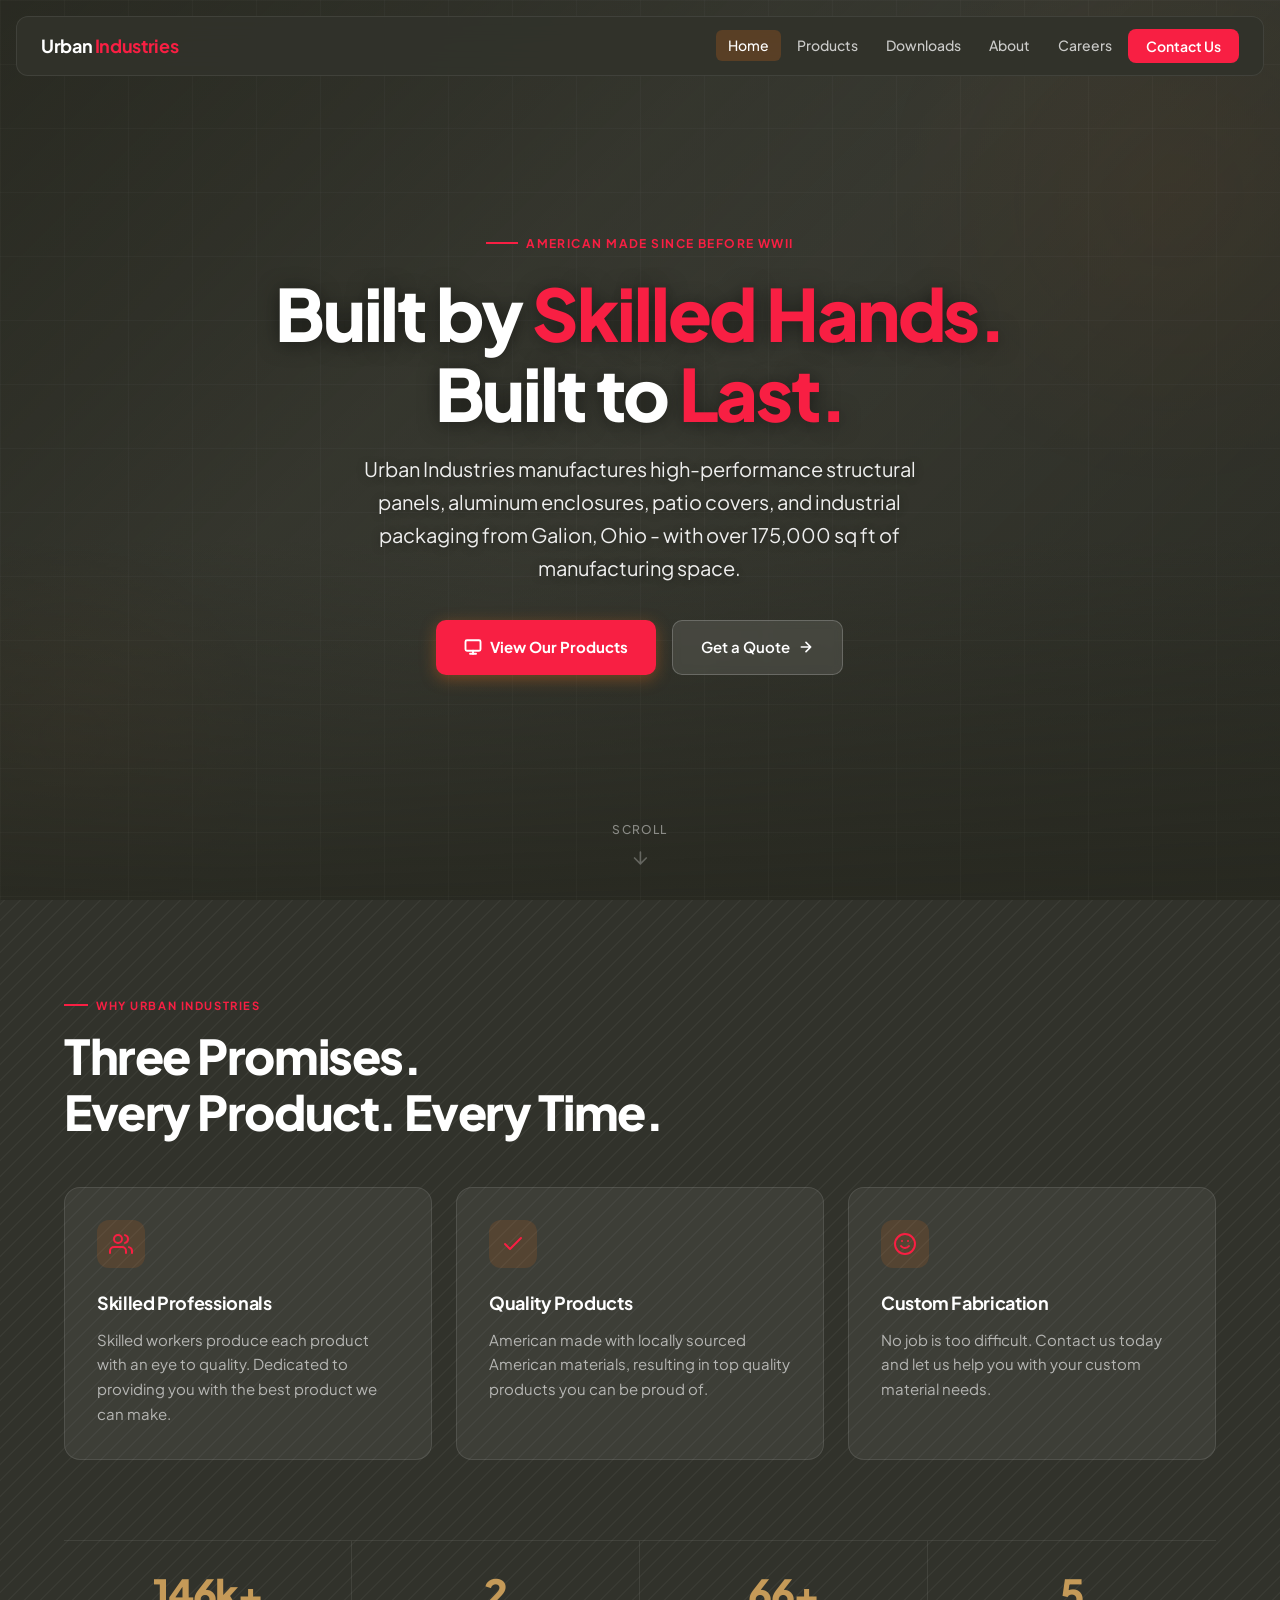
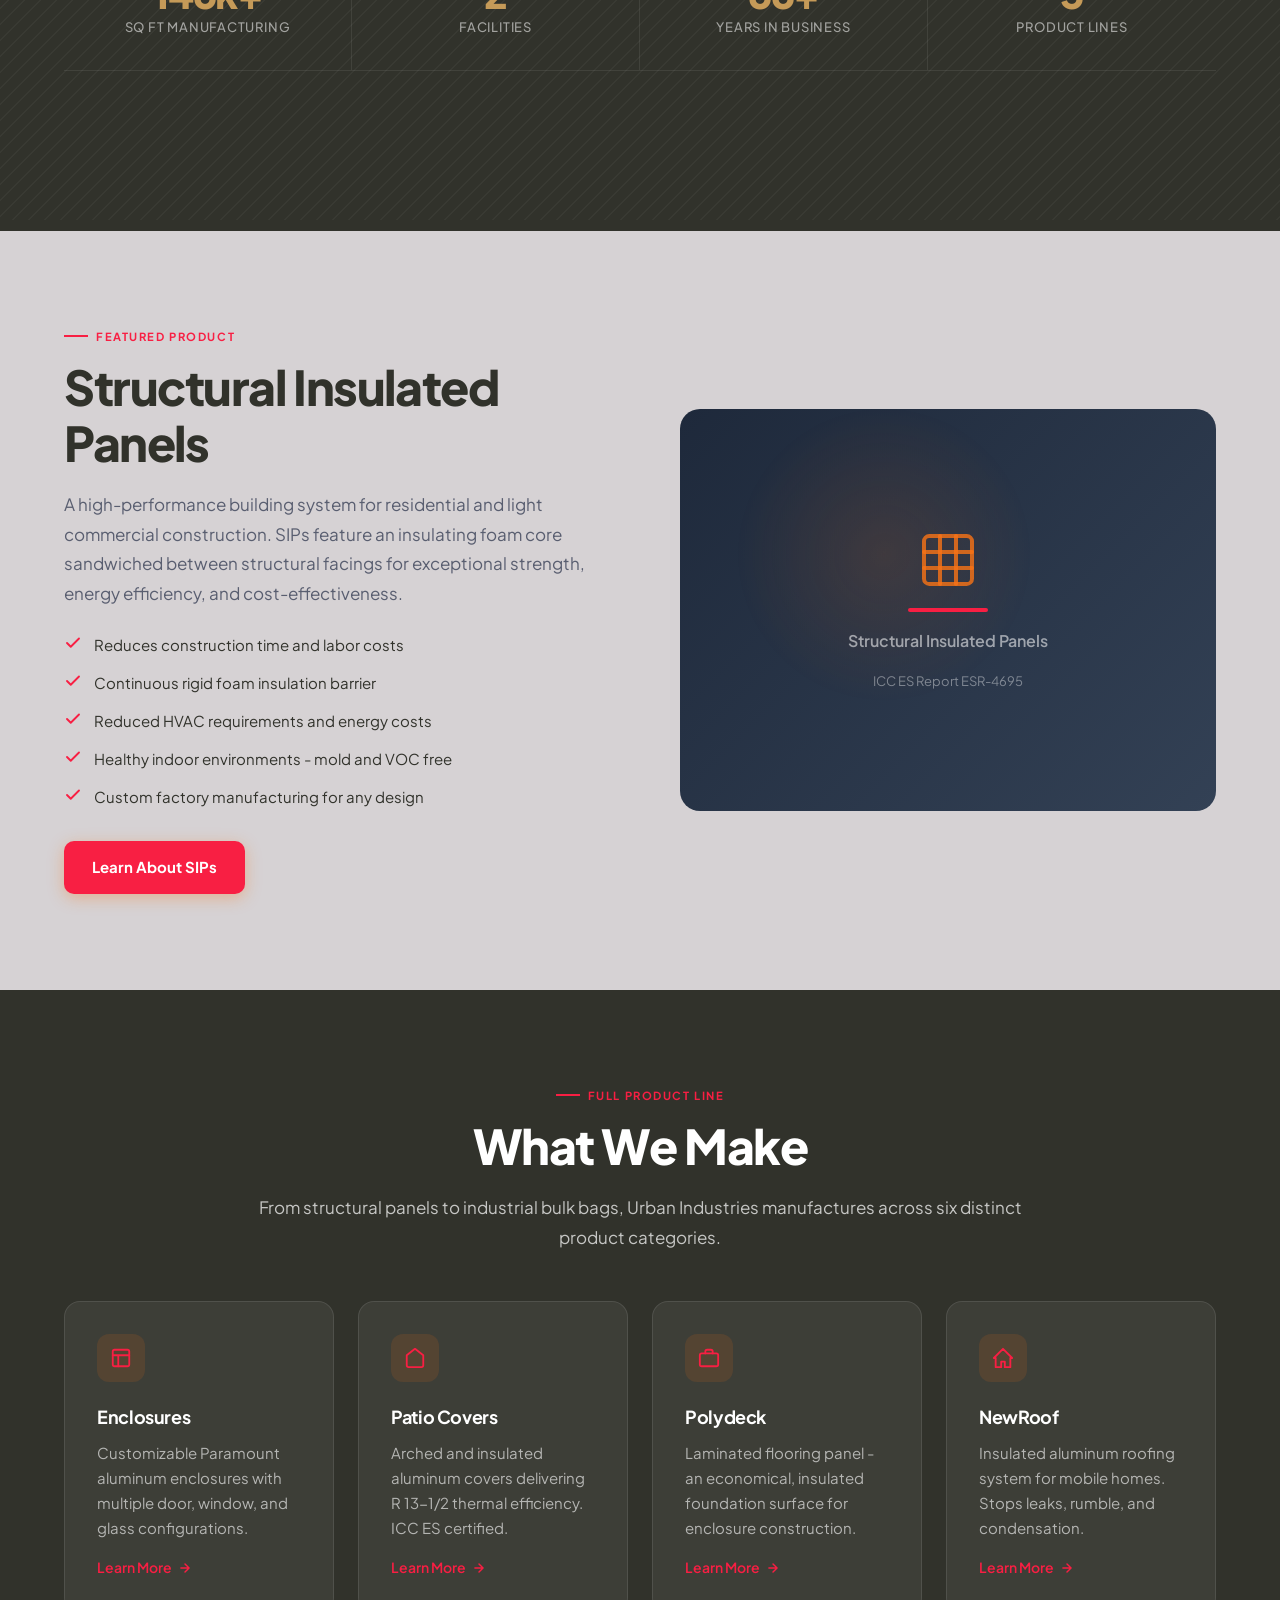
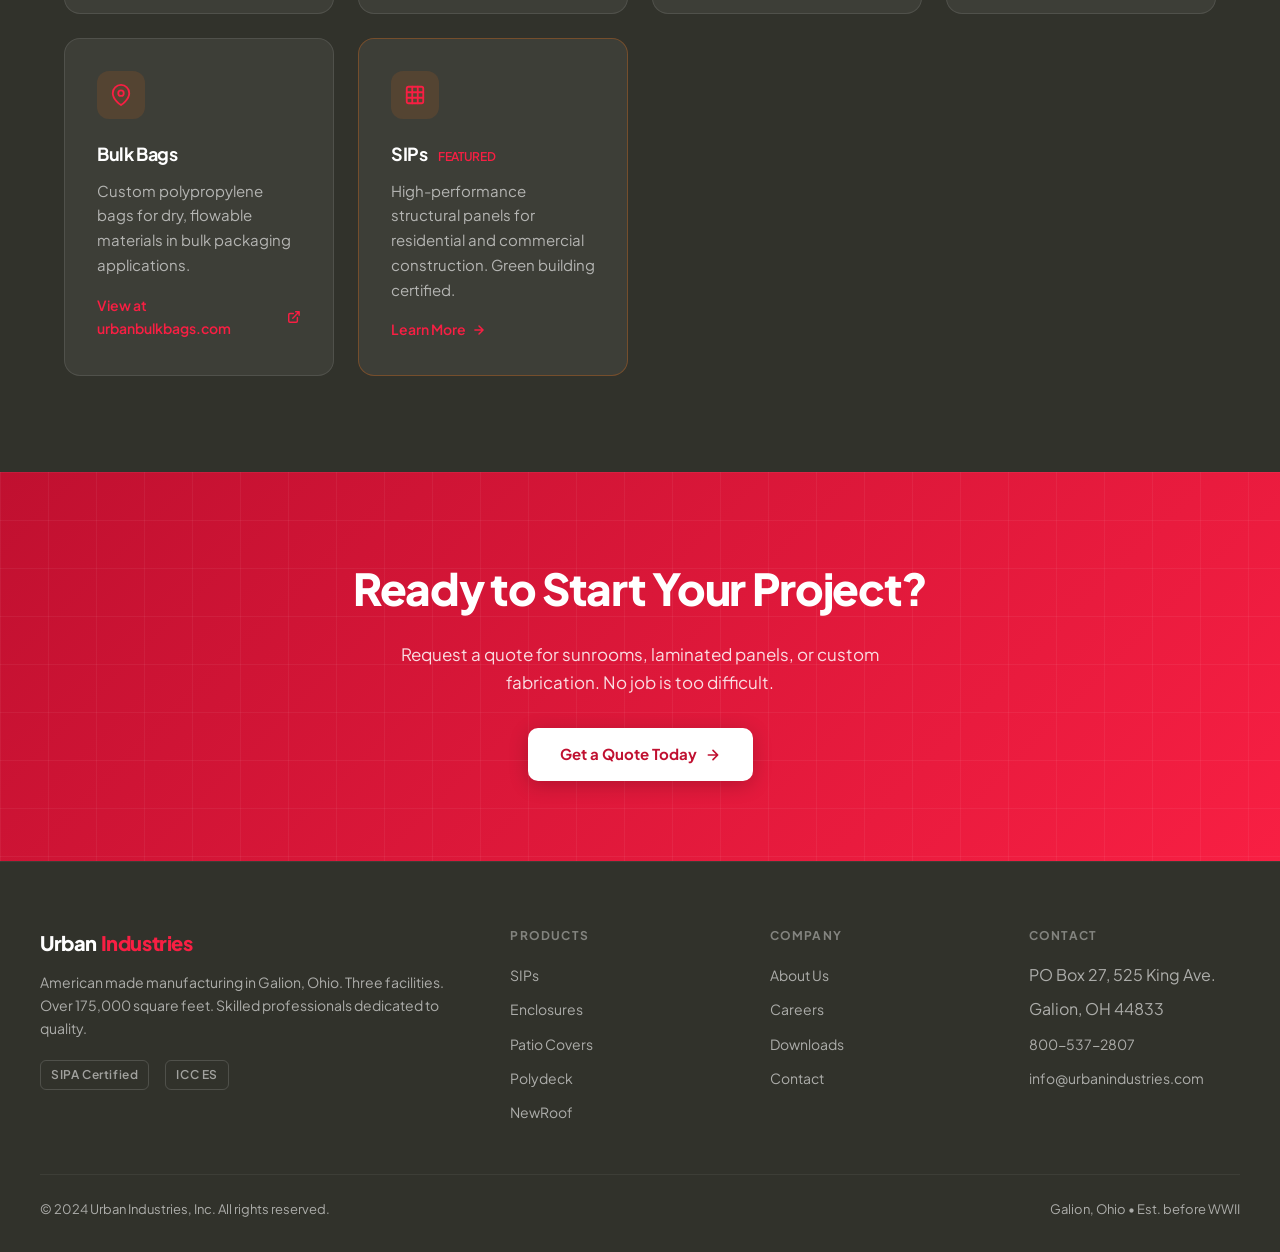
<file: site/index.html>
<!DOCTYPE html>
<html lang="en">
<head>
  <meta charset="UTF-8">
  <meta name="viewport" content="width=device-width, initial-scale=1.0">
  <title>Urban Industries, Inc. - American Made. Built to Last.</title>
  <meta name="description" content="Urban Industries manufactures high-performance SIPs, aluminum enclosures, patio covers, and more from Galion, Ohio. American made with locally sourced materials.">
  <link rel="stylesheet" href="assets/css/main.css">
</head>
<body>

<div class="scroll-progress" aria-hidden="true"></div>

<!-- Navigation -->
<nav class="nav" aria-label="Main navigation">
  <a href="index.html" class="nav-logo">Urban <span>Industries</span></a>
  <ul class="nav-links" id="nav-links">
    <li><a href="index.html">Home</a></li>
    <li><a href="products.html">Products</a></li>
    <li><a href="downloads.html">Downloads</a></li>
    <li><a href="about.html">About</a></li>
    <li><a href="careers.html">Careers</a></li>
    <li><a href="contact.html" class="nav-cta">Contact Us</a></li>
  </ul>
  <button class="nav-mobile-toggle" aria-label="Toggle menu" aria-expanded="false" aria-controls="nav-links">
    <svg width="22" height="22" viewBox="0 0 24 24" fill="none" stroke="currentColor" stroke-width="2" stroke-linecap="round">
      <line x1="3" y1="6" x2="21" y2="6"/><line x1="3" y1="12" x2="21" y2="12"/><line x1="3" y1="18" x2="21" y2="18"/>
    </svg>
  </button>
</nav>

<!-- ─── Chapter 1: Hero ─────────────────────────────────────── -->
<section class="parallax-hero" aria-label="Hero">
  <div class="parallax-bg" style="background: linear-gradient(135deg, #272820 0%, #3d3e35 40%, #31322B 100%), url('data:image/svg+xml,%3Csvg width=\'100\' height=\'100\' viewBox=\'0 0 100 100\' xmlns=\'http://www.w3.org/2000/svg\'%3E%3Cpath d=\'M11 18c3.866 0 7-3.134 7-7s-3.134-7-7-7-7 3.134-7 7 3.134 7 7 7zm48 25c3.866 0 7-3.134 7-7s-3.134-7-7-7-7 3.134-7 7 3.134 7 7 7zm-43-7c1.657 0 3-1.343 3-3s-1.343-3-3-3-3 1.343-3 3 1.343 3 3 3zm63 31c1.657 0 3-1.343 3-3s-1.343-3-3-3-3 1.343-3 3 1.343 3 3 3z\' fill=\'%23ffffff\' fill-opacity=\'0.02\' fill-rule=\'evenodd\'/%3E%3C/svg%3E');" aria-hidden="true"></div>
  <div class="hero-overlay" aria-hidden="true"></div>
  <div class="hero-grid-overlay" aria-hidden="true"></div>

  <!-- Floating shapes -->
  <div class="parallax-layer deco-circle" data-parallax="0.3" style="width:600px;height:600px;top:-10%;right:-15%;opacity:0.6;" aria-hidden="true"></div>
  <div class="parallax-layer deco-circle" data-parallax="0.15" style="width:400px;height:400px;bottom:-5%;left:-10%;opacity:0.5;" aria-hidden="true"></div>

  <div class="hero-content">
    <div class="hero-eyebrow">
      <span class="hero-eyebrow-line" aria-hidden="true"></span>
      American Made Since Before WWII
    </div>
    <h1 class="hero-title">
      Built by <em>Skilled Hands.</em><br>Built to <em>Last.</em>
    </h1>
    <p class="hero-subtitle">
      Urban Industries manufactures high-performance structural panels, aluminum enclosures, patio covers, and industrial packaging from Galion, Ohio - with over 175,000 sq ft of manufacturing space.
    </p>
    <div class="hero-actions">
      <a href="products.html" class="btn-primary">
        <svg width="18" height="18" viewBox="0 0 24 24" fill="none" stroke="currentColor" stroke-width="2.5" stroke-linecap="round" stroke-linejoin="round" aria-hidden="true"><rect x="2" y="3" width="20" height="14" rx="2"/><line x1="8" y1="21" x2="16" y2="21"/><line x1="12" y1="17" x2="12" y2="21"/></svg>
        View Our Products
      </a>
      <a href="contact.html" class="btn-secondary">
        Get a Quote
        <svg width="16" height="16" viewBox="0 0 24 24" fill="none" stroke="currentColor" stroke-width="2.5" stroke-linecap="round" stroke-linejoin="round" aria-hidden="true"><path d="M5 12h14M12 5l7 7-7 7"/></svg>
      </a>
    </div>
  </div>

  <div class="scroll-hint" aria-hidden="true">
    <span>Scroll</span>
    <svg width="20" height="20" viewBox="0 0 24 24" fill="none" stroke="currentColor" stroke-width="2" stroke-linecap="round" stroke-linejoin="round"><path d="M12 5v14M5 12l7 7 7-7"/></svg>
  </div>
</section>

<!-- ─── Chapter 2: Value Props ──────────────────────────────── -->
<section class="chapter chapter-dark" aria-labelledby="values-heading">
  <div class="parallax-layer deco-lines" data-parallax="0.08" style="inset:0;border-radius:0;" aria-hidden="true"></div>
  <div class="chapter-inner">
    <div class="reveal">
      <p class="section-label">Why Urban Industries</p>
      <h2 class="section-title section-title-light" id="values-heading">
        Three Promises.<br>Every Product. Every Time.
      </h2>
    </div>
    <div class="card-grid card-grid-3" style="margin-top:3rem;">
      <div class="card reveal reveal-delay-1">
        <div class="card-icon" aria-hidden="true">
          <svg width="24" height="24" viewBox="0 0 24 24" fill="none" stroke="currentColor" stroke-width="2" stroke-linecap="round" stroke-linejoin="round"><path d="M17 21v-2a4 4 0 0 0-4-4H5a4 4 0 0 0-4 4v2"/><circle cx="9" cy="7" r="4"/><path d="M23 21v-2a4 4 0 0 0-3-3.87M16 3.13a4 4 0 0 1 0 7.75"/></svg>
        </div>
        <h3 class="card-title card-title-light">Skilled Professionals</h3>
        <p class="card-text card-text-light">Skilled workers produce each product with an eye to quality. Dedicated to providing you with the best product we can make.</p>
      </div>
      <div class="card reveal reveal-delay-2">
        <div class="card-icon" aria-hidden="true">
          <svg width="24" height="24" viewBox="0 0 24 24" fill="none" stroke="currentColor" stroke-width="2" stroke-linecap="round" stroke-linejoin="round"><polyline points="20 6 9 17 4 12"/></svg>
        </div>
        <h3 class="card-title card-title-light">Quality Products</h3>
        <p class="card-text card-text-light">American made with locally sourced American materials, resulting in top quality products you can be proud of.</p>
      </div>
      <div class="card reveal reveal-delay-3">
        <div class="card-icon" aria-hidden="true">
          <svg width="24" height="24" viewBox="0 0 24 24" fill="none" stroke="currentColor" stroke-width="2" stroke-linecap="round" stroke-linejoin="round"><circle cx="12" cy="12" r="10"/><path d="M8 14s1.5 2 4 2 4-2 4-2"/><line x1="9" y1="9" x2="9.01" y2="9"/><line x1="15" y1="9" x2="15.01" y2="9"/></svg>
        </div>
        <h3 class="card-title card-title-light">Custom Fabrication</h3>
        <p class="card-text card-text-light">No job is too difficult. Contact us today and let us help you with your custom material needs.</p>
      </div>
    </div>
    <!-- Stats -->
    <div class="stats-strip reveal" style="margin-top:5rem;">
      <div class="stat-item">
        <div class="stat-number" data-count="175" data-suffix="k+" aria-label="175,000 plus square feet">0</div>
        <div class="stat-label">Sq Ft Manufacturing</div>
      </div>
      <div class="stat-item">
        <div class="stat-number" data-count="3" aria-label="3 facilities">0</div>
        <div class="stat-label">Facilities</div>
      </div>
      <div class="stat-item">
        <div class="stat-number" data-count="80" data-suffix="+" aria-label="80 plus years">0</div>
        <div class="stat-label">Years in Business</div>
      </div>
      <div class="stat-item">
        <div class="stat-number" data-count="6" aria-label="6 product lines">0</div>
        <div class="stat-label">Product Lines</div>
      </div>
    </div>
  </div>
</section>

<!-- ─── Chapter 3: SIPs Feature ────────────────────────────── -->
<section class="chapter chapter-mid" aria-labelledby="sips-heading">
  <div class="chapter-inner">
    <div class="split">
      <div>
        <div class="reveal">
          <p class="section-label">Featured Product</p>
          <h2 class="section-title section-title-dark" id="sips-heading">Structural Insulated Panels</h2>
          <p class="section-body section-body-dark">
            A high-performance building system for residential and light commercial construction. SIPs feature an insulating foam core sandwiched between structural facings for exceptional strength, energy efficiency, and cost-effectiveness.
          </p>
        </div>
        <ul class="feature-list reveal reveal-delay-1">
          <li>
            <svg width="18" height="18" viewBox="0 0 24 24" fill="none" stroke="currentColor" stroke-width="2.5" stroke-linecap="round" stroke-linejoin="round" aria-hidden="true"><polyline points="20 6 9 17 4 12"/></svg>
            Reduces construction time and labor costs
          </li>
          <li>
            <svg width="18" height="18" viewBox="0 0 24 24" fill="none" stroke="currentColor" stroke-width="2.5" stroke-linecap="round" stroke-linejoin="round" aria-hidden="true"><polyline points="20 6 9 17 4 12"/></svg>
            Continuous rigid foam insulation barrier
          </li>
          <li>
            <svg width="18" height="18" viewBox="0 0 24 24" fill="none" stroke="currentColor" stroke-width="2.5" stroke-linecap="round" stroke-linejoin="round" aria-hidden="true"><polyline points="20 6 9 17 4 12"/></svg>
            Reduced HVAC requirements and energy costs
          </li>
          <li>
            <svg width="18" height="18" viewBox="0 0 24 24" fill="none" stroke="currentColor" stroke-width="2.5" stroke-linecap="round" stroke-linejoin="round" aria-hidden="true"><polyline points="20 6 9 17 4 12"/></svg>
            Healthy indoor environments - mold and VOC free
          </li>
          <li>
            <svg width="18" height="18" viewBox="0 0 24 24" fill="none" stroke="currentColor" stroke-width="2.5" stroke-linecap="round" stroke-linejoin="round" aria-hidden="true"><polyline points="20 6 9 17 4 12"/></svg>
            Custom factory manufacturing for any design
          </li>
        </ul>
        <div class="reveal reveal-delay-2" style="margin-top:2rem;">
          <a href="products/sips.html" class="btn-primary">Learn About SIPs</a>
        </div>
      </div>
      <div class="visual-block reveal reveal-delay-1" style="background: linear-gradient(135deg, #1E293B 0%, #334155 100%);">
        <div class="parallax-layer deco-circle" data-parallax="0.2" style="width:300px;height:300px;top:10%;left:10%;" aria-hidden="true"></div>
        <div class="visual-block-inner">
          <svg width="64" height="64" viewBox="0 0 24 24" fill="none" stroke="rgba(249,115,22,0.8)" stroke-width="1.5" stroke-linecap="round" stroke-linejoin="round" aria-hidden="true"><rect x="3" y="3" width="18" height="18" rx="2"/><line x1="3" y1="9" x2="21" y2="9"/><line x1="3" y1="15" x2="21" y2="15"/><line x1="9" y1="3" x2="9" y2="21"/><line x1="15" y1="3" x2="15" y2="21"/></svg>
          <div class="visual-accent"></div>
          <p class="visual-label">Structural Insulated Panels</p>
          <p style="color:rgba(255,255,255,0.4);font-size:0.8125rem;">ICC ES Report ESR-4695</p>
        </div>
      </div>
    </div>
  </div>
</section>

<!-- ─── Chapter 4: Product Grid ────────────────────────────── -->
<section class="chapter chapter-dark" aria-labelledby="products-heading">
  <div class="chapter-inner">
    <div class="reveal" style="text-align:center;margin-bottom:1rem;">
      <p class="section-label" style="justify-content:center;">Full Product Line</p>
      <h2 class="section-title section-title-light" id="products-heading">What We Make</h2>
      <p class="section-body section-body-light" style="margin:0 auto;text-align:center;">
        From structural panels to industrial bulk bags, Urban Industries manufactures across six distinct product categories.
      </p>
    </div>
    <div class="card-grid card-grid-3">
      <a href="products/enclosures.html" class="card reveal reveal-delay-1" style="text-decoration:none;">
        <div class="card-icon" aria-hidden="true">
          <svg width="22" height="22" viewBox="0 0 24 24" fill="none" stroke="currentColor" stroke-width="2" stroke-linecap="round" stroke-linejoin="round"><rect x="3" y="3" width="18" height="18" rx="2"/><path d="M3 9h18M9 21V9"/></svg>
        </div>
        <h3 class="card-title card-title-light">Enclosures</h3>
        <p class="card-text card-text-light">Customizable Paramount aluminum enclosures with multiple door, window, and glass configurations.</p>
        <span class="card-link" aria-label="Learn more about Enclosures">
          Learn More
          <svg width="14" height="14" viewBox="0 0 24 24" fill="none" stroke="currentColor" stroke-width="2.5" stroke-linecap="round" stroke-linejoin="round" aria-hidden="true"><path d="M5 12h14M12 5l7 7-7 7"/></svg>
        </span>
      </a>
      <a href="products/covers.html" class="card reveal reveal-delay-2" style="text-decoration:none;">
        <div class="card-icon" aria-hidden="true">
          <svg width="22" height="22" viewBox="0 0 24 24" fill="none" stroke="currentColor" stroke-width="2" stroke-linecap="round" stroke-linejoin="round"><path d="M3 9l9-7 9 7v11a2 2 0 0 1-2 2H5a2 2 0 0 1-2-2z"/></svg>
        </div>
        <h3 class="card-title card-title-light">Patio Covers</h3>
        <p class="card-text card-text-light">Arched and insulated aluminum covers delivering R 13-1/2 thermal efficiency. ICC ES certified.</p>
        <span class="card-link" aria-label="Learn more about Patio Covers">
          Learn More
          <svg width="14" height="14" viewBox="0 0 24 24" fill="none" stroke="currentColor" stroke-width="2.5" stroke-linecap="round" stroke-linejoin="round" aria-hidden="true"><path d="M5 12h14M12 5l7 7-7 7"/></svg>
        </span>
      </a>
      <a href="products/polydeck.html" class="card reveal reveal-delay-3" style="text-decoration:none;">
        <div class="card-icon" aria-hidden="true">
          <svg width="22" height="22" viewBox="0 0 24 24" fill="none" stroke="currentColor" stroke-width="2" stroke-linecap="round" stroke-linejoin="round"><rect x="2" y="7" width="20" height="14" rx="2"/><path d="M16 7V5a2 2 0 0 0-2-2h-4a2 2 0 0 0-2 2v2"/></svg>
        </div>
        <h3 class="card-title card-title-light">Polydeck</h3>
        <p class="card-text card-text-light">Laminated flooring panel - an economical, insulated foundation surface for enclosure construction.</p>
        <span class="card-link" aria-label="Learn more about Polydeck">
          Learn More
          <svg width="14" height="14" viewBox="0 0 24 24" fill="none" stroke="currentColor" stroke-width="2.5" stroke-linecap="round" stroke-linejoin="round" aria-hidden="true"><path d="M5 12h14M12 5l7 7-7 7"/></svg>
        </span>
      </a>
      <a href="products/newroof.html" class="card reveal reveal-delay-1" style="text-decoration:none;">
        <div class="card-icon" aria-hidden="true">
          <svg width="22" height="22" viewBox="0 0 24 24" fill="none" stroke="currentColor" stroke-width="2" stroke-linecap="round" stroke-linejoin="round"><polygon points="12 2 22 12 20 12 20 22 14 22 14 16 10 16 10 22 4 22 4 12 2 12 12 2"/></svg>
        </div>
        <h3 class="card-title card-title-light">NewRoof</h3>
        <p class="card-text card-text-light">Insulated aluminum roofing system for mobile homes. Stops leaks, rumble, and condensation.</p>
        <span class="card-link" aria-label="Learn more about NewRoof">
          Learn More
          <svg width="14" height="14" viewBox="0 0 24 24" fill="none" stroke="currentColor" stroke-width="2.5" stroke-linecap="round" stroke-linejoin="round" aria-hidden="true"><path d="M5 12h14M12 5l7 7-7 7"/></svg>
        </span>
      </a>
      <a href="products.html" class="card reveal reveal-delay-2" style="text-decoration:none;">
        <div class="card-icon" aria-hidden="true">
          <svg width="22" height="22" viewBox="0 0 24 24" fill="none" stroke="currentColor" stroke-width="2" stroke-linecap="round" stroke-linejoin="round"><path d="M21 10c0 7-9 13-9 13s-9-6-9-13a9 9 0 0 1 18 0z"/><circle cx="12" cy="10" r="3"/></svg>
        </div>
        <h3 class="card-title card-title-light">Bulk Bags</h3>
        <p class="card-text card-text-light">Custom polypropylene bags for dry, flowable materials in bulk packaging applications.</p>
        <span class="card-link" aria-label="Learn more about Bulk Bags">
          View at urbanbulkbags.com
          <svg width="14" height="14" viewBox="0 0 24 24" fill="none" stroke="currentColor" stroke-width="2.5" stroke-linecap="round" stroke-linejoin="round" aria-hidden="true"><path d="M18 13v6a2 2 0 0 1-2 2H5a2 2 0 0 1-2-2V8a2 2 0 0 1 2-2h6M15 3h6v6M10 14L21 3"/></svg>
        </span>
      </a>
      <a href="products/sips.html" class="card reveal reveal-delay-3" style="text-decoration:none;border-color:rgba(249,115,22,0.3);">
        <div class="card-icon" aria-hidden="true">
          <svg width="22" height="22" viewBox="0 0 24 24" fill="none" stroke="currentColor" stroke-width="2" stroke-linecap="round" stroke-linejoin="round"><rect x="3" y="3" width="18" height="18" rx="2"/><line x1="3" y1="9" x2="21" y2="9"/><line x1="3" y1="15" x2="21" y2="15"/><line x1="9" y1="3" x2="9" y2="21"/><line x1="15" y1="3" x2="15" y2="21"/></svg>
        </div>
        <h3 class="card-title card-title-light">SIPs <span style="color:var(--color-cta);font-size:0.75rem;font-weight:600;margin-left:0.5rem;">FEATURED</span></h3>
        <p class="card-text card-text-light">High-performance structural panels for residential and commercial construction. Green building certified.</p>
        <span class="card-link" aria-label="Learn more about SIPs">
          Learn More
          <svg width="14" height="14" viewBox="0 0 24 24" fill="none" stroke="currentColor" stroke-width="2.5" stroke-linecap="round" stroke-linejoin="round" aria-hidden="true"><path d="M5 12h14M12 5l7 7-7 7"/></svg>
        </span>
      </a>
    </div>
  </div>
</section>

<!-- ─── Chapter 5: CTA ──────────────────────────────────────── -->
<div class="cta-band">
  <h2 class="cta-band-title reveal">Ready to Start Your Project?</h2>
  <p class="cta-band-text reveal reveal-delay-1">Request a quote for sunrooms, laminated panels, or custom fabrication. No job is too difficult.</p>
  <a href="contact.html" class="btn-white reveal reveal-delay-2">
    Get a Quote Today
    <svg width="16" height="16" viewBox="0 0 24 24" fill="none" stroke="currentColor" stroke-width="2.5" stroke-linecap="round" stroke-linejoin="round" aria-hidden="true"><path d="M5 12h14M12 5l7 7-7 7"/></svg>
  </a>
</div>

<!-- Footer -->
<footer class="footer" aria-label="Site footer">
  <div class="footer-inner">
    <div class="footer-grid">
      <div>
        <div class="footer-brand">Urban <span>Industries</span></div>
        <p class="footer-tagline">American made manufacturing in Galion, Ohio. Three facilities. Over 175,000 square feet. Skilled professionals dedicated to quality.</p>
        <div class="footer-certs" style="margin-top:1.25rem;">
          <span class="cert-badge">SIPA Certified</span>
          <span class="cert-badge">ICC ES</span>
        </div>
      </div>
      <div>
        <p class="footer-heading">Products</p>
        <ul class="footer-links">
          <li><a href="products/sips.html">SIPs</a></li>
          <li><a href="products/enclosures.html">Enclosures</a></li>
          <li><a href="products/covers.html">Patio Covers</a></li>
          <li><a href="products/polydeck.html">Polydeck</a></li>
          <li><a href="products/newroof.html">NewRoof</a></li>
        </ul>
      </div>
      <div>
        <p class="footer-heading">Company</p>
        <ul class="footer-links">
          <li><a href="about.html">About Us</a></li>
          <li><a href="careers.html">Careers</a></li>
          <li><a href="downloads.html">Downloads</a></li>
          <li><a href="contact.html">Contact</a></li>
        </ul>
      </div>
      <div>
        <p class="footer-heading">Contact</p>
        <address style="font-style:normal;">
          <ul class="footer-links">
            <li><span style="color:rgba(255,255,255,0.6)">PO Box 27, 525 King Ave.</span></li>
            <li><span style="color:rgba(255,255,255,0.6)">Galion, OH 44833</span></li>
            <li><a href="tel:8005372807">800-537-2807</a></li>
            <li><a href="mailto:info@urbanindustries.com">info@urbanindustries.com</a></li>
          </ul>
        </address>
      </div>
    </div>
    <div class="footer-bottom">
      <p>&copy; 2024 Urban Industries, Inc. All rights reserved.</p>
      <p>Galion, Ohio &bull; Est. before WWII</p>
    </div>
  </div>
</footer>

<script src="assets/js/main.js"></script>
</body>
</html>
</file>
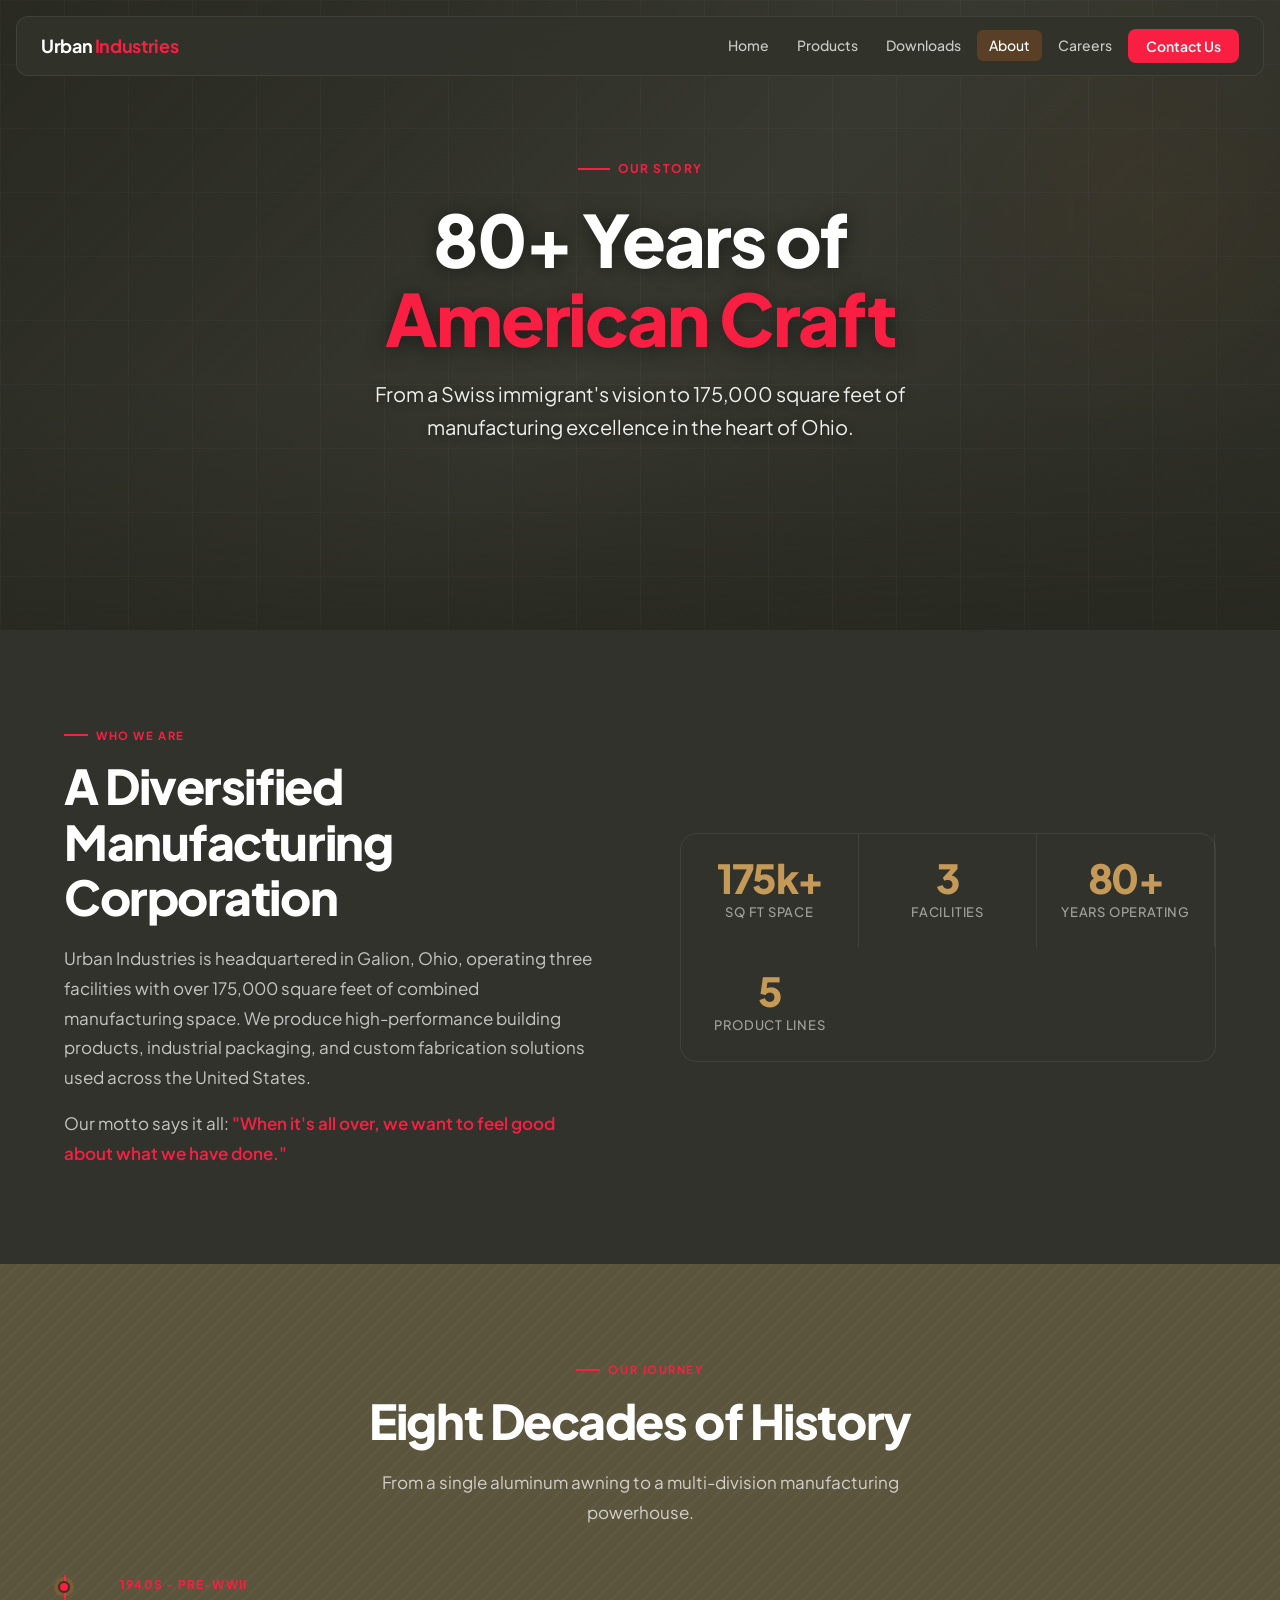
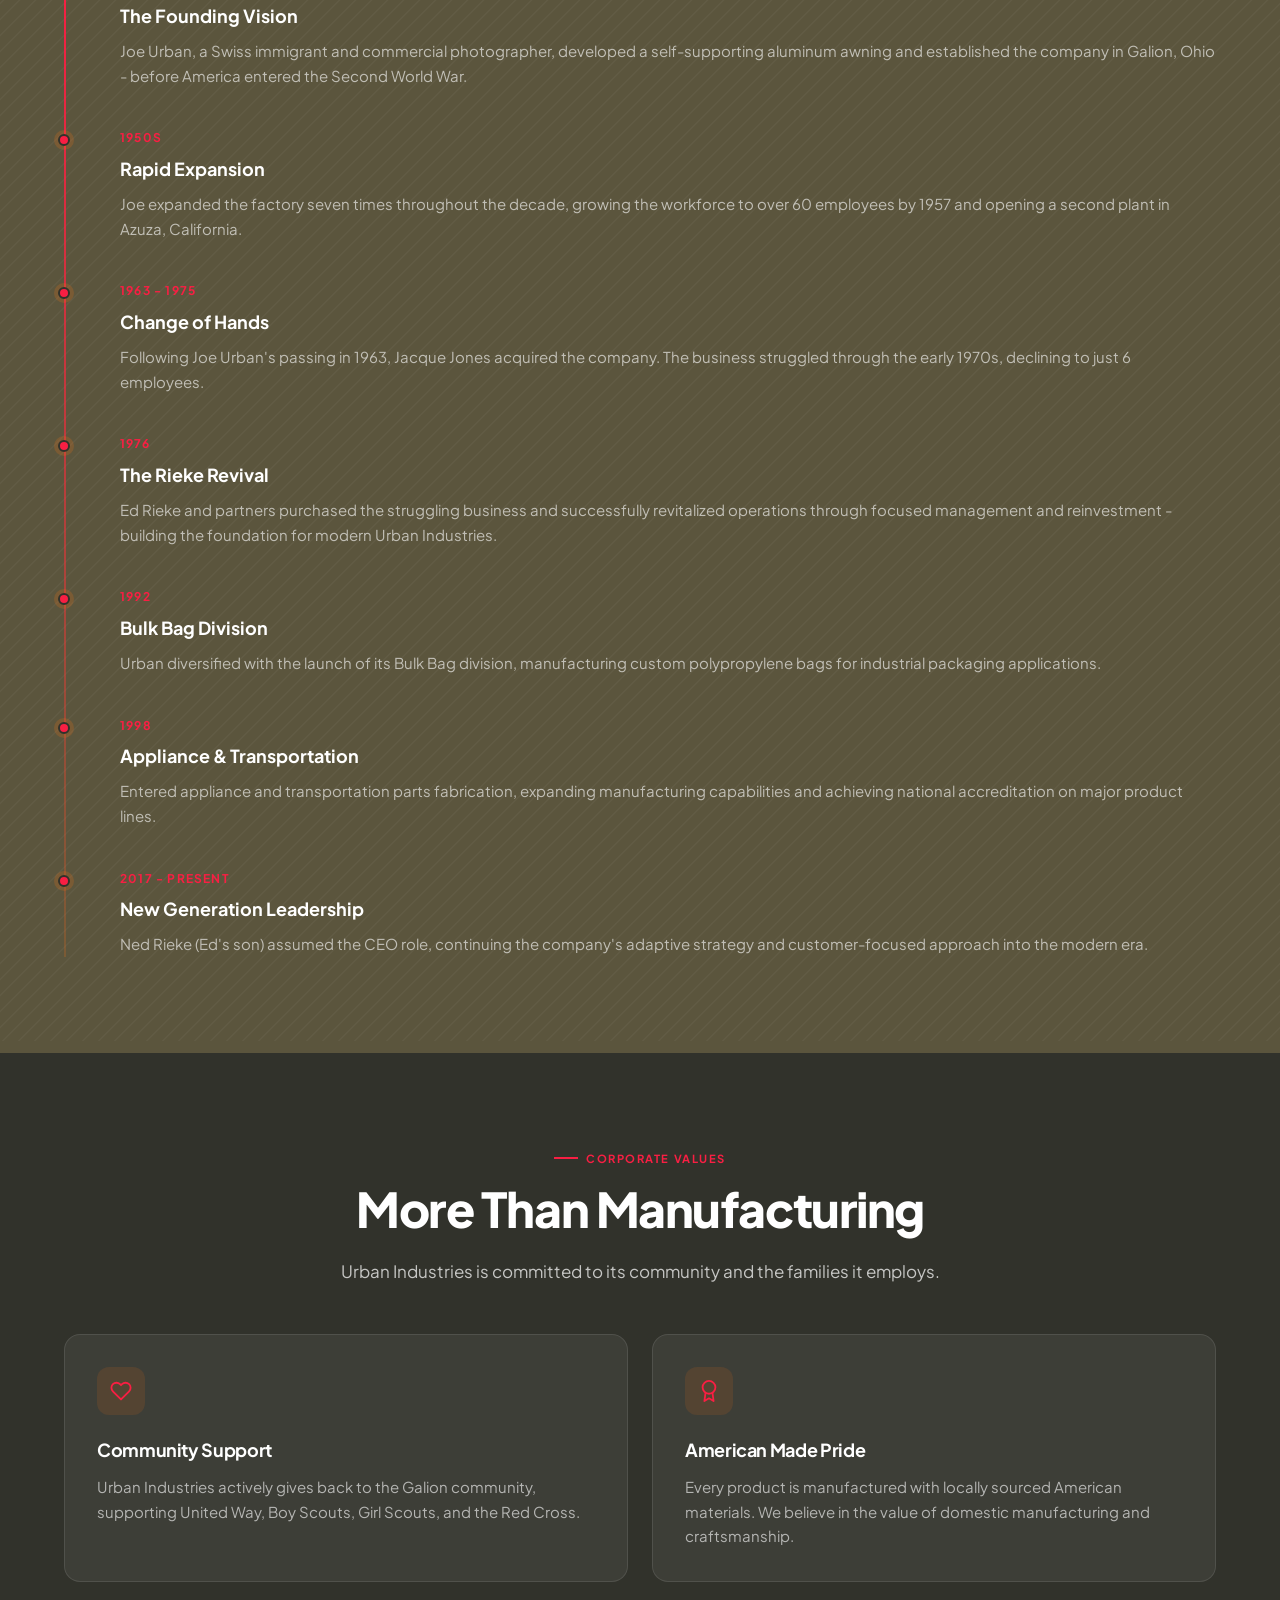
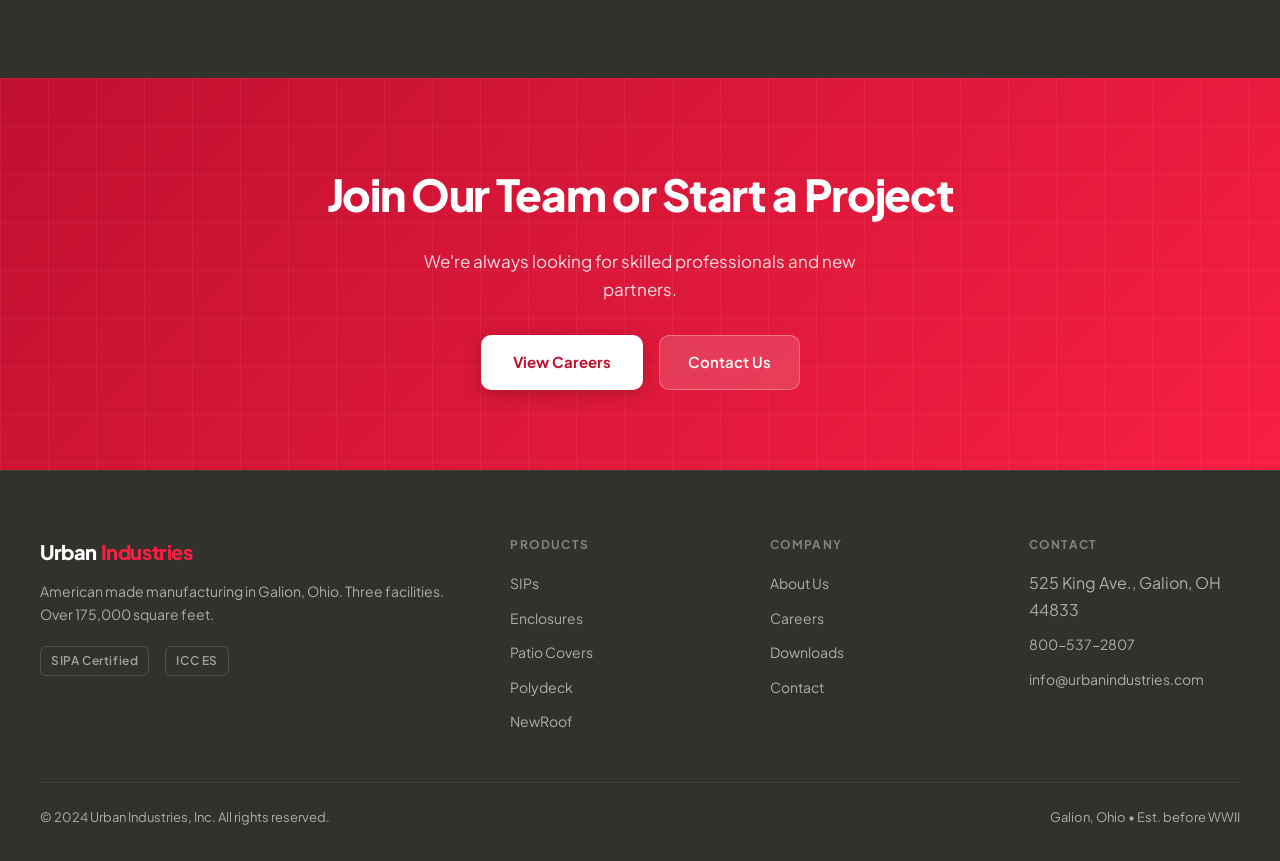
<file: site/about.html>
<!DOCTYPE html>
<html lang="en">
<head>
  <meta charset="UTF-8">
  <meta name="viewport" content="width=device-width, initial-scale=1.0">
  <title>About Us - Urban Industries, Inc.</title>
  <meta name="description" content="The story of Urban Industries - from a Swiss immigrant's aluminum awning invention in pre-WWII Ohio to a 175,000 sq ft diversified manufacturer.">
  <link rel="stylesheet" href="assets/css/main.css">
</head>
<body>

<div class="scroll-progress" aria-hidden="true"></div>

<nav class="nav" aria-label="Main navigation">
  <a href="index.html" class="nav-logo">Urban <span>Industries</span></a>
  <ul class="nav-links" id="nav-links">
    <li><a href="index.html">Home</a></li>
    <li><a href="products.html">Products</a></li>
    <li><a href="downloads.html">Downloads</a></li>
    <li><a href="about.html">About</a></li>
    <li><a href="careers.html">Careers</a></li>
    <li><a href="contact.html" class="nav-cta">Contact Us</a></li>
  </ul>
  <button class="nav-mobile-toggle" aria-label="Toggle menu" aria-expanded="false" aria-controls="nav-links">
    <svg width="22" height="22" viewBox="0 0 24 24" fill="none" stroke="currentColor" stroke-width="2" stroke-linecap="round"><line x1="3" y1="6" x2="21" y2="6"/><line x1="3" y1="12" x2="21" y2="12"/><line x1="3" y1="18" x2="21" y2="18"/></svg>
  </button>
</nav>

<!-- Hero -->
<section class="parallax-hero" style="height:70vh;min-height:480px;" aria-label="About page hero">
  <div class="parallax-bg" style="background:linear-gradient(135deg,#272820 0%,#3d3e35 50%,#31322B 100%);" aria-hidden="true"></div>
  <div class="hero-overlay" aria-hidden="true"></div>
  <div class="hero-grid-overlay" aria-hidden="true"></div>
  <div class="parallax-layer deco-circle" data-parallax="0.25" style="width:500px;height:500px;top:-5%;right:-10%;opacity:0.7;" aria-hidden="true"></div>
  <div class="hero-content">
    <div class="hero-eyebrow">
      <span class="hero-eyebrow-line" aria-hidden="true"></span>
      Our Story
    </div>
    <h1 class="hero-title">80+ Years of<br><em>American Craft</em></h1>
    <p class="hero-subtitle">From a Swiss immigrant's vision to 175,000 square feet of manufacturing excellence in the heart of Ohio.</p>
  </div>
</section>

<!-- Chapter 1: Overview -->
<section class="chapter chapter-dark" aria-labelledby="overview-heading">
  <div class="chapter-inner">
    <div class="split">
      <div>
        <div class="reveal">
          <p class="section-label">Who We Are</p>
          <h2 class="section-title section-title-light" id="overview-heading">A Diversified Manufacturing Corporation</h2>
          <p class="section-body section-body-light">
            Urban Industries is headquartered in Galion, Ohio, operating three facilities with over 175,000 square feet of combined manufacturing space. We produce high-performance building products, industrial packaging, and custom fabrication solutions used across the United States.
          </p>
          <p class="section-body section-body-light" style="margin-top:1rem;">
            Our motto says it all: <em style="color:var(--color-cta);font-style:normal;font-weight:600;">"When it's all over, we want to feel good about what we have done."</em>
          </p>
        </div>
      </div>
      <div class="reveal reveal-delay-1">
        <div class="stats-strip" style="border:1px solid rgba(255,255,255,0.08);border-radius:16px;margin:0;">
          <div class="stat-item" style="padding:1.5rem;">
            <div class="stat-number" data-count="175" data-suffix="k+">0</div>
            <div class="stat-label">Sq Ft Space</div>
          </div>
          <div class="stat-item" style="padding:1.5rem;">
            <div class="stat-number" data-count="3">0</div>
            <div class="stat-label">Facilities</div>
          </div>
          <div class="stat-item" style="padding:1.5rem;">
            <div class="stat-number" data-count="80" data-suffix="+">0</div>
            <div class="stat-label">Years Operating</div>
          </div>
          <div class="stat-item" style="padding:1.5rem;border-right:none;">
            <div class="stat-number" data-count="6">0</div>
            <div class="stat-label">Product Lines</div>
          </div>
        </div>
      </div>
    </div>
  </div>
</section>

<!-- Chapter 2: History Timeline -->
<section class="chapter chapter-steel" aria-labelledby="history-heading">
  <div class="parallax-layer deco-lines" data-parallax="0.06" style="inset:0;" aria-hidden="true"></div>
  <div class="chapter-inner">
    <div class="reveal" style="text-align:center;max-width:600px;margin:0 auto 1rem;">
      <p class="section-label" style="justify-content:center;">Our Journey</p>
      <h2 class="section-title section-title-light" id="history-heading">Eight Decades of History</h2>
      <p class="section-body section-body-light" style="text-align:center;">From a single aluminum awning to a multi-division manufacturing powerhouse.</p>
    </div>
    <div class="timeline reveal reveal-delay-1">
      <div class="timeline-item">
        <div class="timeline-date">1940s - Pre-WWII</div>
        <div class="timeline-heading">The Founding Vision</div>
        <p class="timeline-text">Joe Urban, a Swiss immigrant and commercial photographer, developed a self-supporting aluminum awning and established the company in Galion, Ohio - before America entered the Second World War.</p>
      </div>
      <div class="timeline-item">
        <div class="timeline-date">1950s</div>
        <div class="timeline-heading">Rapid Expansion</div>
        <p class="timeline-text">Joe expanded the factory seven times throughout the decade, growing the workforce to over 60 employees by 1957 and opening a second plant in Azuza, California.</p>
      </div>
      <div class="timeline-item">
        <div class="timeline-date">1963 - 1975</div>
        <div class="timeline-heading">Change of Hands</div>
        <p class="timeline-text">Following Joe Urban's passing in 1963, Jacque Jones acquired the company. The business struggled through the early 1970s, declining to just 6 employees.</p>
      </div>
      <div class="timeline-item">
        <div class="timeline-date">1976</div>
        <div class="timeline-heading">The Rieke Revival</div>
        <p class="timeline-text">Ed Rieke and partners purchased the struggling business and successfully revitalized operations through focused management and reinvestment - building the foundation for modern Urban Industries.</p>
      </div>
      <div class="timeline-item">
        <div class="timeline-date">1992</div>
        <div class="timeline-heading">Bulk Bag Division</div>
        <p class="timeline-text">Urban diversified with the launch of its Bulk Bag division, manufacturing custom polypropylene bags for industrial packaging applications.</p>
      </div>
      <div class="timeline-item">
        <div class="timeline-date">1998</div>
        <div class="timeline-heading">Appliance &amp; Transportation</div>
        <p class="timeline-text">Entered appliance and transportation parts fabrication, expanding manufacturing capabilities and achieving national accreditation on major product lines.</p>
      </div>
      <div class="timeline-item" style="padding-bottom:0;">
        <div class="timeline-date">2017 - Present</div>
        <div class="timeline-heading">New Generation Leadership</div>
        <p class="timeline-text">Ned Rieke (Ed's son) assumed the CEO role, continuing the company's adaptive strategy and customer-focused approach into the modern era.</p>
      </div>
    </div>
  </div>
</section>

<!-- Chapter 3: Values -->
<section class="chapter chapter-dark" aria-labelledby="values-heading">
  <div class="chapter-inner">
    <div class="reveal" style="text-align:center;max-width:600px;margin:0 auto 3rem;">
      <p class="section-label" style="justify-content:center;">Corporate Values</p>
      <h2 class="section-title section-title-light" id="values-heading">More Than Manufacturing</h2>
      <p class="section-body section-body-light" style="text-align:center;">Urban Industries is committed to its community and the families it employs.</p>
    </div>
    <div class="card-grid card-grid-2 reveal reveal-delay-1">
      <div class="card">
        <div class="card-icon" aria-hidden="true">
          <svg width="22" height="22" viewBox="0 0 24 24" fill="none" stroke="currentColor" stroke-width="2" stroke-linecap="round" stroke-linejoin="round"><path d="M20.84 4.61a5.5 5.5 0 0 0-7.78 0L12 5.67l-1.06-1.06a5.5 5.5 0 0 0-7.78 7.78l1.06 1.06L12 21.23l7.78-7.78 1.06-1.06a5.5 5.5 0 0 0 0-7.78z"/></svg>
        </div>
        <h3 class="card-title card-title-light">Community Support</h3>
        <p class="card-text card-text-light">Urban Industries actively gives back to the Galion community, supporting United Way, Boy Scouts, Girl Scouts, and the Red Cross.</p>
      </div>
      <div class="card">
        <div class="card-icon" aria-hidden="true">
          <svg width="22" height="22" viewBox="0 0 24 24" fill="none" stroke="currentColor" stroke-width="2" stroke-linecap="round" stroke-linejoin="round"><circle cx="12" cy="8" r="7"/><polyline points="8.21 13.89 7 23 12 20 17 23 15.79 13.88"/></svg>
        </div>
        <h3 class="card-title card-title-light">American Made Pride</h3>
        <p class="card-text card-text-light">Every product is manufactured with locally sourced American materials. We believe in the value of domestic manufacturing and craftsmanship.</p>
      </div>
    </div>
  </div>
</section>

<!-- CTA Band -->
<div class="cta-band">
  <h2 class="cta-band-title reveal">Join Our Team or Start a Project</h2>
  <p class="cta-band-text reveal reveal-delay-1">We're always looking for skilled professionals and new partners.</p>
  <div style="display:flex;gap:1rem;justify-content:center;flex-wrap:wrap;position:relative;">
    <a href="careers.html" class="btn-white reveal reveal-delay-2">View Careers</a>
    <a href="contact.html" class="btn-secondary reveal reveal-delay-3" style="background:rgba(255,255,255,0.15);border-color:rgba(255,255,255,0.3);">Contact Us</a>
  </div>
</div>

<footer class="footer" aria-label="Site footer">
  <div class="footer-inner">
    <div class="footer-grid">
      <div>
        <div class="footer-brand">Urban <span>Industries</span></div>
        <p class="footer-tagline">American made manufacturing in Galion, Ohio. Three facilities. Over 175,000 square feet.</p>
        <div class="footer-certs" style="margin-top:1.25rem;"><span class="cert-badge">SIPA Certified</span><span class="cert-badge">ICC ES</span></div>
      </div>
      <div>
        <p class="footer-heading">Products</p>
        <ul class="footer-links">
          <li><a href="products/sips.html">SIPs</a></li>
          <li><a href="products/enclosures.html">Enclosures</a></li>
          <li><a href="products/covers.html">Patio Covers</a></li>
          <li><a href="products/polydeck.html">Polydeck</a></li>
          <li><a href="products/newroof.html">NewRoof</a></li>
        </ul>
      </div>
      <div>
        <p class="footer-heading">Company</p>
        <ul class="footer-links">
          <li><a href="about.html">About Us</a></li>
          <li><a href="careers.html">Careers</a></li>
          <li><a href="downloads.html">Downloads</a></li>
          <li><a href="contact.html">Contact</a></li>
        </ul>
      </div>
      <div>
        <p class="footer-heading">Contact</p>
        <ul class="footer-links">
          <li><span style="color:rgba(255,255,255,0.6)">525 King Ave., Galion, OH 44833</span></li>
          <li><a href="tel:8005372807">800-537-2807</a></li>
          <li><a href="mailto:info@urbanindustries.com">info@urbanindustries.com</a></li>
        </ul>
      </div>
    </div>
    <div class="footer-bottom">
      <p>&copy; 2024 Urban Industries, Inc. All rights reserved.</p>
      <p>Galion, Ohio &bull; Est. before WWII</p>
    </div>
  </div>
</footer>

<script src="assets/js/main.js"></script>
</body>
</html>
</file>
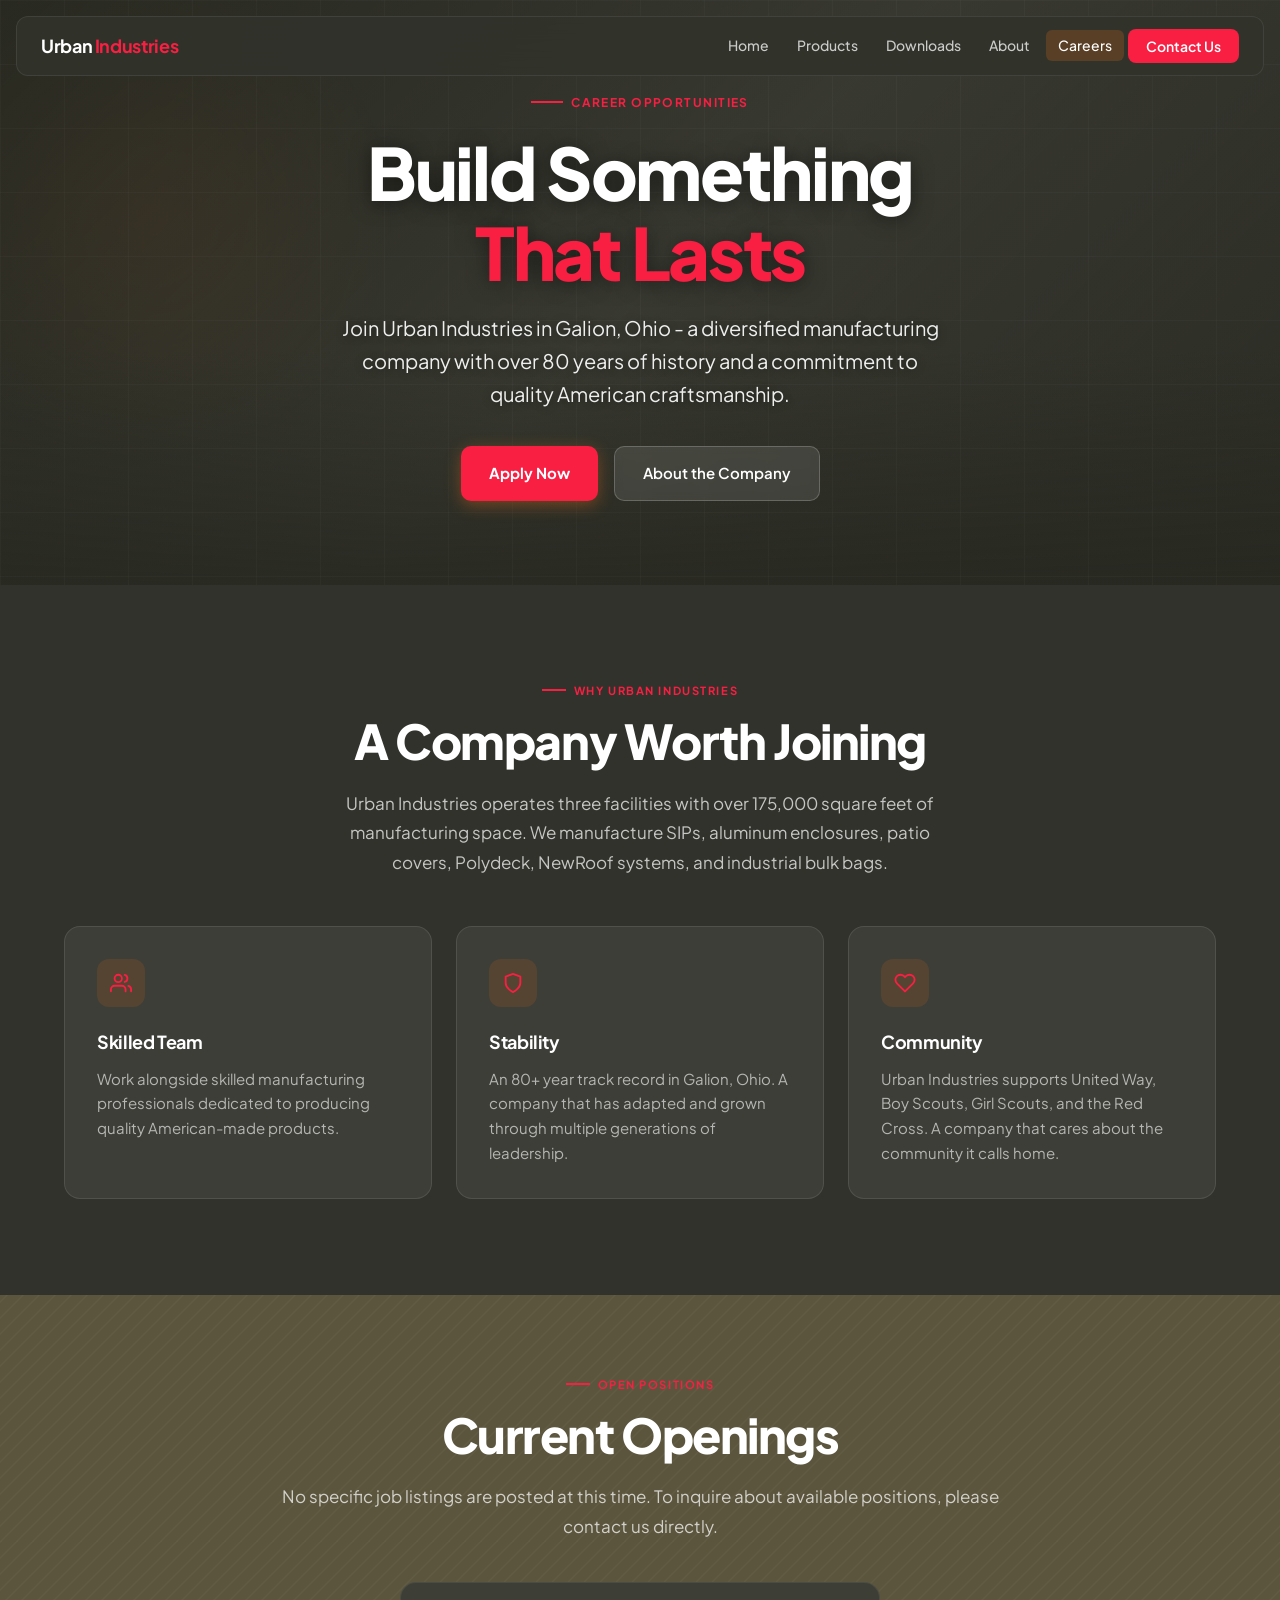
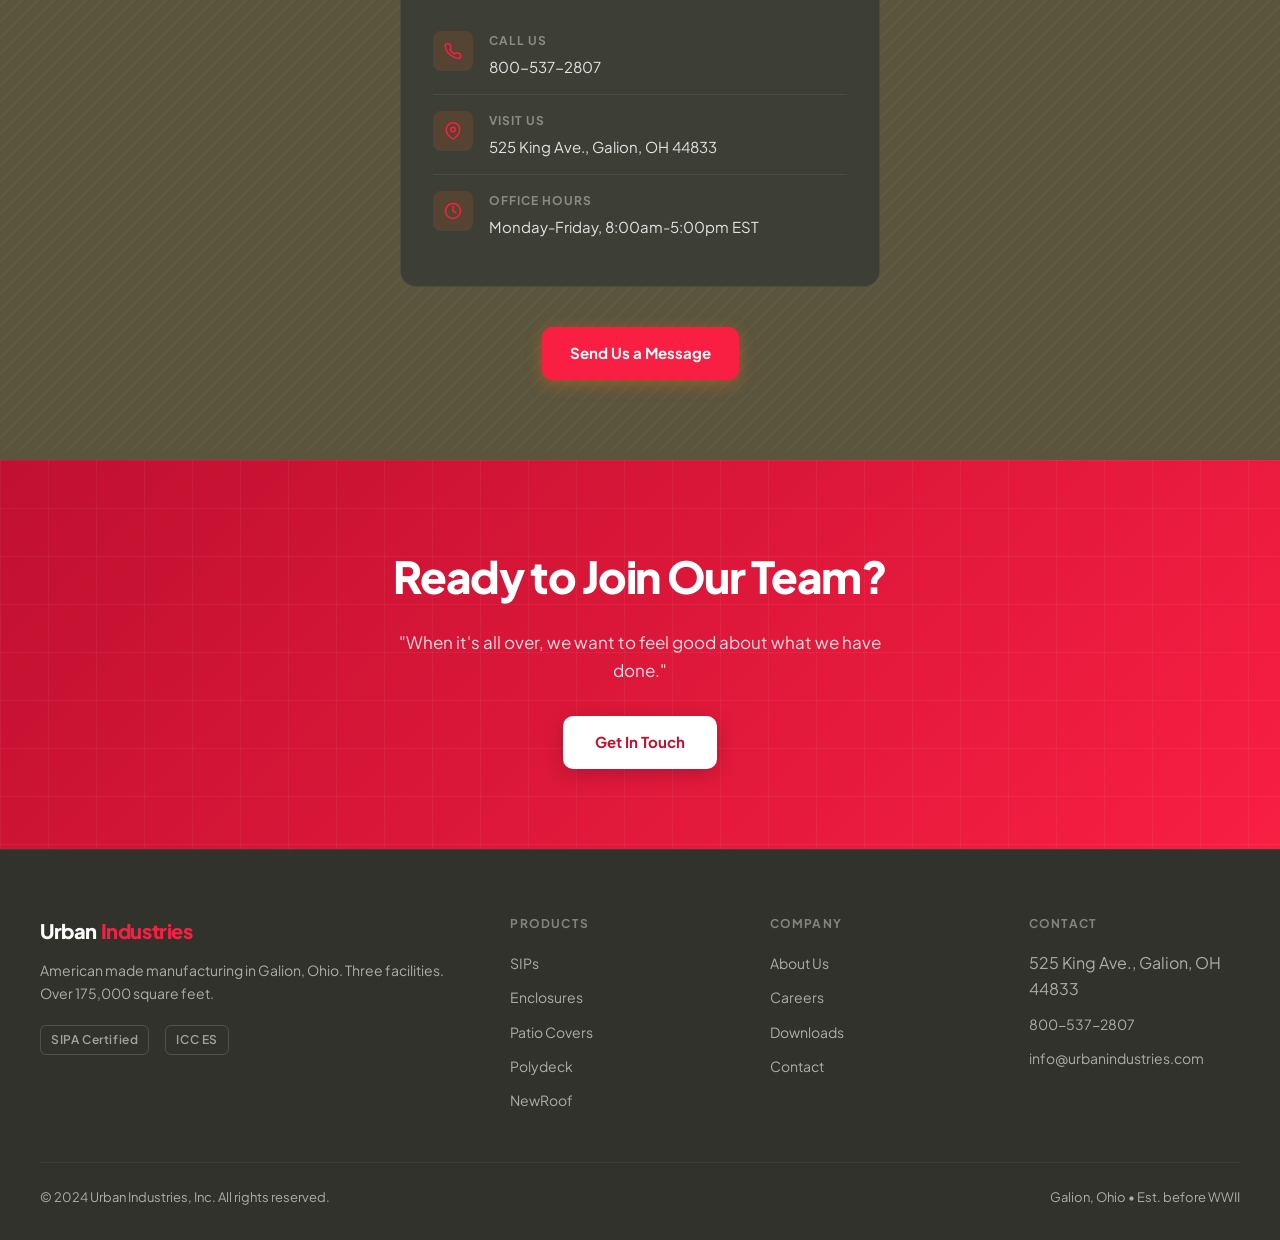
<file: site/careers.html>
<!DOCTYPE html>
<html lang="en">
<head>
  <meta charset="UTF-8">
  <meta name="viewport" content="width=device-width, initial-scale=1.0">
  <title>Career Opportunities - Urban Industries, Inc.</title>
  <meta name="description" content="Join the Urban Industries team in Galion, Ohio. Manufacturing careers in a diversified American company with 80+ years of history.">
  <link rel="stylesheet" href="assets/css/main.css">
</head>
<body>

<div class="scroll-progress" aria-hidden="true"></div>

<nav class="nav" aria-label="Main navigation">
  <a href="index.html" class="nav-logo">Urban <span>Industries</span></a>
  <ul class="nav-links" id="nav-links">
    <li><a href="index.html">Home</a></li>
    <li><a href="products.html">Products</a></li>
    <li><a href="downloads.html">Downloads</a></li>
    <li><a href="about.html">About</a></li>
    <li><a href="careers.html">Careers</a></li>
    <li><a href="contact.html" class="nav-cta">Contact Us</a></li>
  </ul>
  <button class="nav-mobile-toggle" aria-label="Toggle menu" aria-expanded="false" aria-controls="nav-links">
    <svg width="22" height="22" viewBox="0 0 24 24" fill="none" stroke="currentColor" stroke-width="2" stroke-linecap="round"><line x1="3" y1="6" x2="21" y2="6"/><line x1="3" y1="12" x2="21" y2="12"/><line x1="3" y1="18" x2="21" y2="18"/></svg>
  </button>
</nav>

<section class="parallax-hero" style="height:65vh;min-height:440px;" aria-label="Careers hero">
  <div class="parallax-bg" style="background:linear-gradient(135deg,#272820 0%,#3d3e35 50%,#31322B 100%);" aria-hidden="true"></div>
  <div class="hero-overlay" aria-hidden="true"></div>
  <div class="hero-grid-overlay" aria-hidden="true"></div>
  <div class="parallax-layer deco-circle" data-parallax="0.2" style="width:500px;height:500px;top:-5%;left:-8%;" aria-hidden="true"></div>
  <div class="hero-content">
    <div class="hero-eyebrow"><span class="hero-eyebrow-line" aria-hidden="true"></span>Career Opportunities</div>
    <h1 class="hero-title">Build Something<br><em>That Lasts</em></h1>
    <p class="hero-subtitle">Join Urban Industries in Galion, Ohio - a diversified manufacturing company with over 80 years of history and a commitment to quality American craftsmanship.</p>
    <div class="hero-actions">
      <a href="contact.html" class="btn-primary">Apply Now</a>
      <a href="about.html" class="btn-secondary">About the Company</a>
    </div>
  </div>
</section>

<!-- Why Work Here -->
<section class="chapter chapter-dark" aria-labelledby="why-h">
  <div class="chapter-inner">
    <div class="reveal" style="text-align:center;max-width:600px;margin:0 auto 3rem;">
      <p class="section-label" style="justify-content:center;">Why Urban Industries</p>
      <h2 class="section-title section-title-light" id="why-h">A Company Worth Joining</h2>
      <p class="section-body section-body-light" style="text-align:center;">Urban Industries operates three facilities with over 175,000 square feet of manufacturing space. We manufacture SIPs, aluminum enclosures, patio covers, Polydeck, NewRoof systems, and industrial bulk bags.</p>
    </div>
    <div class="card-grid card-grid-3">
      <div class="card reveal reveal-delay-1">
        <div class="card-icon" aria-hidden="true">
          <svg width="22" height="22" viewBox="0 0 24 24" fill="none" stroke="currentColor" stroke-width="2" stroke-linecap="round" stroke-linejoin="round"><path d="M17 21v-2a4 4 0 0 0-4-4H5a4 4 0 0 0-4 4v2"/><circle cx="9" cy="7" r="4"/><path d="M23 21v-2a4 4 0 0 0-3-3.87M16 3.13a4 4 0 0 1 0 7.75"/></svg>
        </div>
        <h3 class="card-title card-title-light">Skilled Team</h3>
        <p class="card-text card-text-light">Work alongside skilled manufacturing professionals dedicated to producing quality American-made products.</p>
      </div>
      <div class="card reveal reveal-delay-2">
        <div class="card-icon" aria-hidden="true">
          <svg width="22" height="22" viewBox="0 0 24 24" fill="none" stroke="currentColor" stroke-width="2" stroke-linecap="round" stroke-linejoin="round"><path d="M12 22s8-4 8-10V5l-8-3-8 3v7c0 6 8 10 8 10z"/></svg>
        </div>
        <h3 class="card-title card-title-light">Stability</h3>
        <p class="card-text card-text-light">An 80+ year track record in Galion, Ohio. A company that has adapted and grown through multiple generations of leadership.</p>
      </div>
      <div class="card reveal reveal-delay-3">
        <div class="card-icon" aria-hidden="true">
          <svg width="22" height="22" viewBox="0 0 24 24" fill="none" stroke="currentColor" stroke-width="2" stroke-linecap="round" stroke-linejoin="round"><path d="M20.84 4.61a5.5 5.5 0 0 0-7.78 0L12 5.67l-1.06-1.06a5.5 5.5 0 0 0-7.78 7.78l1.06 1.06L12 21.23l7.78-7.78 1.06-1.06a5.5 5.5 0 0 0 0-7.78z"/></svg>
        </div>
        <h3 class="card-title card-title-light">Community</h3>
        <p class="card-text card-text-light">Urban Industries supports United Way, Boy Scouts, Girl Scouts, and the Red Cross. A company that cares about the community it calls home.</p>
      </div>
    </div>
  </div>
</section>

<!-- Open Positions -->
<section class="chapter chapter-steel" aria-labelledby="positions-h">
  <div class="parallax-layer deco-lines" data-parallax="0.05" style="inset:0;" aria-hidden="true"></div>
  <div class="chapter-inner chapter-inner-sm" style="text-align:center;">
    <div class="reveal">
      <p class="section-label" style="justify-content:center;">Open Positions</p>
      <h2 class="section-title section-title-light" id="positions-h">Current Openings</h2>
      <p class="section-body section-body-light" style="text-align:center;margin:0 auto 2.5rem;">No specific job listings are posted at this time. To inquire about available positions, please contact us directly.</p>
    </div>
    <div class="contact-card reveal reveal-delay-1" style="text-align:left;max-width:480px;margin:0 auto;">
      <div class="contact-row">
        <div class="contact-row-icon" aria-hidden="true">
          <svg width="18" height="18" viewBox="0 0 24 24" fill="none" stroke="currentColor" stroke-width="2" stroke-linecap="round" stroke-linejoin="round"><path d="M22 16.92v3a2 2 0 0 1-2.18 2 19.79 19.79 0 0 1-8.63-3.07A19.5 19.5 0 0 1 4.69 13.6 19.79 19.79 0 0 1 1.61 5a2 2 0 0 1 1.95-2.18h3a2 2 0 0 1 2 1.72c.127.96.361 1.903.7 2.81a2 2 0 0 1-.45 2.11L7.91 10.09a16 16 0 0 0 6 6l.92-.92a2 2 0 0 1 2.11-.45c.907.339 1.85.573 2.81.7A2 2 0 0 1 22 16.92z"/></svg>
        </div>
        <div>
          <p class="contact-row-label">Call Us</p>
          <p class="contact-row-value"><a href="tel:8005372807">800-537-2807</a></p>
        </div>
      </div>
      <div class="contact-row">
        <div class="contact-row-icon" aria-hidden="true">
          <svg width="18" height="18" viewBox="0 0 24 24" fill="none" stroke="currentColor" stroke-width="2" stroke-linecap="round" stroke-linejoin="round"><path d="M21 10c0 7-9 13-9 13s-9-6-9-13a9 9 0 0 1 18 0z"/><circle cx="12" cy="10" r="3"/></svg>
        </div>
        <div>
          <p class="contact-row-label">Visit Us</p>
          <address class="contact-row-value" style="font-style:normal;">525 King Ave., Galion, OH 44833</address>
        </div>
      </div>
      <div class="contact-row">
        <div class="contact-row-icon" aria-hidden="true">
          <svg width="18" height="18" viewBox="0 0 24 24" fill="none" stroke="currentColor" stroke-width="2" stroke-linecap="round" stroke-linejoin="round"><circle cx="12" cy="12" r="10"/><polyline points="12 6 12 12 16 14"/></svg>
        </div>
        <div>
          <p class="contact-row-label">Office Hours</p>
          <p class="contact-row-value">Monday-Friday, 8:00am-5:00pm EST</p>
        </div>
      </div>
    </div>
    <div style="margin-top:2.5rem;" class="reveal reveal-delay-2">
      <a href="contact.html" class="btn-primary">Send Us a Message</a>
    </div>
  </div>
</section>

<div class="cta-band">
  <h2 class="cta-band-title reveal">Ready to Join Our Team?</h2>
  <p class="cta-band-text reveal reveal-delay-1">"When it's all over, we want to feel good about what we have done."</p>
  <a href="contact.html" class="btn-white reveal reveal-delay-2">Get In Touch</a>
</div>

<footer class="footer" aria-label="Site footer">
  <div class="footer-inner">
    <div class="footer-grid">
      <div>
        <div class="footer-brand">Urban <span>Industries</span></div>
        <p class="footer-tagline">American made manufacturing in Galion, Ohio. Three facilities. Over 175,000 square feet.</p>
        <div class="footer-certs" style="margin-top:1.25rem;"><span class="cert-badge">SIPA Certified</span><span class="cert-badge">ICC ES</span></div>
      </div>
      <div>
        <p class="footer-heading">Products</p>
        <ul class="footer-links">
          <li><a href="products/sips.html">SIPs</a></li>
          <li><a href="products/enclosures.html">Enclosures</a></li>
          <li><a href="products/covers.html">Patio Covers</a></li>
          <li><a href="products/polydeck.html">Polydeck</a></li>
          <li><a href="products/newroof.html">NewRoof</a></li>
        </ul>
      </div>
      <div>
        <p class="footer-heading">Company</p>
        <ul class="footer-links">
          <li><a href="about.html">About Us</a></li>
          <li><a href="careers.html">Careers</a></li>
          <li><a href="downloads.html">Downloads</a></li>
          <li><a href="contact.html">Contact</a></li>
        </ul>
      </div>
      <div>
        <p class="footer-heading">Contact</p>
        <ul class="footer-links">
          <li><span style="color:rgba(255,255,255,0.6)">525 King Ave., Galion, OH 44833</span></li>
          <li><a href="tel:8005372807">800-537-2807</a></li>
          <li><a href="mailto:info@urbanindustries.com">info@urbanindustries.com</a></li>
        </ul>
      </div>
    </div>
    <div class="footer-bottom">
      <p>&copy; 2024 Urban Industries, Inc. All rights reserved.</p>
      <p>Galion, Ohio &bull; Est. before WWII</p>
    </div>
  </div>
</footer>

<script src="assets/js/main.js"></script>
</body>
</html>
</file>
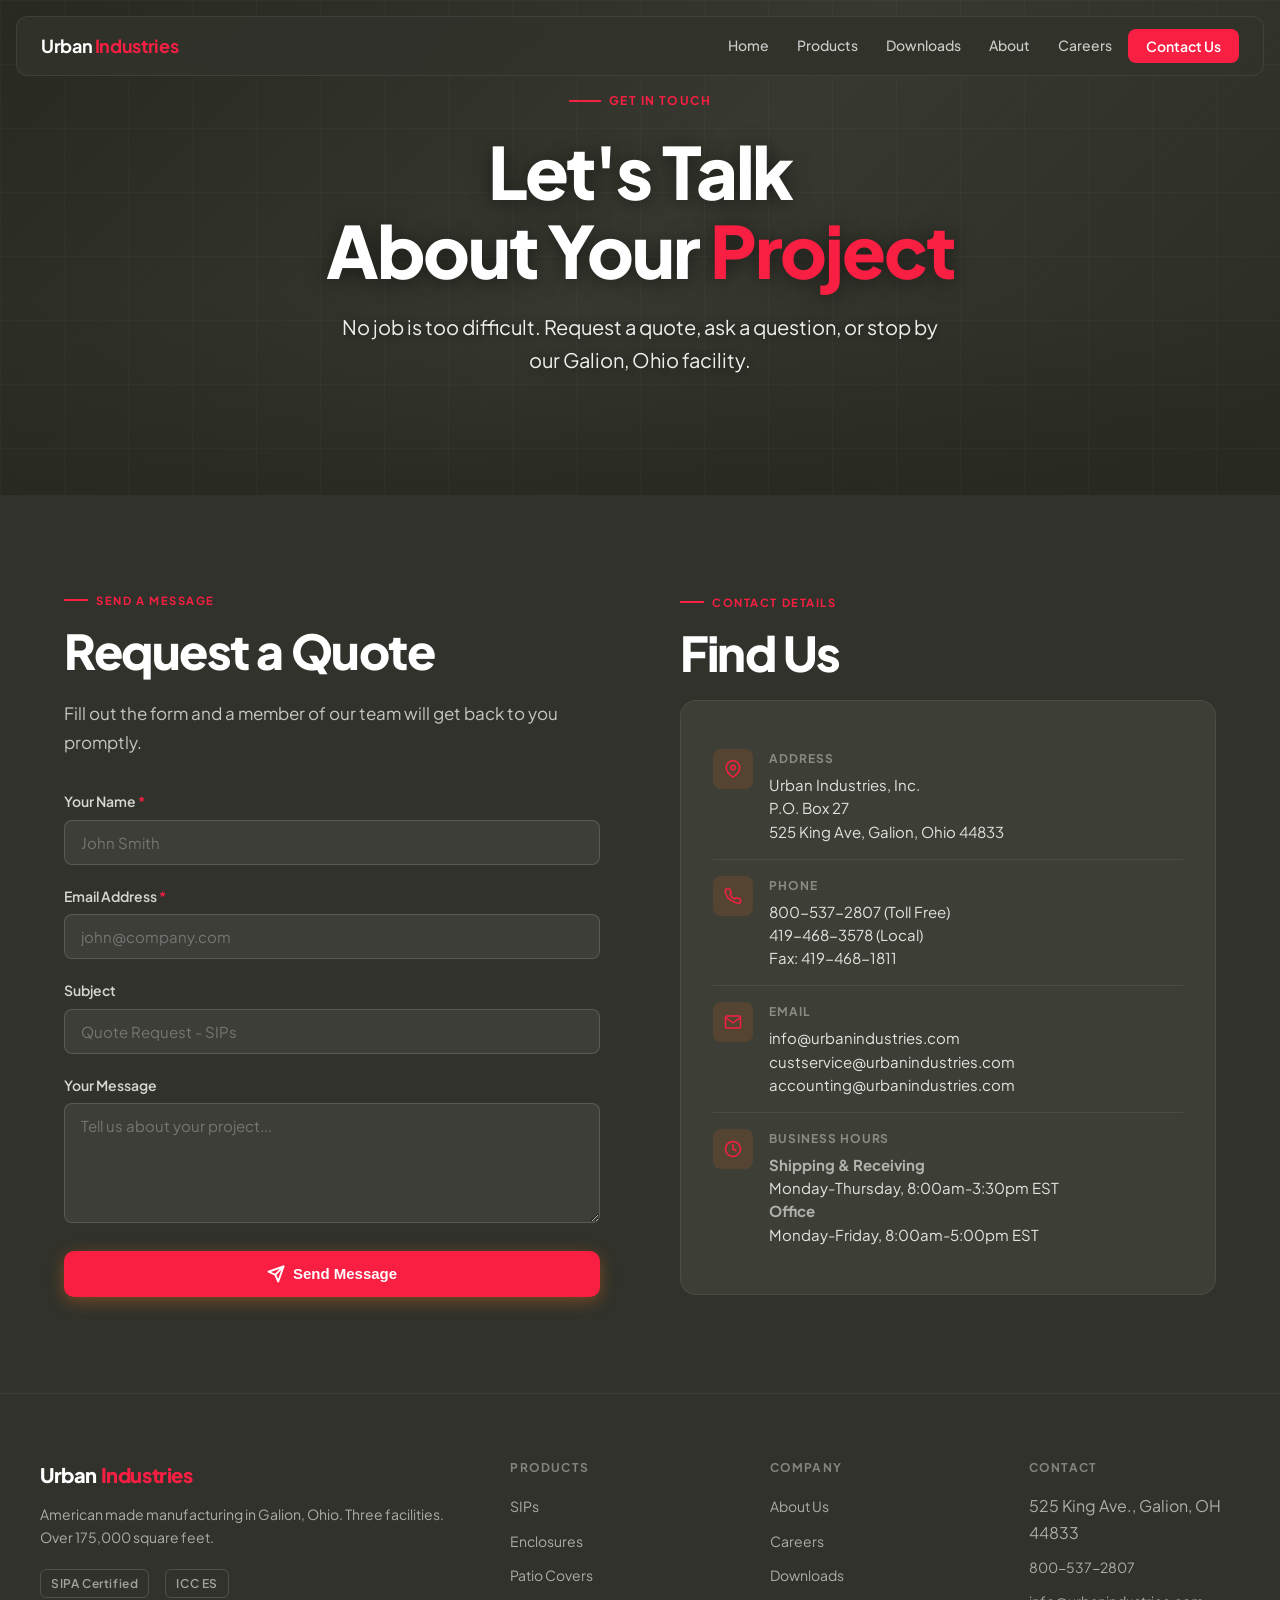
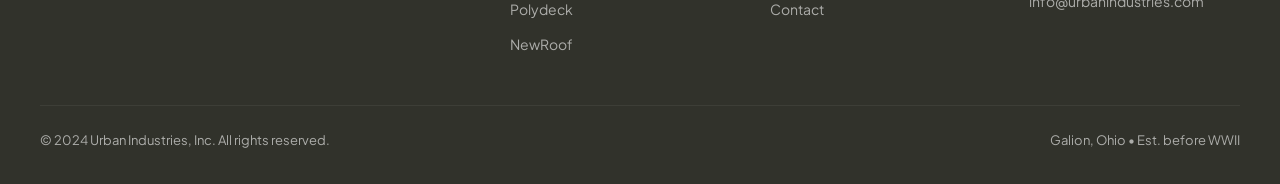
<file: site/contact.html>
<!DOCTYPE html>
<html lang="en">
<head>
  <meta charset="UTF-8">
  <meta name="viewport" content="width=device-width, initial-scale=1.0">
  <title>Contact Us - Urban Industries, Inc.</title>
  <meta name="description" content="Contact Urban Industries in Galion, Ohio. Phone: 800-537-2807. Request quotes for SIPs, enclosures, patio covers, and custom fabrication.">
  <link rel="stylesheet" href="assets/css/main.css">
</head>
<body>

<div class="scroll-progress" aria-hidden="true"></div>

<nav class="nav" aria-label="Main navigation">
  <a href="index.html" class="nav-logo">Urban <span>Industries</span></a>
  <ul class="nav-links" id="nav-links">
    <li><a href="index.html">Home</a></li>
    <li><a href="products.html">Products</a></li>
    <li><a href="downloads.html">Downloads</a></li>
    <li><a href="about.html">About</a></li>
    <li><a href="careers.html">Careers</a></li>
    <li><a href="contact.html" class="nav-cta">Contact Us</a></li>
  </ul>
  <button class="nav-mobile-toggle" aria-label="Toggle menu" aria-expanded="false" aria-controls="nav-links">
    <svg width="22" height="22" viewBox="0 0 24 24" fill="none" stroke="currentColor" stroke-width="2" stroke-linecap="round"><line x1="3" y1="6" x2="21" y2="6"/><line x1="3" y1="12" x2="21" y2="12"/><line x1="3" y1="18" x2="21" y2="18"/></svg>
  </button>
</nav>

<section class="parallax-hero" style="height:55vh;min-height:380px;" aria-label="Contact page hero">
  <div class="parallax-bg" style="background:linear-gradient(135deg,#272820 0%,#3d3e35 50%,#31322B 100%);" aria-hidden="true"></div>
  <div class="hero-overlay" aria-hidden="true"></div>
  <div class="hero-grid-overlay" aria-hidden="true"></div>
  <div class="hero-content">
    <div class="hero-eyebrow"><span class="hero-eyebrow-line" aria-hidden="true"></span>Get In Touch</div>
    <h1 class="hero-title">Let's Talk<br>About Your <em>Project</em></h1>
    <p class="hero-subtitle">No job is too difficult. Request a quote, ask a question, or stop by our Galion, Ohio facility.</p>
  </div>
</section>

<section class="chapter chapter-dark" aria-labelledby="contact-main">
  <div class="chapter-inner">
    <div class="split">
      <!-- Form -->
      <div>
        <div class="reveal">
          <p class="section-label">Send a Message</p>
          <h2 class="section-title section-title-light" id="contact-main">Request a Quote</h2>
          <p class="section-body section-body-light" style="margin-bottom:2rem;">Fill out the form and a member of our team will get back to you promptly.</p>
        </div>
        <form class="contact-form reveal reveal-delay-1" novalidate aria-label="Contact form">
          <div class="form-group">
            <label class="form-label" for="name" style="color:rgba(255,255,255,0.8);">Your Name <span style="color:var(--color-cta)" aria-label="required">*</span></label>
            <input class="form-input" id="name" type="text" name="name" required placeholder="John Smith" autocomplete="name" style="background:rgba(255,255,255,0.06);border-color:rgba(255,255,255,0.15);color:#fff;">
          </div>
          <div class="form-group">
            <label class="form-label" for="email" style="color:rgba(255,255,255,0.8);">Email Address <span style="color:var(--color-cta)" aria-label="required">*</span></label>
            <input class="form-input" id="email" type="email" name="email" required placeholder="john@company.com" autocomplete="email" style="background:rgba(255,255,255,0.06);border-color:rgba(255,255,255,0.15);color:#fff;">
          </div>
          <div class="form-group">
            <label class="form-label" for="subject" style="color:rgba(255,255,255,0.8);">Subject</label>
            <input class="form-input" id="subject" type="text" name="subject" placeholder="Quote Request - SIPs" style="background:rgba(255,255,255,0.06);border-color:rgba(255,255,255,0.15);color:#fff;">
          </div>
          <div class="form-group">
            <label class="form-label" for="message" style="color:rgba(255,255,255,0.8);">Your Message</label>
            <textarea class="form-textarea" id="message" name="message" placeholder="Tell us about your project..." style="background:rgba(255,255,255,0.06);border-color:rgba(255,255,255,0.15);color:#fff;"></textarea>
          </div>
          <button type="submit" class="btn-primary" style="width:100%;justify-content:center;">
            <svg width="18" height="18" viewBox="0 0 24 24" fill="none" stroke="currentColor" stroke-width="2.5" stroke-linecap="round" stroke-linejoin="round" aria-hidden="true"><line x1="22" y1="2" x2="11" y2="13"/><polygon points="22 2 15 22 11 13 2 9 22 2"/></svg>
            Send Message
          </button>
        </form>
      </div>

      <!-- Contact Info -->
      <div>
        <div class="reveal">
          <p class="section-label">Contact Details</p>
          <h2 class="section-title section-title-light">Find Us</h2>
        </div>
        <div class="contact-card reveal reveal-delay-1">
          <div class="contact-row">
            <div class="contact-row-icon" aria-hidden="true">
              <svg width="18" height="18" viewBox="0 0 24 24" fill="none" stroke="currentColor" stroke-width="2" stroke-linecap="round" stroke-linejoin="round"><path d="M21 10c0 7-9 13-9 13s-9-6-9-13a9 9 0 0 1 18 0z"/><circle cx="12" cy="10" r="3"/></svg>
            </div>
            <div>
              <p class="contact-row-label">Address</p>
              <address class="contact-row-value" style="font-style:normal;">
                Urban Industries, Inc.<br>
                P.O. Box 27<br>
                525 King Ave, Galion, Ohio 44833
              </address>
            </div>
          </div>
          <div class="contact-row">
            <div class="contact-row-icon" aria-hidden="true">
              <svg width="18" height="18" viewBox="0 0 24 24" fill="none" stroke="currentColor" stroke-width="2" stroke-linecap="round" stroke-linejoin="round"><path d="M22 16.92v3a2 2 0 0 1-2.18 2 19.79 19.79 0 0 1-8.63-3.07A19.5 19.5 0 0 1 4.69 13.6 19.79 19.79 0 0 1 1.61 5a2 2 0 0 1 1.95-2.18h3a2 2 0 0 1 2 1.72c.127.96.361 1.903.7 2.81a2 2 0 0 1-.45 2.11L7.91 10.09a16 16 0 0 0 6 6l.92-.92a2 2 0 0 1 2.11-.45c.907.339 1.85.573 2.81.7A2 2 0 0 1 22 16.92z"/></svg>
            </div>
            <div>
              <p class="contact-row-label">Phone</p>
              <p class="contact-row-value">
                <a href="tel:8005372807">800-537-2807</a> (Toll Free)<br>
                <a href="tel:4194683578">419-468-3578</a> (Local)<br>
                Fax: 419-468-1811
              </p>
            </div>
          </div>
          <div class="contact-row">
            <div class="contact-row-icon" aria-hidden="true">
              <svg width="18" height="18" viewBox="0 0 24 24" fill="none" stroke="currentColor" stroke-width="2" stroke-linecap="round" stroke-linejoin="round"><path d="M4 4h16c1.1 0 2 .9 2 2v12c0 1.1-.9 2-2 2H4c-1.1 0-2-.9-2-2V6c0-1.1.9-2 2-2z"/><polyline points="22,6 12,13 2,6"/></svg>
            </div>
            <div>
              <p class="contact-row-label">Email</p>
              <p class="contact-row-value">
                <a href="mailto:info@urbanindustries.com">info@urbanindustries.com</a><br>
                <a href="mailto:custservice@urbanindustries.com">custservice@urbanindustries.com</a><br>
                <a href="mailto:accounting@urbanindustries.com">accounting@urbanindustries.com</a>
              </p>
            </div>
          </div>
          <div class="contact-row">
            <div class="contact-row-icon" aria-hidden="true">
              <svg width="18" height="18" viewBox="0 0 24 24" fill="none" stroke="currentColor" stroke-width="2" stroke-linecap="round" stroke-linejoin="round"><circle cx="12" cy="12" r="10"/><polyline points="12 6 12 12 16 14"/></svg>
            </div>
            <div>
              <p class="contact-row-label">Business Hours</p>
              <p class="contact-row-value">
                <strong style="color:rgba(255,255,255,0.6)">Shipping &amp; Receiving</strong><br>
                Monday-Thursday, 8:00am-3:30pm EST<br>
                <strong style="color:rgba(255,255,255,0.6)">Office</strong><br>
                Monday-Friday, 8:00am-5:00pm EST
              </p>
            </div>
          </div>
        </div>
      </div>
    </div>
  </div>
</section>

<footer class="footer" aria-label="Site footer">
  <div class="footer-inner">
    <div class="footer-grid">
      <div>
        <div class="footer-brand">Urban <span>Industries</span></div>
        <p class="footer-tagline">American made manufacturing in Galion, Ohio. Three facilities. Over 175,000 square feet.</p>
        <div class="footer-certs" style="margin-top:1.25rem;"><span class="cert-badge">SIPA Certified</span><span class="cert-badge">ICC ES</span></div>
      </div>
      <div>
        <p class="footer-heading">Products</p>
        <ul class="footer-links">
          <li><a href="products/sips.html">SIPs</a></li>
          <li><a href="products/enclosures.html">Enclosures</a></li>
          <li><a href="products/covers.html">Patio Covers</a></li>
          <li><a href="products/polydeck.html">Polydeck</a></li>
          <li><a href="products/newroof.html">NewRoof</a></li>
        </ul>
      </div>
      <div>
        <p class="footer-heading">Company</p>
        <ul class="footer-links">
          <li><a href="about.html">About Us</a></li>
          <li><a href="careers.html">Careers</a></li>
          <li><a href="downloads.html">Downloads</a></li>
          <li><a href="contact.html">Contact</a></li>
        </ul>
      </div>
      <div>
        <p class="footer-heading">Contact</p>
        <ul class="footer-links">
          <li><span style="color:rgba(255,255,255,0.6)">525 King Ave., Galion, OH 44833</span></li>
          <li><a href="tel:8005372807">800-537-2807</a></li>
          <li><a href="mailto:info@urbanindustries.com">info@urbanindustries.com</a></li>
        </ul>
      </div>
    </div>
    <div class="footer-bottom">
      <p>&copy; 2024 Urban Industries, Inc. All rights reserved.</p>
      <p>Galion, Ohio &bull; Est. before WWII</p>
    </div>
  </div>
</footer>

<script src="assets/js/main.js"></script>
</body>
</html>
</file>
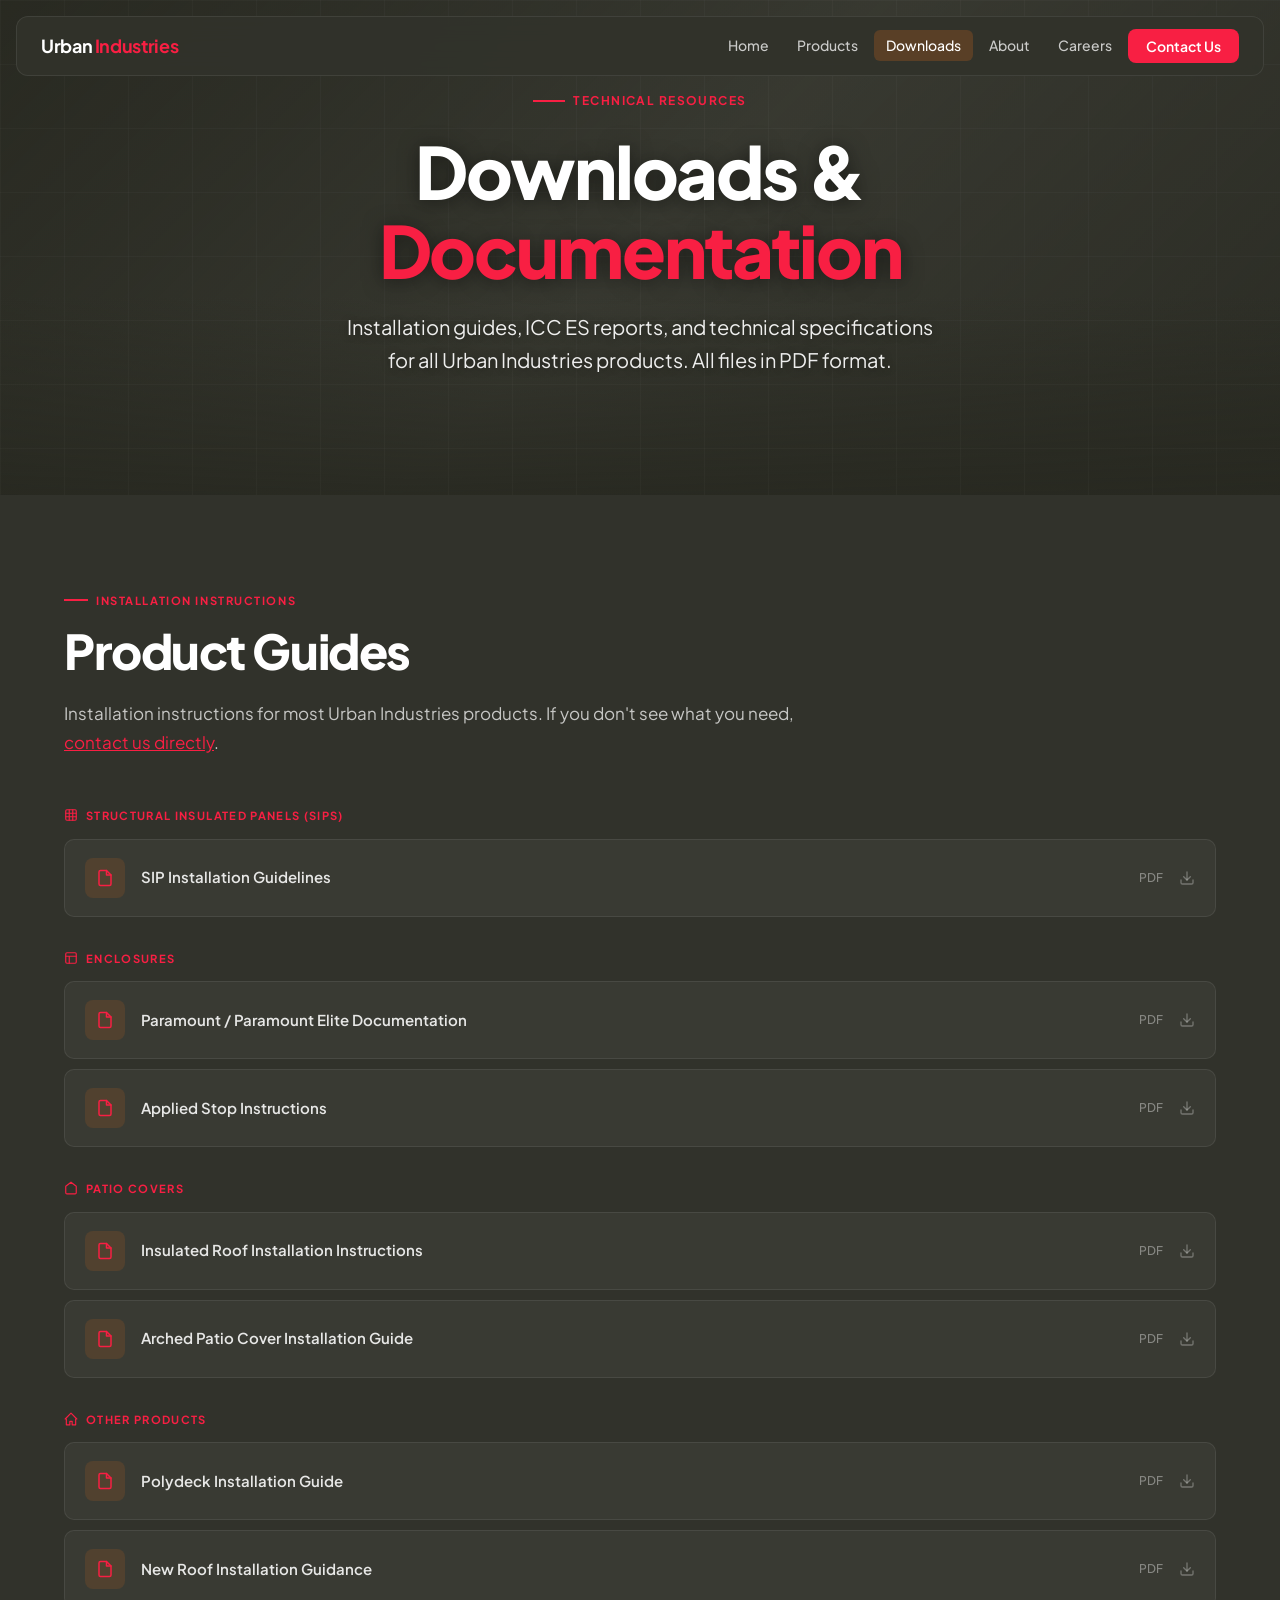
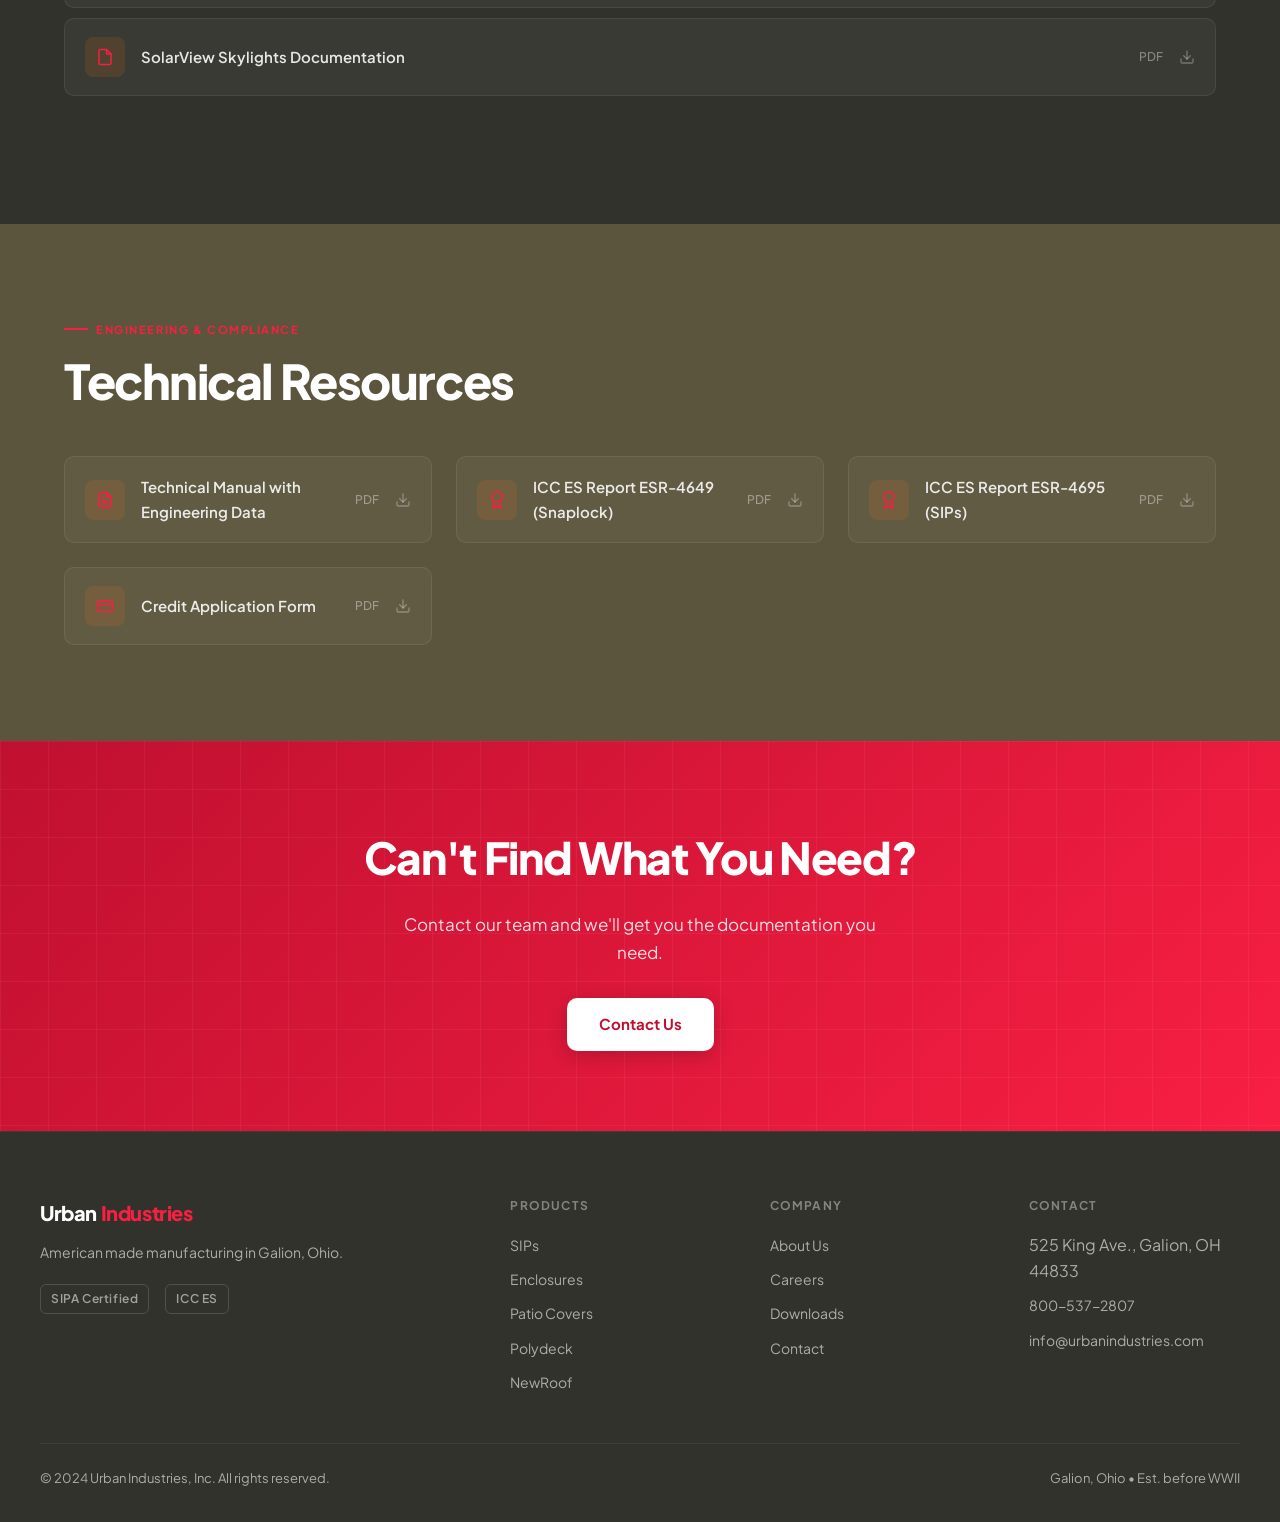
<file: site/downloads.html>
<!DOCTYPE html>
<html lang="en">
<head>
  <meta charset="UTF-8">
  <meta name="viewport" content="width=device-width, initial-scale=1.0">
  <title>Downloads - Installation Guides &amp; Specs - Urban Industries</title>
  <meta name="description" content="Download installation instructions, technical specs, ICC ES reports, and credit applications for Urban Industries products.">
  <link rel="stylesheet" href="assets/css/main.css">
</head>
<body>

<div class="scroll-progress" aria-hidden="true"></div>

<nav class="nav" aria-label="Main navigation">
  <a href="index.html" class="nav-logo">Urban <span>Industries</span></a>
  <ul class="nav-links" id="nav-links">
    <li><a href="index.html">Home</a></li>
    <li><a href="products.html">Products</a></li>
    <li><a href="downloads.html">Downloads</a></li>
    <li><a href="about.html">About</a></li>
    <li><a href="careers.html">Careers</a></li>
    <li><a href="contact.html" class="nav-cta">Contact Us</a></li>
  </ul>
  <button class="nav-mobile-toggle" aria-label="Toggle menu" aria-expanded="false" aria-controls="nav-links">
    <svg width="22" height="22" viewBox="0 0 24 24" fill="none" stroke="currentColor" stroke-width="2" stroke-linecap="round"><line x1="3" y1="6" x2="21" y2="6"/><line x1="3" y1="12" x2="21" y2="12"/><line x1="3" y1="18" x2="21" y2="18"/></svg>
  </button>
</nav>

<section class="parallax-hero" style="height:55vh;min-height:400px;" aria-label="Downloads hero">
  <div class="parallax-bg" style="background:linear-gradient(135deg,#272820 0%,#3d3e35 50%,#31322B 100%);" aria-hidden="true"></div>
  <div class="hero-overlay" aria-hidden="true"></div>
  <div class="hero-grid-overlay" aria-hidden="true"></div>
  <div class="hero-content">
    <div class="hero-eyebrow"><span class="hero-eyebrow-line" aria-hidden="true"></span>Technical Resources</div>
    <h1 class="hero-title">Downloads &amp;<br><em>Documentation</em></h1>
    <p class="hero-subtitle">Installation guides, ICC ES reports, and technical specifications for all Urban Industries products. All files in PDF format.</p>
  </div>
</section>

<!-- Downloads -->
<section class="chapter chapter-dark" aria-labelledby="dl-main">
  <div class="chapter-inner">
    <div class="reveal">
      <p class="section-label">Installation Instructions</p>
      <h2 class="section-title section-title-light" id="dl-main">Product Guides</h2>
      <p class="section-body section-body-light">Installation instructions for most Urban Industries products. If you don't see what you need, <a href="contact.html" style="color:var(--color-cta);">contact us directly</a>.</p>
    </div>

    <div style="margin-top:3rem;">
      <!-- SIPs -->
      <div class="reveal reveal-delay-1" style="margin-bottom:2rem;">
        <p style="font-size:0.7rem;font-weight:700;letter-spacing:0.12em;text-transform:uppercase;color:var(--color-cta);margin-bottom:0.875rem;display:flex;align-items:center;gap:0.5rem;">
          <svg width="14" height="14" viewBox="0 0 24 24" fill="none" stroke="currentColor" stroke-width="2" stroke-linecap="round" stroke-linejoin="round" aria-hidden="true"><rect x="3" y="3" width="18" height="18" rx="2"/><line x1="3" y1="9" x2="21" y2="9"/><line x1="3" y1="15" x2="21" y2="15"/><line x1="9" y1="3" x2="9" y2="21"/><line x1="15" y1="3" x2="15" y2="21"/></svg>
          Structural Insulated Panels (SIPs)
        </p>
        <a href="https://urbanindustries.com/instructions/" class="download-item" aria-label="Download SIP Installation Guidelines PDF" target="_blank" rel="noopener">
          <div class="download-item-icon" aria-hidden="true">
            <svg width="18" height="18" viewBox="0 0 24 24" fill="none" stroke="currentColor" stroke-width="2" stroke-linecap="round" stroke-linejoin="round"><path d="M14 2H6a2 2 0 0 0-2 2v16a2 2 0 0 0 2 2h12a2 2 0 0 0 2-2V8z"/><polyline points="14 2 14 8 20 8"/></svg>
          </div>
          <span class="download-item-name">SIP Installation Guidelines</span>
          <span class="download-item-type">PDF</span>
          <svg width="16" height="16" viewBox="0 0 24 24" fill="none" stroke="currentColor" stroke-width="2" stroke-linecap="round" stroke-linejoin="round" style="color:rgba(255,255,255,0.3);" aria-hidden="true"><path d="M21 15v4a2 2 0 0 1-2 2H5a2 2 0 0 1-2-2v-4"/><polyline points="7 10 12 15 17 10"/><line x1="12" y1="15" x2="12" y2="3"/></svg>
        </a>
      </div>

      <!-- Enclosures -->
      <div class="reveal reveal-delay-2" style="margin-bottom:2rem;">
        <p style="font-size:0.7rem;font-weight:700;letter-spacing:0.12em;text-transform:uppercase;color:var(--color-cta);margin-bottom:0.875rem;display:flex;align-items:center;gap:0.5rem;">
          <svg width="14" height="14" viewBox="0 0 24 24" fill="none" stroke="currentColor" stroke-width="2" stroke-linecap="round" stroke-linejoin="round" aria-hidden="true"><rect x="3" y="3" width="18" height="18" rx="2"/><path d="M3 9h18M9 21V9"/></svg>
          Enclosures
        </p>
        <a href="https://urbanindustries.com/instructions/" class="download-item" aria-label="Download Paramount Enclosure Documentation PDF" target="_blank" rel="noopener">
          <div class="download-item-icon" aria-hidden="true"><svg width="18" height="18" viewBox="0 0 24 24" fill="none" stroke="currentColor" stroke-width="2" stroke-linecap="round" stroke-linejoin="round"><path d="M14 2H6a2 2 0 0 0-2 2v16a2 2 0 0 0 2 2h12a2 2 0 0 0 2-2V8z"/><polyline points="14 2 14 8 20 8"/></svg></div>
          <span class="download-item-name">Paramount / Paramount Elite Documentation</span>
          <span class="download-item-type">PDF</span>
          <svg width="16" height="16" viewBox="0 0 24 24" fill="none" stroke="currentColor" stroke-width="2" stroke-linecap="round" stroke-linejoin="round" style="color:rgba(255,255,255,0.3);" aria-hidden="true"><path d="M21 15v4a2 2 0 0 1-2 2H5a2 2 0 0 1-2-2v-4"/><polyline points="7 10 12 15 17 10"/><line x1="12" y1="15" x2="12" y2="3"/></svg>
        </a>
        <a href="https://urbanindustries.com/instructions/" class="download-item" aria-label="Download Applied Stop Instructions PDF" target="_blank" rel="noopener">
          <div class="download-item-icon" aria-hidden="true"><svg width="18" height="18" viewBox="0 0 24 24" fill="none" stroke="currentColor" stroke-width="2" stroke-linecap="round" stroke-linejoin="round"><path d="M14 2H6a2 2 0 0 0-2 2v16a2 2 0 0 0 2 2h12a2 2 0 0 0 2-2V8z"/><polyline points="14 2 14 8 20 8"/></svg></div>
          <span class="download-item-name">Applied Stop Instructions</span>
          <span class="download-item-type">PDF</span>
          <svg width="16" height="16" viewBox="0 0 24 24" fill="none" stroke="currentColor" stroke-width="2" stroke-linecap="round" stroke-linejoin="round" style="color:rgba(255,255,255,0.3);" aria-hidden="true"><path d="M21 15v4a2 2 0 0 1-2 2H5a2 2 0 0 1-2-2v-4"/><polyline points="7 10 12 15 17 10"/><line x1="12" y1="15" x2="12" y2="3"/></svg>
        </a>
      </div>

      <!-- Patio Covers -->
      <div class="reveal reveal-delay-3" style="margin-bottom:2rem;">
        <p style="font-size:0.7rem;font-weight:700;letter-spacing:0.12em;text-transform:uppercase;color:var(--color-cta);margin-bottom:0.875rem;display:flex;align-items:center;gap:0.5rem;">
          <svg width="14" height="14" viewBox="0 0 24 24" fill="none" stroke="currentColor" stroke-width="2" stroke-linecap="round" stroke-linejoin="round" aria-hidden="true"><path d="M3 9l9-7 9 7v11a2 2 0 0 1-2 2H5a2 2 0 0 1-2-2z"/></svg>
          Patio Covers
        </p>
        <a href="https://urbanindustries.com/instructions/" class="download-item" aria-label="Download Insulated Roof Installation PDF" target="_blank" rel="noopener">
          <div class="download-item-icon" aria-hidden="true"><svg width="18" height="18" viewBox="0 0 24 24" fill="none" stroke="currentColor" stroke-width="2" stroke-linecap="round" stroke-linejoin="round"><path d="M14 2H6a2 2 0 0 0-2 2v16a2 2 0 0 0 2 2h12a2 2 0 0 0 2-2V8z"/><polyline points="14 2 14 8 20 8"/></svg></div>
          <span class="download-item-name">Insulated Roof Installation Instructions</span>
          <span class="download-item-type">PDF</span>
          <svg width="16" height="16" viewBox="0 0 24 24" fill="none" stroke="currentColor" stroke-width="2" stroke-linecap="round" stroke-linejoin="round" style="color:rgba(255,255,255,0.3);" aria-hidden="true"><path d="M21 15v4a2 2 0 0 1-2 2H5a2 2 0 0 1-2-2v-4"/><polyline points="7 10 12 15 17 10"/><line x1="12" y1="15" x2="12" y2="3"/></svg>
        </a>
        <a href="https://urbanindustries.com/instructions/" class="download-item" aria-label="Download Arched Patio Cover Installation PDF" target="_blank" rel="noopener">
          <div class="download-item-icon" aria-hidden="true"><svg width="18" height="18" viewBox="0 0 24 24" fill="none" stroke="currentColor" stroke-width="2" stroke-linecap="round" stroke-linejoin="round"><path d="M14 2H6a2 2 0 0 0-2 2v16a2 2 0 0 0 2 2h12a2 2 0 0 0 2-2V8z"/><polyline points="14 2 14 8 20 8"/></svg></div>
          <span class="download-item-name">Arched Patio Cover Installation Guide</span>
          <span class="download-item-type">PDF</span>
          <svg width="16" height="16" viewBox="0 0 24 24" fill="none" stroke="currentColor" stroke-width="2" stroke-linecap="round" stroke-linejoin="round" style="color:rgba(255,255,255,0.3);" aria-hidden="true"><path d="M21 15v4a2 2 0 0 1-2 2H5a2 2 0 0 1-2-2v-4"/><polyline points="7 10 12 15 17 10"/><line x1="12" y1="15" x2="12" y2="3"/></svg>
        </a>
      </div>

      <!-- Polydeck + NewRoof + Skylights -->
      <div class="reveal" style="margin-bottom:2rem;">
        <p style="font-size:0.7rem;font-weight:700;letter-spacing:0.12em;text-transform:uppercase;color:var(--color-cta);margin-bottom:0.875rem;display:flex;align-items:center;gap:0.5rem;">
          <svg width="14" height="14" viewBox="0 0 24 24" fill="none" stroke="currentColor" stroke-width="2" stroke-linecap="round" stroke-linejoin="round" aria-hidden="true"><polygon points="12 2 22 12 20 12 20 22 14 22 14 16 10 16 10 22 4 22 4 12 2 12 12 2"/></svg>
          Other Products
        </p>
        <a href="https://urbanindustries.com/instructions/" class="download-item" aria-label="Download Polydeck Installation Guide PDF" target="_blank" rel="noopener">
          <div class="download-item-icon" aria-hidden="true"><svg width="18" height="18" viewBox="0 0 24 24" fill="none" stroke="currentColor" stroke-width="2" stroke-linecap="round" stroke-linejoin="round"><path d="M14 2H6a2 2 0 0 0-2 2v16a2 2 0 0 0 2 2h12a2 2 0 0 0 2-2V8z"/><polyline points="14 2 14 8 20 8"/></svg></div>
          <span class="download-item-name">Polydeck Installation Guide</span>
          <span class="download-item-type">PDF</span>
          <svg width="16" height="16" viewBox="0 0 24 24" fill="none" stroke="currentColor" stroke-width="2" stroke-linecap="round" stroke-linejoin="round" style="color:rgba(255,255,255,0.3);" aria-hidden="true"><path d="M21 15v4a2 2 0 0 1-2 2H5a2 2 0 0 1-2-2v-4"/><polyline points="7 10 12 15 17 10"/><line x1="12" y1="15" x2="12" y2="3"/></svg>
        </a>
        <a href="https://urbanindustries.com/instructions/" class="download-item" aria-label="Download New Roof Installation Guidance PDF" target="_blank" rel="noopener">
          <div class="download-item-icon" aria-hidden="true"><svg width="18" height="18" viewBox="0 0 24 24" fill="none" stroke="currentColor" stroke-width="2" stroke-linecap="round" stroke-linejoin="round"><path d="M14 2H6a2 2 0 0 0-2 2v16a2 2 0 0 0 2 2h12a2 2 0 0 0 2-2V8z"/><polyline points="14 2 14 8 20 8"/></svg></div>
          <span class="download-item-name">New Roof Installation Guidance</span>
          <span class="download-item-type">PDF</span>
          <svg width="16" height="16" viewBox="0 0 24 24" fill="none" stroke="currentColor" stroke-width="2" stroke-linecap="round" stroke-linejoin="round" style="color:rgba(255,255,255,0.3);" aria-hidden="true"><path d="M21 15v4a2 2 0 0 1-2 2H5a2 2 0 0 1-2-2v-4"/><polyline points="7 10 12 15 17 10"/><line x1="12" y1="15" x2="12" y2="3"/></svg>
        </a>
        <a href="https://urbanindustries.com/instructions/" class="download-item" aria-label="Download SolarView Skylights Documentation PDF" target="_blank" rel="noopener">
          <div class="download-item-icon" aria-hidden="true"><svg width="18" height="18" viewBox="0 0 24 24" fill="none" stroke="currentColor" stroke-width="2" stroke-linecap="round" stroke-linejoin="round"><path d="M14 2H6a2 2 0 0 0-2 2v16a2 2 0 0 0 2 2h12a2 2 0 0 0 2-2V8z"/><polyline points="14 2 14 8 20 8"/></svg></div>
          <span class="download-item-name">SolarView Skylights Documentation</span>
          <span class="download-item-type">PDF</span>
          <svg width="16" height="16" viewBox="0 0 24 24" fill="none" stroke="currentColor" stroke-width="2" stroke-linecap="round" stroke-linejoin="round" style="color:rgba(255,255,255,0.3);" aria-hidden="true"><path d="M21 15v4a2 2 0 0 1-2 2H5a2 2 0 0 1-2-2v-4"/><polyline points="7 10 12 15 17 10"/><line x1="12" y1="15" x2="12" y2="3"/></svg>
        </a>
      </div>
    </div>
  </div>
</section>

<!-- Technical Resources -->
<section class="chapter chapter-steel" aria-labelledby="tech-resources">
  <div class="chapter-inner">
    <div class="reveal">
      <p class="section-label">Engineering &amp; Compliance</p>
      <h2 class="section-title section-title-light" id="tech-resources">Technical Resources</h2>
    </div>
    <div class="card-grid card-grid-2 reveal reveal-delay-1">
      <a href="https://urbanindustries.com/instructions/" class="download-item" aria-label="Download Technical Manual PDF" target="_blank" rel="noopener" style="margin-bottom:0;">
        <div class="download-item-icon" aria-hidden="true"><svg width="18" height="18" viewBox="0 0 24 24" fill="none" stroke="currentColor" stroke-width="2" stroke-linecap="round" stroke-linejoin="round"><path d="M14 2H6a2 2 0 0 0-2 2v16a2 2 0 0 0 2 2h12a2 2 0 0 0 2-2V8z"/><polyline points="14 2 14 8 20 8"/><line x1="16" y1="13" x2="8" y2="13"/><line x1="16" y1="17" x2="8" y2="17"/><polyline points="10 9 9 9 8 9"/></svg></div>
        <span class="download-item-name">Technical Manual with Engineering Data</span>
        <span class="download-item-type">PDF</span>
        <svg width="16" height="16" viewBox="0 0 24 24" fill="none" stroke="currentColor" stroke-width="2" stroke-linecap="round" stroke-linejoin="round" style="color:rgba(255,255,255,0.3);" aria-hidden="true"><path d="M21 15v4a2 2 0 0 1-2 2H5a2 2 0 0 1-2-2v-4"/><polyline points="7 10 12 15 17 10"/><line x1="12" y1="15" x2="12" y2="3"/></svg>
      </a>
      <a href="https://urbanindustries.com/instructions/" class="download-item" aria-label="Download ICC ES Report ESR-4649 PDF" target="_blank" rel="noopener" style="margin-bottom:0;">
        <div class="download-item-icon" aria-hidden="true"><svg width="18" height="18" viewBox="0 0 24 24" fill="none" stroke="currentColor" stroke-width="2" stroke-linecap="round" stroke-linejoin="round"><circle cx="12" cy="8" r="7"/><polyline points="8.21 13.89 7 23 12 20 17 23 15.79 13.88"/></svg></div>
        <span class="download-item-name">ICC ES Report ESR-4649 (Snaplock)</span>
        <span class="download-item-type">PDF</span>
        <svg width="16" height="16" viewBox="0 0 24 24" fill="none" stroke="currentColor" stroke-width="2" stroke-linecap="round" stroke-linejoin="round" style="color:rgba(255,255,255,0.3);" aria-hidden="true"><path d="M21 15v4a2 2 0 0 1-2 2H5a2 2 0 0 1-2-2v-4"/><polyline points="7 10 12 15 17 10"/><line x1="12" y1="15" x2="12" y2="3"/></svg>
      </a>
      <a href="https://urbanindustries.com/instructions/" class="download-item" aria-label="Download ICC ES Report ESR-4695 PDF" target="_blank" rel="noopener" style="margin-bottom:0;">
        <div class="download-item-icon" aria-hidden="true"><svg width="18" height="18" viewBox="0 0 24 24" fill="none" stroke="currentColor" stroke-width="2" stroke-linecap="round" stroke-linejoin="round"><circle cx="12" cy="8" r="7"/><polyline points="8.21 13.89 7 23 12 20 17 23 15.79 13.88"/></svg></div>
        <span class="download-item-name">ICC ES Report ESR-4695 (SIPs)</span>
        <span class="download-item-type">PDF</span>
        <svg width="16" height="16" viewBox="0 0 24 24" fill="none" stroke="currentColor" stroke-width="2" stroke-linecap="round" stroke-linejoin="round" style="color:rgba(255,255,255,0.3);" aria-hidden="true"><path d="M21 15v4a2 2 0 0 1-2 2H5a2 2 0 0 1-2-2v-4"/><polyline points="7 10 12 15 17 10"/><line x1="12" y1="15" x2="12" y2="3"/></svg>
      </a>
      <a href="https://urbanindustries.com/instructions/" class="download-item" aria-label="Download Credit Application Form PDF" target="_blank" rel="noopener" style="margin-bottom:0;">
        <div class="download-item-icon" aria-hidden="true"><svg width="18" height="18" viewBox="0 0 24 24" fill="none" stroke="currentColor" stroke-width="2" stroke-linecap="round" stroke-linejoin="round"><rect x="2" y="5" width="20" height="14" rx="2"/><line x1="2" y1="10" x2="22" y2="10"/></svg></div>
        <span class="download-item-name">Credit Application Form</span>
        <span class="download-item-type">PDF</span>
        <svg width="16" height="16" viewBox="0 0 24 24" fill="none" stroke="currentColor" stroke-width="2" stroke-linecap="round" stroke-linejoin="round" style="color:rgba(255,255,255,0.3);" aria-hidden="true"><path d="M21 15v4a2 2 0 0 1-2 2H5a2 2 0 0 1-2-2v-4"/><polyline points="7 10 12 15 17 10"/><line x1="12" y1="15" x2="12" y2="3"/></svg>
      </a>
    </div>
  </div>
</section>

<div class="cta-band">
  <h2 class="cta-band-title reveal">Can't Find What You Need?</h2>
  <p class="cta-band-text reveal reveal-delay-1">Contact our team and we'll get you the documentation you need.</p>
  <a href="contact.html" class="btn-white reveal reveal-delay-2">Contact Us</a>
</div>

<footer class="footer" aria-label="Site footer">
  <div class="footer-inner">
    <div class="footer-grid">
      <div>
        <div class="footer-brand">Urban <span>Industries</span></div>
        <p class="footer-tagline">American made manufacturing in Galion, Ohio.</p>
        <div class="footer-certs" style="margin-top:1.25rem;"><span class="cert-badge">SIPA Certified</span><span class="cert-badge">ICC ES</span></div>
      </div>
      <div>
        <p class="footer-heading">Products</p>
        <ul class="footer-links">
          <li><a href="products/sips.html">SIPs</a></li>
          <li><a href="products/enclosures.html">Enclosures</a></li>
          <li><a href="products/covers.html">Patio Covers</a></li>
          <li><a href="products/polydeck.html">Polydeck</a></li>
          <li><a href="products/newroof.html">NewRoof</a></li>
        </ul>
      </div>
      <div>
        <p class="footer-heading">Company</p>
        <ul class="footer-links">
          <li><a href="about.html">About Us</a></li>
          <li><a href="careers.html">Careers</a></li>
          <li><a href="downloads.html">Downloads</a></li>
          <li><a href="contact.html">Contact</a></li>
        </ul>
      </div>
      <div>
        <p class="footer-heading">Contact</p>
        <ul class="footer-links">
          <li><span style="color:rgba(255,255,255,0.6)">525 King Ave., Galion, OH 44833</span></li>
          <li><a href="tel:8005372807">800-537-2807</a></li>
          <li><a href="mailto:info@urbanindustries.com">info@urbanindustries.com</a></li>
        </ul>
      </div>
    </div>
    <div class="footer-bottom">
      <p>&copy; 2024 Urban Industries, Inc. All rights reserved.</p>
      <p>Galion, Ohio &bull; Est. before WWII</p>
    </div>
  </div>
</footer>

<script src="assets/js/main.js"></script>
</body>
</html>
</file>
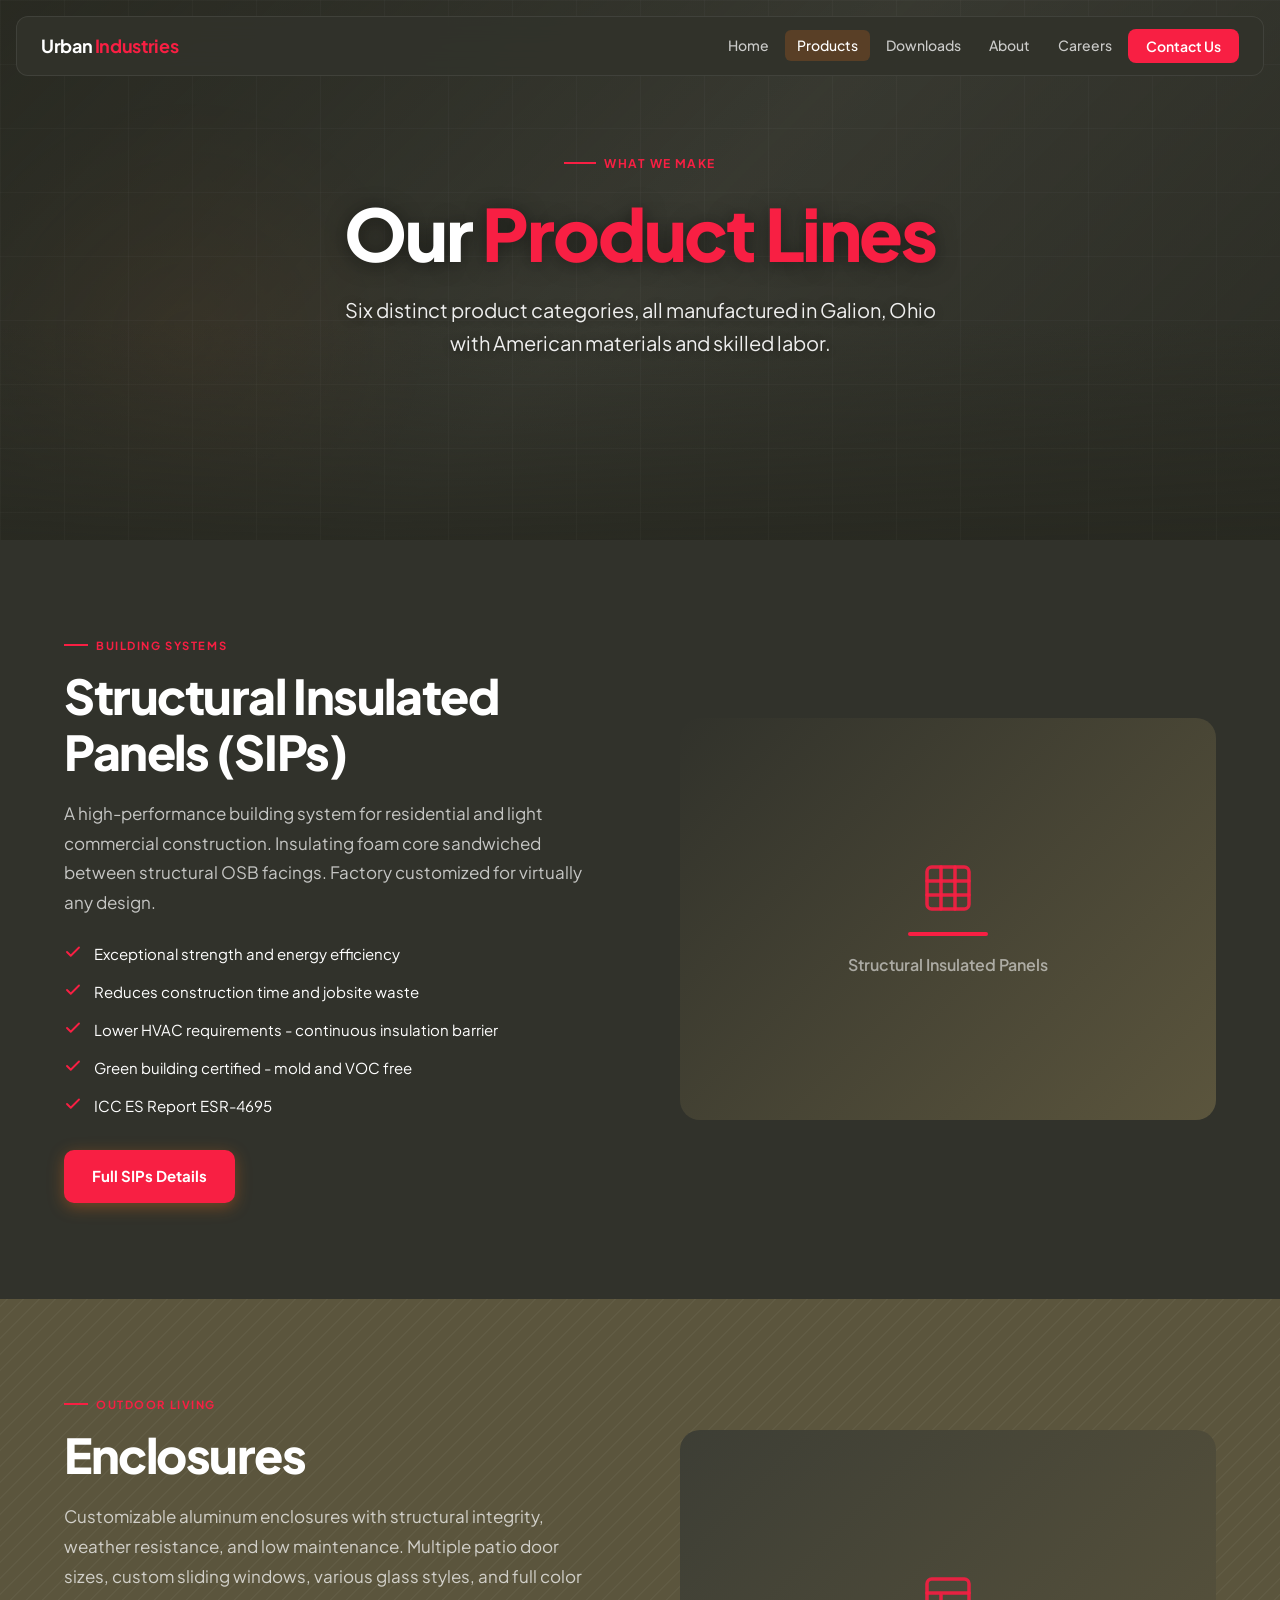
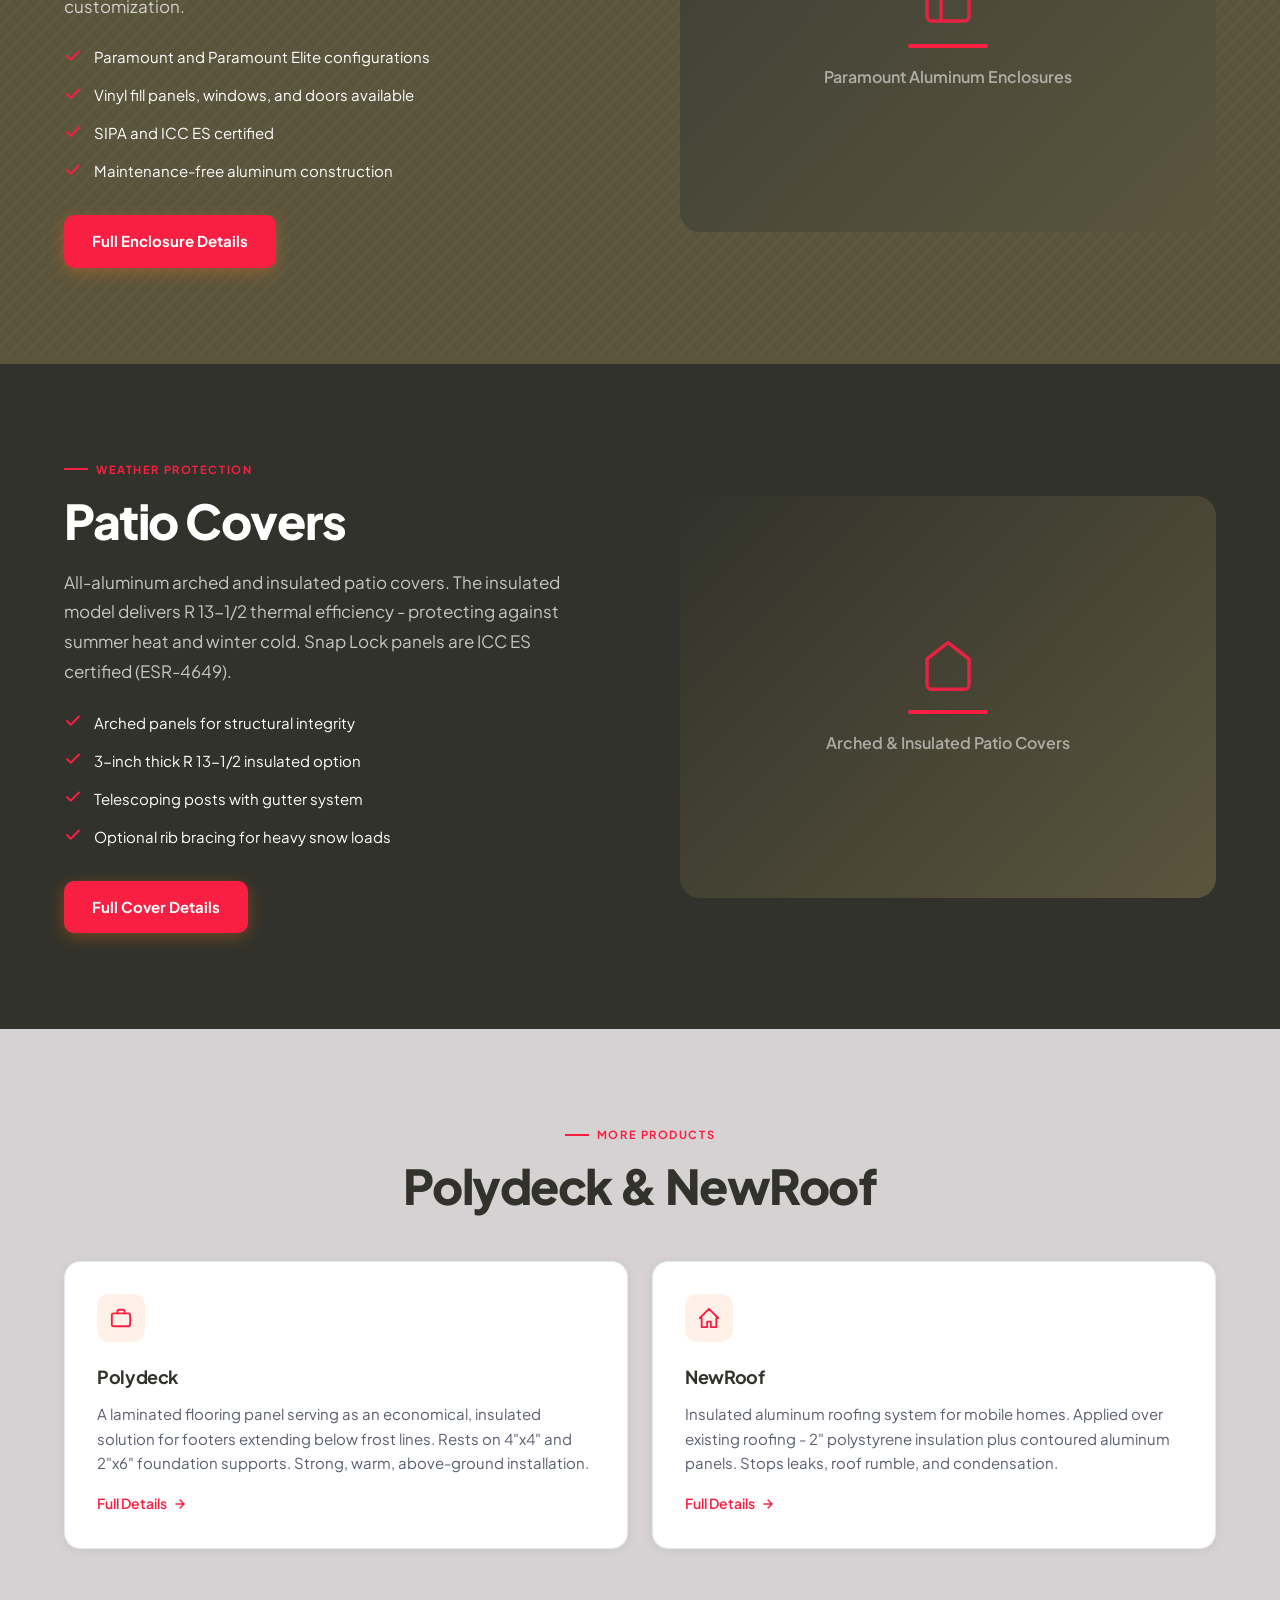
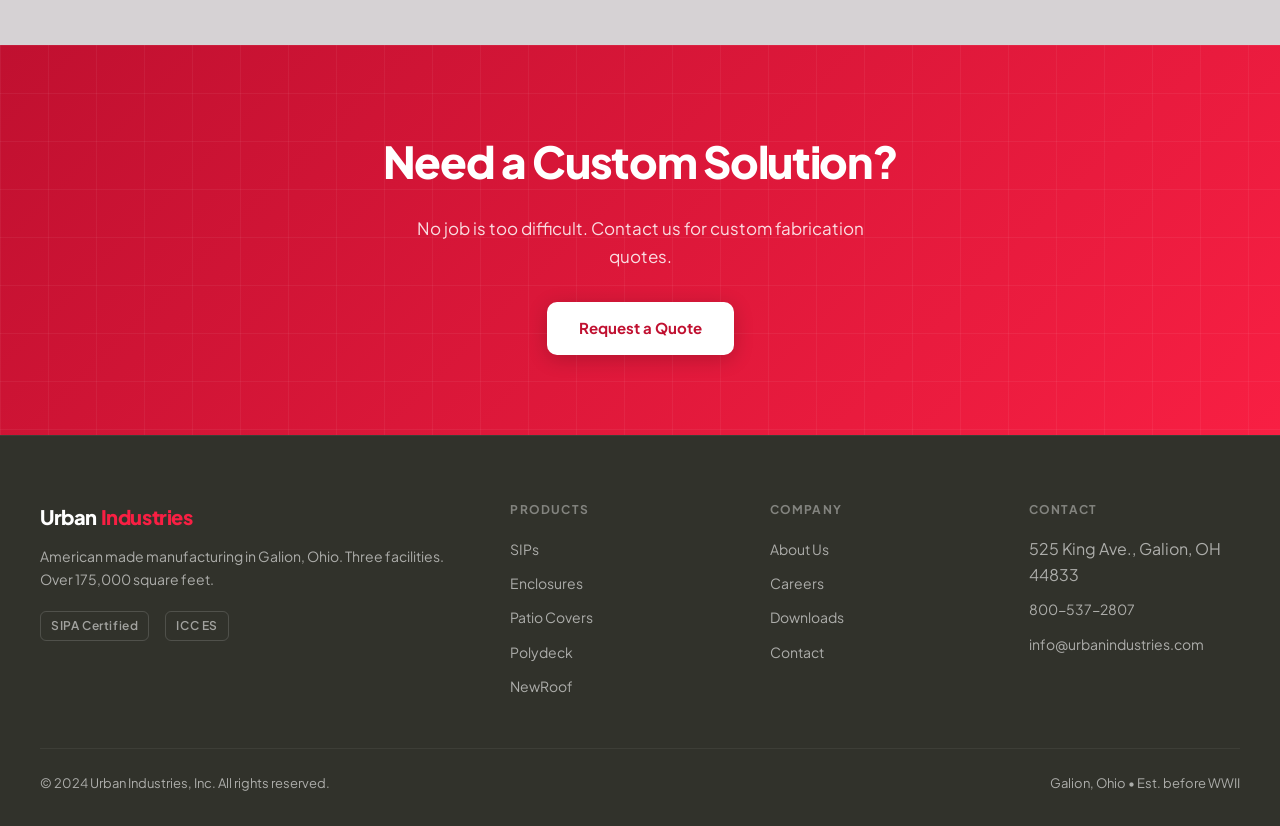
<file: site/products.html>
<!DOCTYPE html>
<html lang="en">
<head>
  <meta charset="UTF-8">
  <meta name="viewport" content="width=device-width, initial-scale=1.0">
  <title>Products - Urban Industries, Inc.</title>
  <meta name="description" content="Urban Industries product lines: SIPs, Enclosures, Patio Covers, Polydeck, NewRoof, and Bulk Bags. American made in Galion, Ohio.">
  <link rel="stylesheet" href="assets/css/main.css">
</head>
<body>

<div class="scroll-progress" aria-hidden="true"></div>

<nav class="nav" aria-label="Main navigation">
  <a href="index.html" class="nav-logo">Urban <span>Industries</span></a>
  <ul class="nav-links" id="nav-links">
    <li><a href="index.html">Home</a></li>
    <li><a href="products.html">Products</a></li>
    <li><a href="downloads.html">Downloads</a></li>
    <li><a href="about.html">About</a></li>
    <li><a href="careers.html">Careers</a></li>
    <li><a href="contact.html" class="nav-cta">Contact Us</a></li>
  </ul>
  <button class="nav-mobile-toggle" aria-label="Toggle menu" aria-expanded="false" aria-controls="nav-links">
    <svg width="22" height="22" viewBox="0 0 24 24" fill="none" stroke="currentColor" stroke-width="2" stroke-linecap="round"><line x1="3" y1="6" x2="21" y2="6"/><line x1="3" y1="12" x2="21" y2="12"/><line x1="3" y1="18" x2="21" y2="18"/></svg>
  </button>
</nav>

<section class="parallax-hero" style="height:60vh;min-height:420px;" aria-label="Products page hero">
  <div class="parallax-bg" style="background:linear-gradient(135deg,#272820 0%,#3d3e35 50%,#31322B 100%);" aria-hidden="true"></div>
  <div class="hero-overlay" aria-hidden="true"></div>
  <div class="hero-grid-overlay" aria-hidden="true"></div>
  <div class="parallax-layer deco-circle" data-parallax="0.2" style="width:500px;height:500px;bottom:-10%;left:-5%;opacity:0.7;" aria-hidden="true"></div>
  <div class="hero-content">
    <div class="hero-eyebrow"><span class="hero-eyebrow-line" aria-hidden="true"></span>What We Make</div>
    <h1 class="hero-title">Our <em>Product Lines</em></h1>
    <p class="hero-subtitle">Six distinct product categories, all manufactured in Galion, Ohio with American materials and skilled labor.</p>
  </div>
</section>

<!-- SIPs -->
<section class="chapter chapter-dark" aria-labelledby="sips-h">
  <div class="chapter-inner">
    <div class="split">
      <div>
        <div class="reveal">
          <p class="section-label">Building Systems</p>
          <h2 class="section-title section-title-light" id="sips-h">Structural Insulated Panels (SIPs)</h2>
          <p class="section-body section-body-light">A high-performance building system for residential and light commercial construction. Insulating foam core sandwiched between structural OSB facings. Factory customized for virtually any design.</p>
        </div>
        <ul class="feature-list reveal reveal-delay-1">
          <li><svg width="18" height="18" viewBox="0 0 24 24" fill="none" stroke="currentColor" stroke-width="2.5" stroke-linecap="round" stroke-linejoin="round" aria-hidden="true"><polyline points="20 6 9 17 4 12"/></svg>Exceptional strength and energy efficiency</li>
          <li><svg width="18" height="18" viewBox="0 0 24 24" fill="none" stroke="currentColor" stroke-width="2.5" stroke-linecap="round" stroke-linejoin="round" aria-hidden="true"><polyline points="20 6 9 17 4 12"/></svg>Reduces construction time and jobsite waste</li>
          <li><svg width="18" height="18" viewBox="0 0 24 24" fill="none" stroke="currentColor" stroke-width="2.5" stroke-linecap="round" stroke-linejoin="round" aria-hidden="true"><polyline points="20 6 9 17 4 12"/></svg>Lower HVAC requirements - continuous insulation barrier</li>
          <li><svg width="18" height="18" viewBox="0 0 24 24" fill="none" stroke="currentColor" stroke-width="2.5" stroke-linecap="round" stroke-linejoin="round" aria-hidden="true"><polyline points="20 6 9 17 4 12"/></svg>Green building certified - mold and VOC free</li>
          <li><svg width="18" height="18" viewBox="0 0 24 24" fill="none" stroke="currentColor" stroke-width="2.5" stroke-linecap="round" stroke-linejoin="round" aria-hidden="true"><polyline points="20 6 9 17 4 12"/></svg>ICC ES Report ESR-4695</li>
        </ul>
        <div style="margin-top:2rem;" class="reveal reveal-delay-2">
          <a href="products/sips.html" class="btn-primary">Full SIPs Details</a>
        </div>
      </div>
      <div class="visual-block reveal reveal-delay-1" style="background:linear-gradient(135deg,#31322B 0%,#5B553D 100%);">
        <div class="visual-block-inner">
          <svg width="56" height="56" viewBox="0 0 24 24" fill="none" stroke="rgba(248,31,67,0.9)" stroke-width="1.5" stroke-linecap="round" stroke-linejoin="round" aria-hidden="true"><rect x="3" y="3" width="18" height="18" rx="2"/><line x1="3" y1="9" x2="21" y2="9"/><line x1="3" y1="15" x2="21" y2="15"/><line x1="9" y1="3" x2="9" y2="21"/><line x1="15" y1="3" x2="15" y2="21"/></svg>
          <div class="visual-accent"></div>
          <p class="visual-label">Structural Insulated Panels</p>
        </div>
      </div>
    </div>
  </div>
</section>

<!-- Enclosures -->
<section class="chapter chapter-steel" aria-labelledby="encl-h">
  <div class="parallax-layer deco-lines" data-parallax="0.05" style="inset:0;" aria-hidden="true"></div>
  <div class="chapter-inner">
    <div class="split split-reverse">
      <div class="visual-block reveal" style="background:linear-gradient(135deg,#3d3e35 0%,#5B553D 100%);">
        <div class="visual-block-inner">
          <svg width="56" height="56" viewBox="0 0 24 24" fill="none" stroke="rgba(248,31,67,0.9)" stroke-width="1.5" stroke-linecap="round" stroke-linejoin="round" aria-hidden="true"><rect x="3" y="3" width="18" height="18" rx="2"/><path d="M3 9h18M9 21V9"/></svg>
          <div class="visual-accent"></div>
          <p class="visual-label">Paramount Aluminum Enclosures</p>
        </div>
      </div>
      <div>
        <div class="reveal">
          <p class="section-label">Outdoor Living</p>
          <h2 class="section-title section-title-light" id="encl-h">Enclosures</h2>
          <p class="section-body section-body-light">Customizable aluminum enclosures with structural integrity, weather resistance, and low maintenance. Multiple patio door sizes, custom sliding windows, various glass styles, and full color customization.</p>
        </div>
        <ul class="feature-list reveal reveal-delay-1">
          <li><svg width="18" height="18" viewBox="0 0 24 24" fill="none" stroke="currentColor" stroke-width="2.5" stroke-linecap="round" stroke-linejoin="round" aria-hidden="true"><polyline points="20 6 9 17 4 12"/></svg>Paramount and Paramount Elite configurations</li>
          <li><svg width="18" height="18" viewBox="0 0 24 24" fill="none" stroke="currentColor" stroke-width="2.5" stroke-linecap="round" stroke-linejoin="round" aria-hidden="true"><polyline points="20 6 9 17 4 12"/></svg>Vinyl fill panels, windows, and doors available</li>
          <li><svg width="18" height="18" viewBox="0 0 24 24" fill="none" stroke="currentColor" stroke-width="2.5" stroke-linecap="round" stroke-linejoin="round" aria-hidden="true"><polyline points="20 6 9 17 4 12"/></svg>SIPA and ICC ES certified</li>
          <li><svg width="18" height="18" viewBox="0 0 24 24" fill="none" stroke="currentColor" stroke-width="2.5" stroke-linecap="round" stroke-linejoin="round" aria-hidden="true"><polyline points="20 6 9 17 4 12"/></svg>Maintenance-free aluminum construction</li>
        </ul>
        <div style="margin-top:2rem;" class="reveal reveal-delay-2">
          <a href="products/enclosures.html" class="btn-primary">Full Enclosure Details</a>
        </div>
      </div>
    </div>
  </div>
</section>

<!-- Covers -->
<section class="chapter chapter-dark" aria-labelledby="covers-h">
  <div class="chapter-inner">
    <div class="split">
      <div>
        <div class="reveal">
          <p class="section-label">Weather Protection</p>
          <h2 class="section-title section-title-light" id="covers-h">Patio Covers</h2>
          <p class="section-body section-body-light">All-aluminum arched and insulated patio covers. The insulated model delivers R 13-1/2 thermal efficiency - protecting against summer heat and winter cold. Snap Lock panels are ICC ES certified (ESR-4649).</p>
        </div>
        <ul class="feature-list reveal reveal-delay-1">
          <li><svg width="18" height="18" viewBox="0 0 24 24" fill="none" stroke="currentColor" stroke-width="2.5" stroke-linecap="round" stroke-linejoin="round" aria-hidden="true"><polyline points="20 6 9 17 4 12"/></svg>Arched panels for structural integrity</li>
          <li><svg width="18" height="18" viewBox="0 0 24 24" fill="none" stroke="currentColor" stroke-width="2.5" stroke-linecap="round" stroke-linejoin="round" aria-hidden="true"><polyline points="20 6 9 17 4 12"/></svg>3-inch thick R 13-1/2 insulated option</li>
          <li><svg width="18" height="18" viewBox="0 0 24 24" fill="none" stroke="currentColor" stroke-width="2.5" stroke-linecap="round" stroke-linejoin="round" aria-hidden="true"><polyline points="20 6 9 17 4 12"/></svg>Telescoping posts with gutter system</li>
          <li><svg width="18" height="18" viewBox="0 0 24 24" fill="none" stroke="currentColor" stroke-width="2.5" stroke-linecap="round" stroke-linejoin="round" aria-hidden="true"><polyline points="20 6 9 17 4 12"/></svg>Optional rib bracing for heavy snow loads</li>
        </ul>
        <div style="margin-top:2rem;" class="reveal reveal-delay-2">
          <a href="products/covers.html" class="btn-primary">Full Cover Details</a>
        </div>
      </div>
      <div class="visual-block reveal reveal-delay-1" style="background:linear-gradient(135deg,#31322B 0%,#5B553D 100%);">
        <div class="visual-block-inner">
          <svg width="56" height="56" viewBox="0 0 24 24" fill="none" stroke="rgba(248,31,67,0.9)" stroke-width="1.5" stroke-linecap="round" stroke-linejoin="round" aria-hidden="true"><path d="M3 9l9-7 9 7v11a2 2 0 0 1-2 2H5a2 2 0 0 1-2-2z"/></svg>
          <div class="visual-accent"></div>
          <p class="visual-label">Arched &amp; Insulated Patio Covers</p>
        </div>
      </div>
    </div>
  </div>
</section>

<!-- Polydeck + NewRoof side by side -->
<section class="chapter chapter-mid" aria-labelledby="other-h">
  <div class="chapter-inner">
    <div class="reveal" style="text-align:center;margin-bottom:3rem;">
      <p class="section-label" style="justify-content:center;">More Products</p>
      <h2 class="section-title section-title-dark" id="other-h">Polydeck &amp; NewRoof</h2>
    </div>
    <div class="card-grid card-grid-2">
      <div class="card card-light reveal reveal-delay-1">
        <div class="card-icon" style="background:rgba(249,115,22,0.1);" aria-hidden="true">
          <svg width="22" height="22" viewBox="0 0 24 24" fill="none" stroke="currentColor" stroke-width="2" stroke-linecap="round" stroke-linejoin="round"><rect x="2" y="7" width="20" height="14" rx="2"/><path d="M16 7V5a2 2 0 0 0-2-2h-4a2 2 0 0 0-2 2v2"/></svg>
        </div>
        <h3 class="card-title card-title-dark">Polydeck</h3>
        <p class="card-text card-text-dark">A laminated flooring panel serving as an economical, insulated solution for footers extending below frost lines. Rests on 4"x4" and 2"x6" foundation supports. Strong, warm, above-ground installation.</p>
        <a href="products/polydeck.html" class="card-link" aria-label="Full Polydeck details">Full Details <svg width="14" height="14" viewBox="0 0 24 24" fill="none" stroke="currentColor" stroke-width="2.5" stroke-linecap="round" stroke-linejoin="round" aria-hidden="true"><path d="M5 12h14M12 5l7 7-7 7"/></svg></a>
      </div>
      <div class="card card-light reveal reveal-delay-2">
        <div class="card-icon" style="background:rgba(249,115,22,0.1);" aria-hidden="true">
          <svg width="22" height="22" viewBox="0 0 24 24" fill="none" stroke="currentColor" stroke-width="2" stroke-linecap="round" stroke-linejoin="round"><polygon points="12 2 22 12 20 12 20 22 14 22 14 16 10 16 10 22 4 22 4 12 2 12 12 2"/></svg>
        </div>
        <h3 class="card-title card-title-dark">NewRoof</h3>
        <p class="card-text card-text-dark">Insulated aluminum roofing system for mobile homes. Applied over existing roofing - 2" polystyrene insulation plus contoured aluminum panels. Stops leaks, roof rumble, and condensation.</p>
        <a href="products/newroof.html" class="card-link" aria-label="Full NewRoof details">Full Details <svg width="14" height="14" viewBox="0 0 24 24" fill="none" stroke="currentColor" stroke-width="2.5" stroke-linecap="round" stroke-linejoin="round" aria-hidden="true"><path d="M5 12h14M12 5l7 7-7 7"/></svg></a>
      </div>
    </div>
  </div>
</section>

<div class="cta-band">
  <h2 class="cta-band-title reveal">Need a Custom Solution?</h2>
  <p class="cta-band-text reveal reveal-delay-1">No job is too difficult. Contact us for custom fabrication quotes.</p>
  <a href="contact.html" class="btn-white reveal reveal-delay-2">Request a Quote</a>
</div>

<footer class="footer" aria-label="Site footer">
  <div class="footer-inner">
    <div class="footer-grid">
      <div>
        <div class="footer-brand">Urban <span>Industries</span></div>
        <p class="footer-tagline">American made manufacturing in Galion, Ohio. Three facilities. Over 175,000 square feet.</p>
        <div class="footer-certs" style="margin-top:1.25rem;"><span class="cert-badge">SIPA Certified</span><span class="cert-badge">ICC ES</span></div>
      </div>
      <div>
        <p class="footer-heading">Products</p>
        <ul class="footer-links">
          <li><a href="products/sips.html">SIPs</a></li>
          <li><a href="products/enclosures.html">Enclosures</a></li>
          <li><a href="products/covers.html">Patio Covers</a></li>
          <li><a href="products/polydeck.html">Polydeck</a></li>
          <li><a href="products/newroof.html">NewRoof</a></li>
        </ul>
      </div>
      <div>
        <p class="footer-heading">Company</p>
        <ul class="footer-links">
          <li><a href="about.html">About Us</a></li>
          <li><a href="careers.html">Careers</a></li>
          <li><a href="downloads.html">Downloads</a></li>
          <li><a href="contact.html">Contact</a></li>
        </ul>
      </div>
      <div>
        <p class="footer-heading">Contact</p>
        <ul class="footer-links">
          <li><span style="color:rgba(255,255,255,0.6)">525 King Ave., Galion, OH 44833</span></li>
          <li><a href="tel:8005372807">800-537-2807</a></li>
          <li><a href="mailto:info@urbanindustries.com">info@urbanindustries.com</a></li>
        </ul>
      </div>
    </div>
    <div class="footer-bottom">
      <p>&copy; 2024 Urban Industries, Inc. All rights reserved.</p>
      <p>Galion, Ohio &bull; Est. before WWII</p>
    </div>
  </div>
</footer>

<script src="assets/js/main.js"></script>
</body>
</html>
</file>
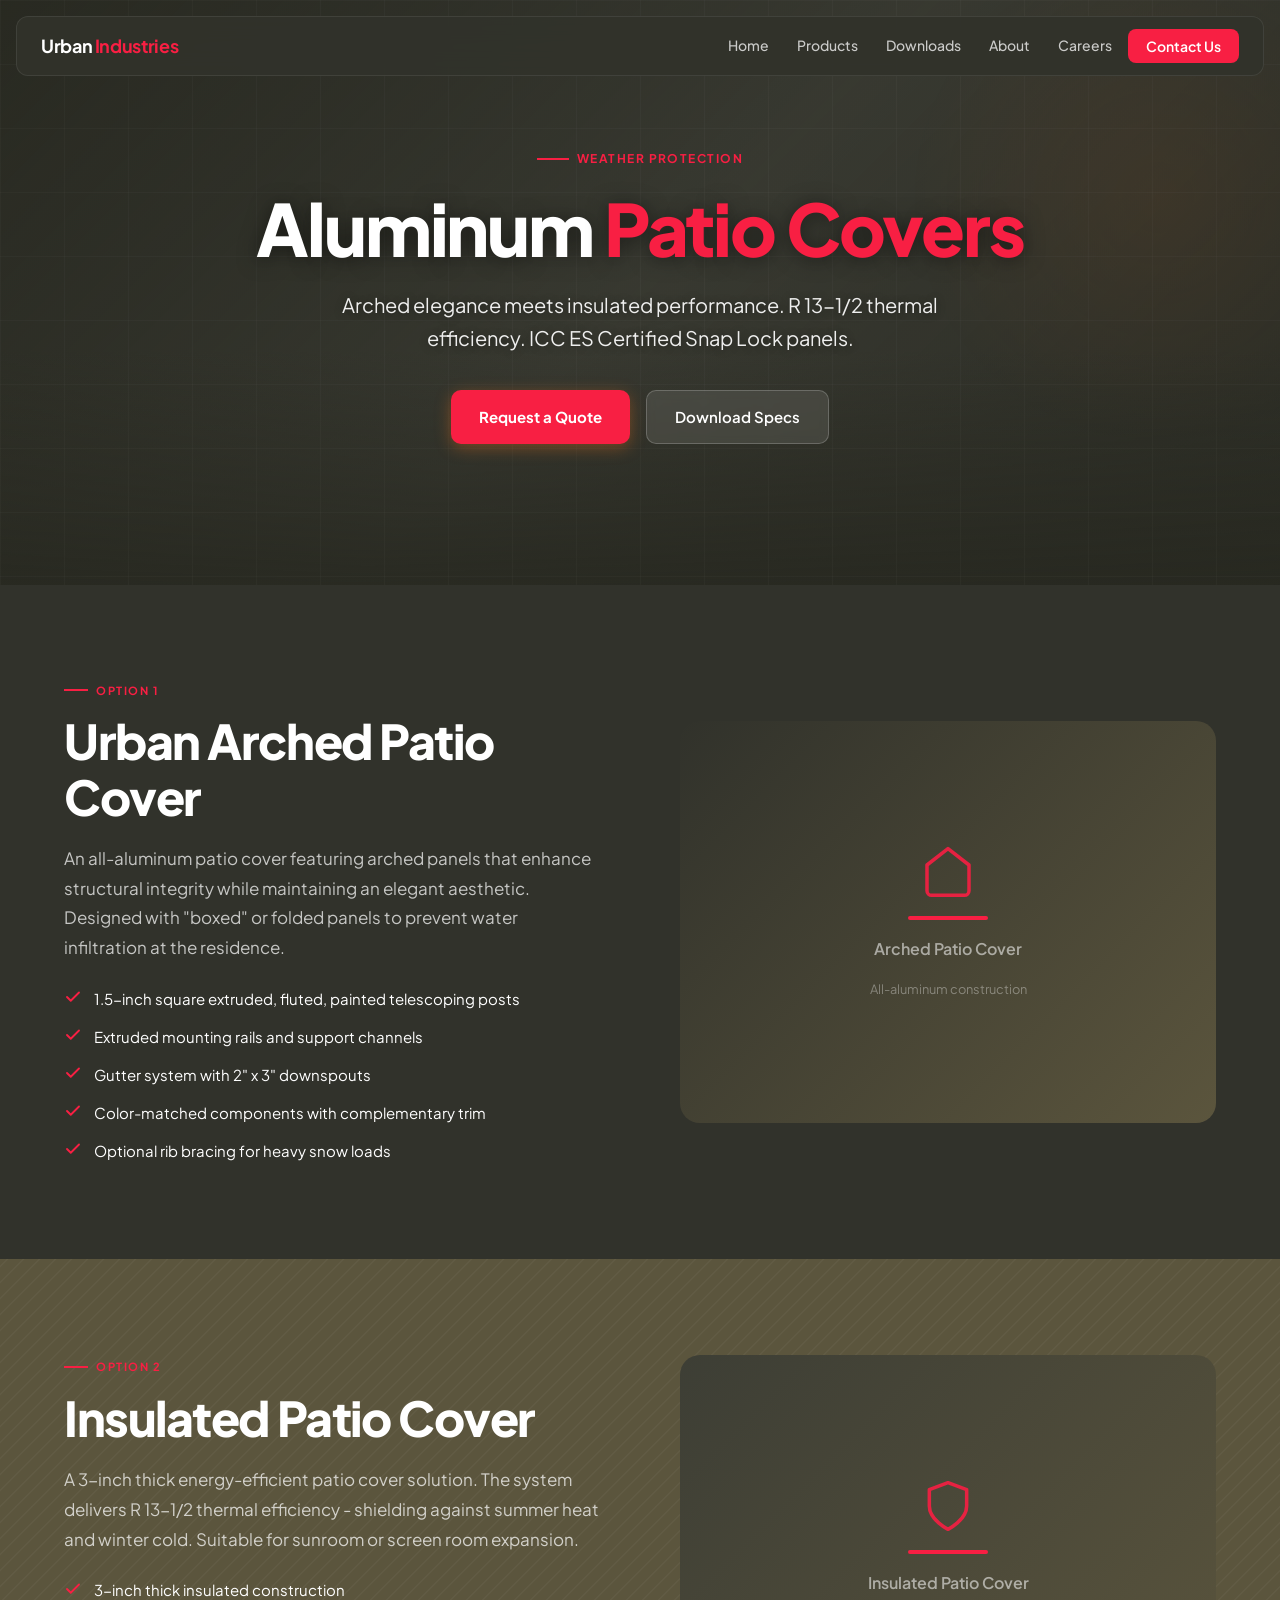
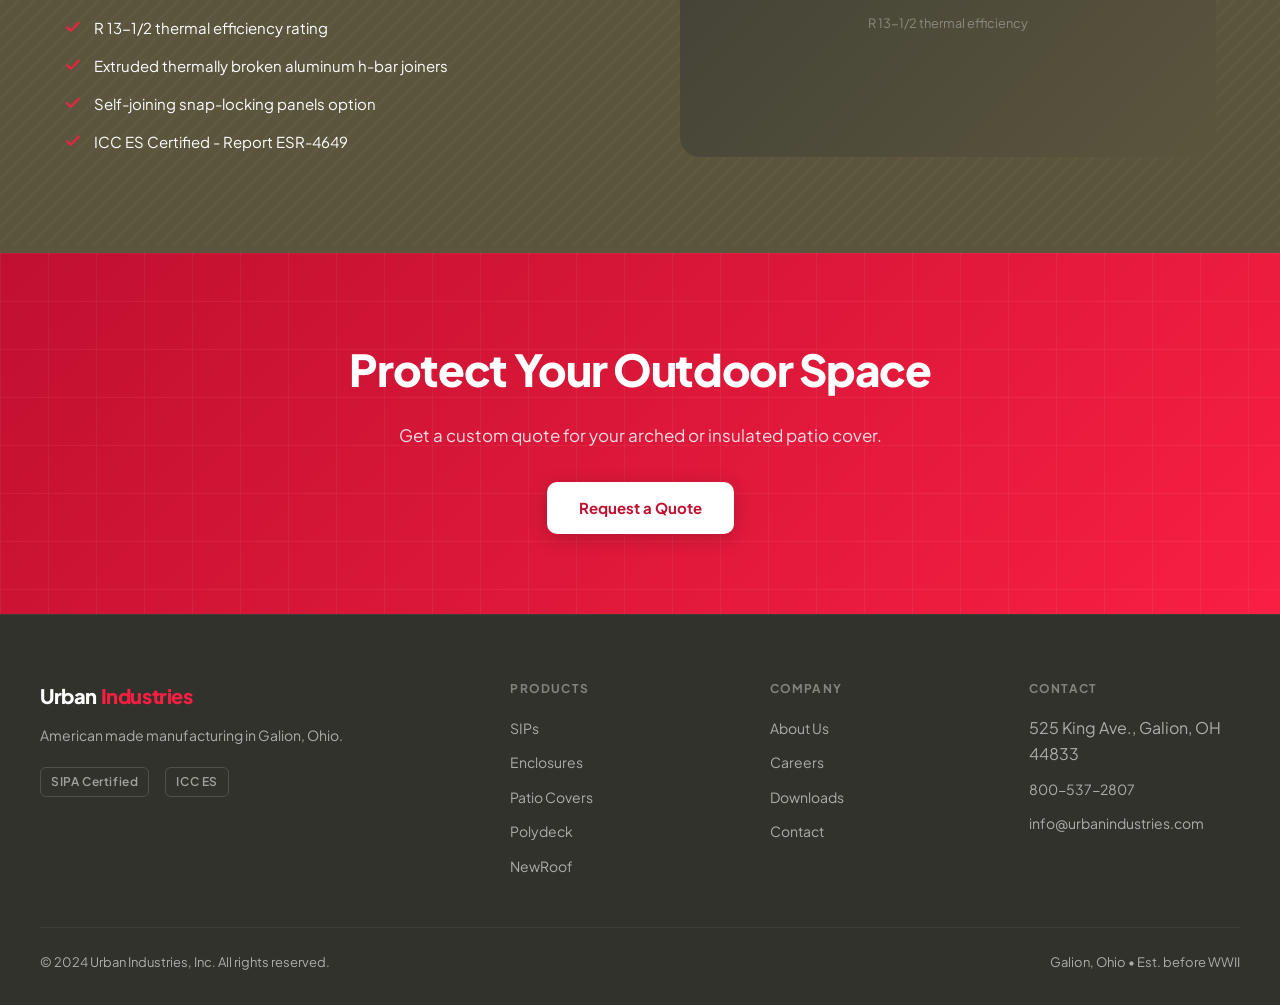
<file: site/products/covers.html>
<!DOCTYPE html>
<html lang="en">
<head>
  <meta charset="UTF-8">
  <meta name="viewport" content="width=device-width, initial-scale=1.0">
  <title>Patio Covers - Arched &amp; Insulated - Urban Industries</title>
  <meta name="description" content="Urban Industries aluminum patio covers: arched and insulated options. R 13-1/2 thermal efficiency. ICC ES certified Snap Lock panels (ESR-4649).">
  <link rel="stylesheet" href="../assets/css/main.css">
</head>
<body>

<div class="scroll-progress" aria-hidden="true"></div>

<nav class="nav" aria-label="Main navigation">
  <a href="../index.html" class="nav-logo">Urban <span>Industries</span></a>
  <ul class="nav-links" id="nav-links">
    <li><a href="../index.html">Home</a></li>
    <li><a href="../products.html">Products</a></li>
    <li><a href="../downloads.html">Downloads</a></li>
    <li><a href="../about.html">About</a></li>
    <li><a href="../careers.html">Careers</a></li>
    <li><a href="../contact.html" class="nav-cta">Contact Us</a></li>
  </ul>
  <button class="nav-mobile-toggle" aria-label="Toggle menu" aria-expanded="false" aria-controls="nav-links">
    <svg width="22" height="22" viewBox="0 0 24 24" fill="none" stroke="currentColor" stroke-width="2" stroke-linecap="round"><line x1="3" y1="6" x2="21" y2="6"/><line x1="3" y1="12" x2="21" y2="12"/><line x1="3" y1="18" x2="21" y2="18"/></svg>
  </button>
</nav>

<section class="parallax-hero" style="height:65vh;min-height:450px;" aria-label="Covers hero">
  <div class="parallax-bg" style="background:linear-gradient(135deg,#272820 0%,#3d3e35 50%,#31322B 100%);" aria-hidden="true"></div>
  <div class="hero-overlay" aria-hidden="true"></div>
  <div class="hero-grid-overlay" aria-hidden="true"></div>
  <div class="parallax-layer deco-circle" data-parallax="0.2" style="width:500px;height:500px;top:-8%;right:-10%;" aria-hidden="true"></div>
  <div class="hero-content">
    <div class="hero-eyebrow"><span class="hero-eyebrow-line" aria-hidden="true"></span>Weather Protection</div>
    <h1 class="hero-title">Aluminum <em>Patio Covers</em></h1>
    <p class="hero-subtitle">Arched elegance meets insulated performance. R 13-1/2 thermal efficiency. ICC ES Certified Snap Lock panels.</p>
    <div class="hero-actions">
      <a href="../contact.html" class="btn-primary">Request a Quote</a>
      <a href="../downloads.html" class="btn-secondary">Download Specs</a>
    </div>
  </div>
</section>

<!-- Arched Cover -->
<section class="chapter chapter-dark" aria-labelledby="arched-h">
  <div class="chapter-inner">
    <div class="split">
      <div>
        <div class="reveal">
          <p class="section-label">Option 1</p>
          <h2 class="section-title section-title-light" id="arched-h">Urban Arched Patio Cover</h2>
          <p class="section-body section-body-light">An all-aluminum patio cover featuring arched panels that enhance structural integrity while maintaining an elegant aesthetic. Designed with "boxed" or folded panels to prevent water infiltration at the residence.</p>
        </div>
        <ul class="feature-list reveal reveal-delay-1">
          <li><svg width="18" height="18" viewBox="0 0 24 24" fill="none" stroke="currentColor" stroke-width="2.5" stroke-linecap="round" stroke-linejoin="round" aria-hidden="true"><polyline points="20 6 9 17 4 12"/></svg>1.5-inch square extruded, fluted, painted telescoping posts</li>
          <li><svg width="18" height="18" viewBox="0 0 24 24" fill="none" stroke="currentColor" stroke-width="2.5" stroke-linecap="round" stroke-linejoin="round" aria-hidden="true"><polyline points="20 6 9 17 4 12"/></svg>Extruded mounting rails and support channels</li>
          <li><svg width="18" height="18" viewBox="0 0 24 24" fill="none" stroke="currentColor" stroke-width="2.5" stroke-linecap="round" stroke-linejoin="round" aria-hidden="true"><polyline points="20 6 9 17 4 12"/></svg>Gutter system with 2" x 3" downspouts</li>
          <li><svg width="18" height="18" viewBox="0 0 24 24" fill="none" stroke="currentColor" stroke-width="2.5" stroke-linecap="round" stroke-linejoin="round" aria-hidden="true"><polyline points="20 6 9 17 4 12"/></svg>Color-matched components with complementary trim</li>
          <li><svg width="18" height="18" viewBox="0 0 24 24" fill="none" stroke="currentColor" stroke-width="2.5" stroke-linecap="round" stroke-linejoin="round" aria-hidden="true"><polyline points="20 6 9 17 4 12"/></svg>Optional rib bracing for heavy snow loads</li>
        </ul>
      </div>
      <div class="visual-block reveal reveal-delay-1" style="background:linear-gradient(135deg,#31322B 0%,#5B553D 100%);">
        <div class="visual-block-inner">
          <svg width="56" height="56" viewBox="0 0 24 24" fill="none" stroke="rgba(248,31,67,0.9)" stroke-width="1.5" stroke-linecap="round" stroke-linejoin="round" aria-hidden="true"><path d="M3 9l9-7 9 7v11a2 2 0 0 1-2 2H5a2 2 0 0 1-2-2z"/></svg>
          <div class="visual-accent"></div>
          <p class="visual-label">Arched Patio Cover</p>
          <p style="color:rgba(255,255,255,0.35);font-size:0.8rem;">All-aluminum construction</p>
        </div>
      </div>
    </div>
  </div>
</section>

<!-- Insulated Cover -->
<section class="chapter chapter-steel" aria-labelledby="insulated-h">
  <div class="parallax-layer deco-lines" data-parallax="0.05" style="inset:0;" aria-hidden="true"></div>
  <div class="chapter-inner">
    <div class="split split-reverse">
      <div class="visual-block reveal" style="background:linear-gradient(135deg,#3d3e35 0%,#5B553D 100%);">
        <div class="visual-block-inner">
          <svg width="56" height="56" viewBox="0 0 24 24" fill="none" stroke="rgba(248,31,67,0.9)" stroke-width="1.5" stroke-linecap="round" stroke-linejoin="round" aria-hidden="true"><path d="M12 22s8-4 8-10V5l-8-3-8 3v7c0 6 8 10 8 10z"/></svg>
          <div class="visual-accent"></div>
          <p class="visual-label">Insulated Patio Cover</p>
          <p style="color:rgba(255,255,255,0.35);font-size:0.8rem;">R 13-1/2 thermal efficiency</p>
        </div>
      </div>
      <div>
        <div class="reveal">
          <p class="section-label">Option 2</p>
          <h2 class="section-title section-title-light" id="insulated-h">Insulated Patio Cover</h2>
          <p class="section-body section-body-light">A 3-inch thick energy-efficient patio cover solution. The system delivers R 13-1/2 thermal efficiency - shielding against summer heat and winter cold. Suitable for sunroom or screen room expansion.</p>
        </div>
        <ul class="feature-list reveal reveal-delay-1">
          <li><svg width="18" height="18" viewBox="0 0 24 24" fill="none" stroke="currentColor" stroke-width="2.5" stroke-linecap="round" stroke-linejoin="round" aria-hidden="true"><polyline points="20 6 9 17 4 12"/></svg>3-inch thick insulated construction</li>
          <li><svg width="18" height="18" viewBox="0 0 24 24" fill="none" stroke="currentColor" stroke-width="2.5" stroke-linecap="round" stroke-linejoin="round" aria-hidden="true"><polyline points="20 6 9 17 4 12"/></svg>R 13-1/2 thermal efficiency rating</li>
          <li><svg width="18" height="18" viewBox="0 0 24 24" fill="none" stroke="currentColor" stroke-width="2.5" stroke-linecap="round" stroke-linejoin="round" aria-hidden="true"><polyline points="20 6 9 17 4 12"/></svg>Extruded thermally broken aluminum h-bar joiners</li>
          <li><svg width="18" height="18" viewBox="0 0 24 24" fill="none" stroke="currentColor" stroke-width="2.5" stroke-linecap="round" stroke-linejoin="round" aria-hidden="true"><polyline points="20 6 9 17 4 12"/></svg>Self-joining snap-locking panels option</li>
          <li><svg width="18" height="18" viewBox="0 0 24 24" fill="none" stroke="currentColor" stroke-width="2.5" stroke-linecap="round" stroke-linejoin="round" aria-hidden="true"><polyline points="20 6 9 17 4 12"/></svg>ICC ES Certified - Report ESR-4649</li>
        </ul>
      </div>
    </div>
  </div>
</section>

<div class="cta-band">
  <h2 class="cta-band-title reveal">Protect Your Outdoor Space</h2>
  <p class="cta-band-text reveal reveal-delay-1">Get a custom quote for your arched or insulated patio cover.</p>
  <a href="../contact.html" class="btn-white reveal reveal-delay-2">Request a Quote</a>
</div>

<footer class="footer" aria-label="Site footer">
  <div class="footer-inner">
    <div class="footer-grid">
      <div>
        <div class="footer-brand">Urban <span>Industries</span></div>
        <p class="footer-tagline">American made manufacturing in Galion, Ohio.</p>
        <div class="footer-certs" style="margin-top:1.25rem;"><span class="cert-badge">SIPA Certified</span><span class="cert-badge">ICC ES</span></div>
      </div>
      <div>
        <p class="footer-heading">Products</p>
        <ul class="footer-links">
          <li><a href="sips.html">SIPs</a></li>
          <li><a href="enclosures.html">Enclosures</a></li>
          <li><a href="covers.html">Patio Covers</a></li>
          <li><a href="polydeck.html">Polydeck</a></li>
          <li><a href="newroof.html">NewRoof</a></li>
        </ul>
      </div>
      <div>
        <p class="footer-heading">Company</p>
        <ul class="footer-links">
          <li><a href="../about.html">About Us</a></li>
          <li><a href="../careers.html">Careers</a></li>
          <li><a href="../downloads.html">Downloads</a></li>
          <li><a href="../contact.html">Contact</a></li>
        </ul>
      </div>
      <div>
        <p class="footer-heading">Contact</p>
        <ul class="footer-links">
          <li><span style="color:rgba(255,255,255,0.6)">525 King Ave., Galion, OH 44833</span></li>
          <li><a href="tel:8005372807">800-537-2807</a></li>
          <li><a href="mailto:info@urbanindustries.com">info@urbanindustries.com</a></li>
        </ul>
      </div>
    </div>
    <div class="footer-bottom">
      <p>&copy; 2024 Urban Industries, Inc. All rights reserved.</p>
      <p>Galion, Ohio &bull; Est. before WWII</p>
    </div>
  </div>
</footer>

<script src="../assets/js/main.js"></script>
</body>
</html>
</file>
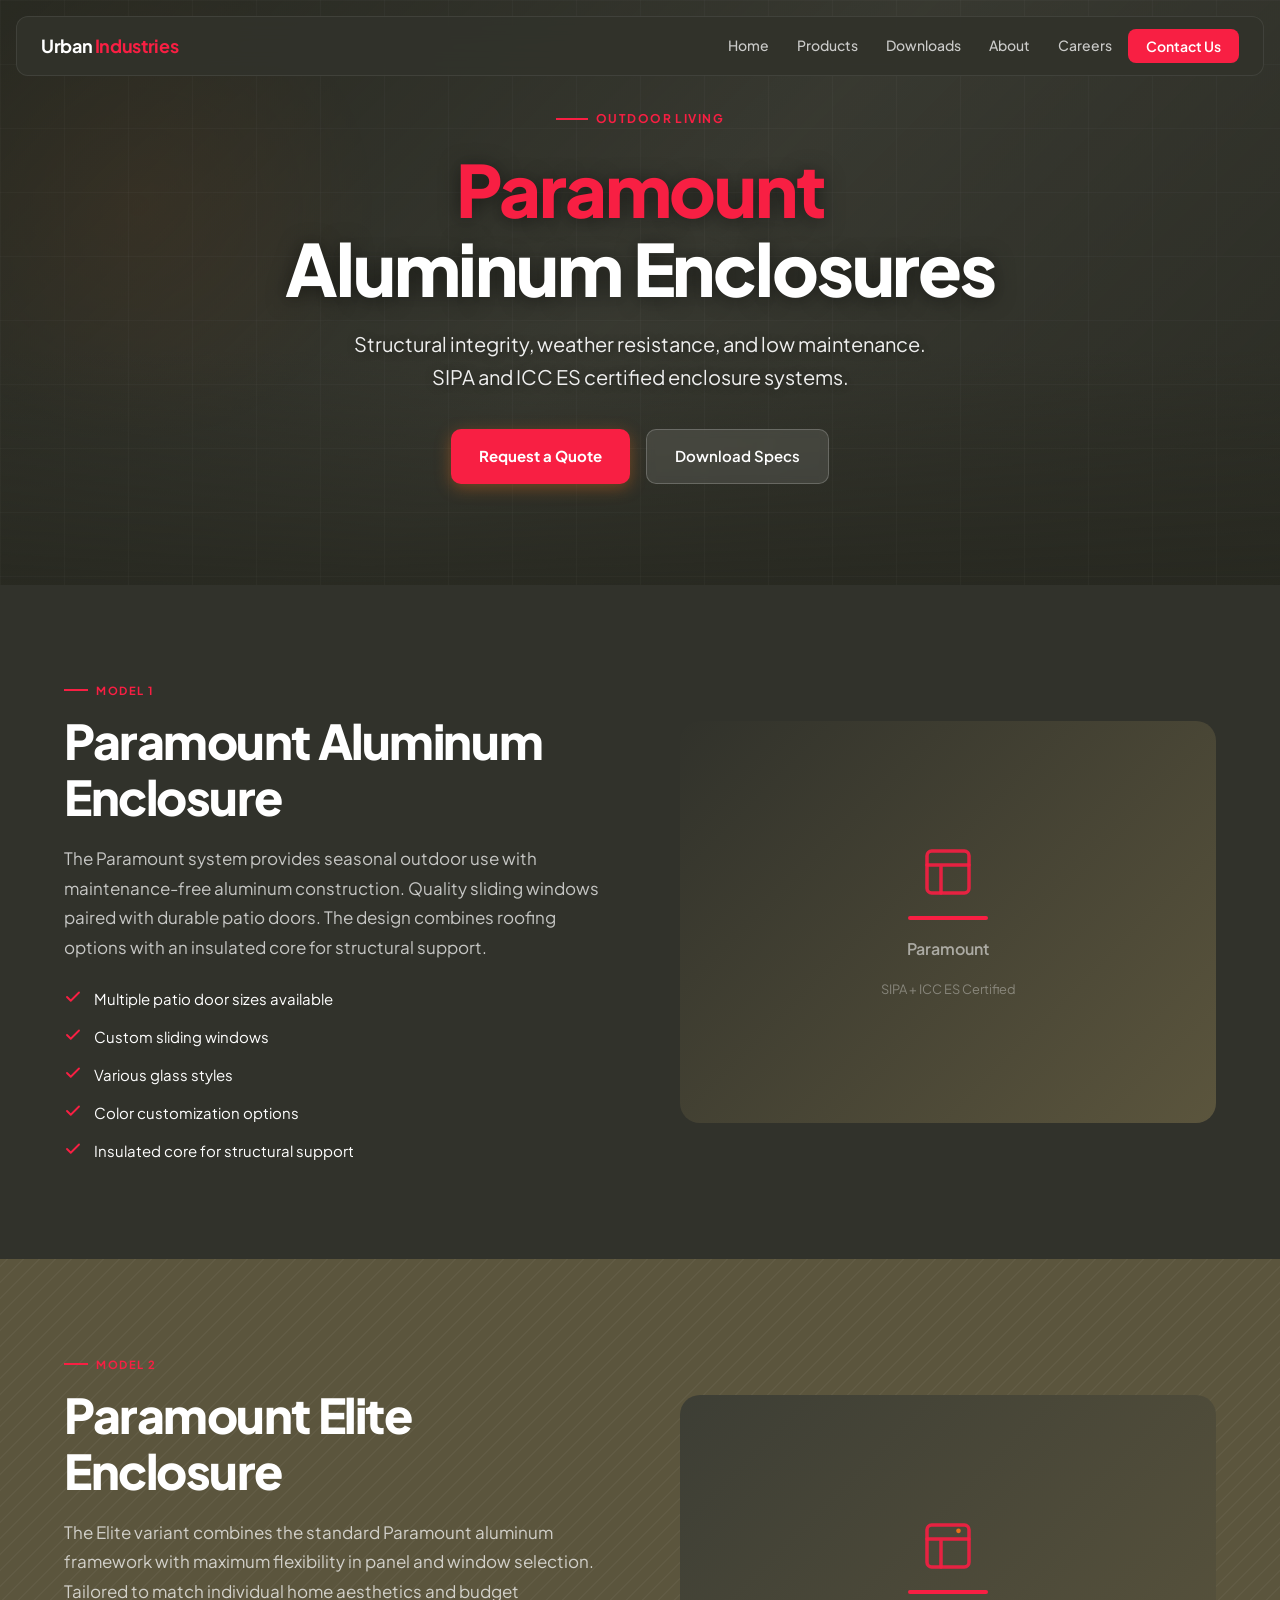
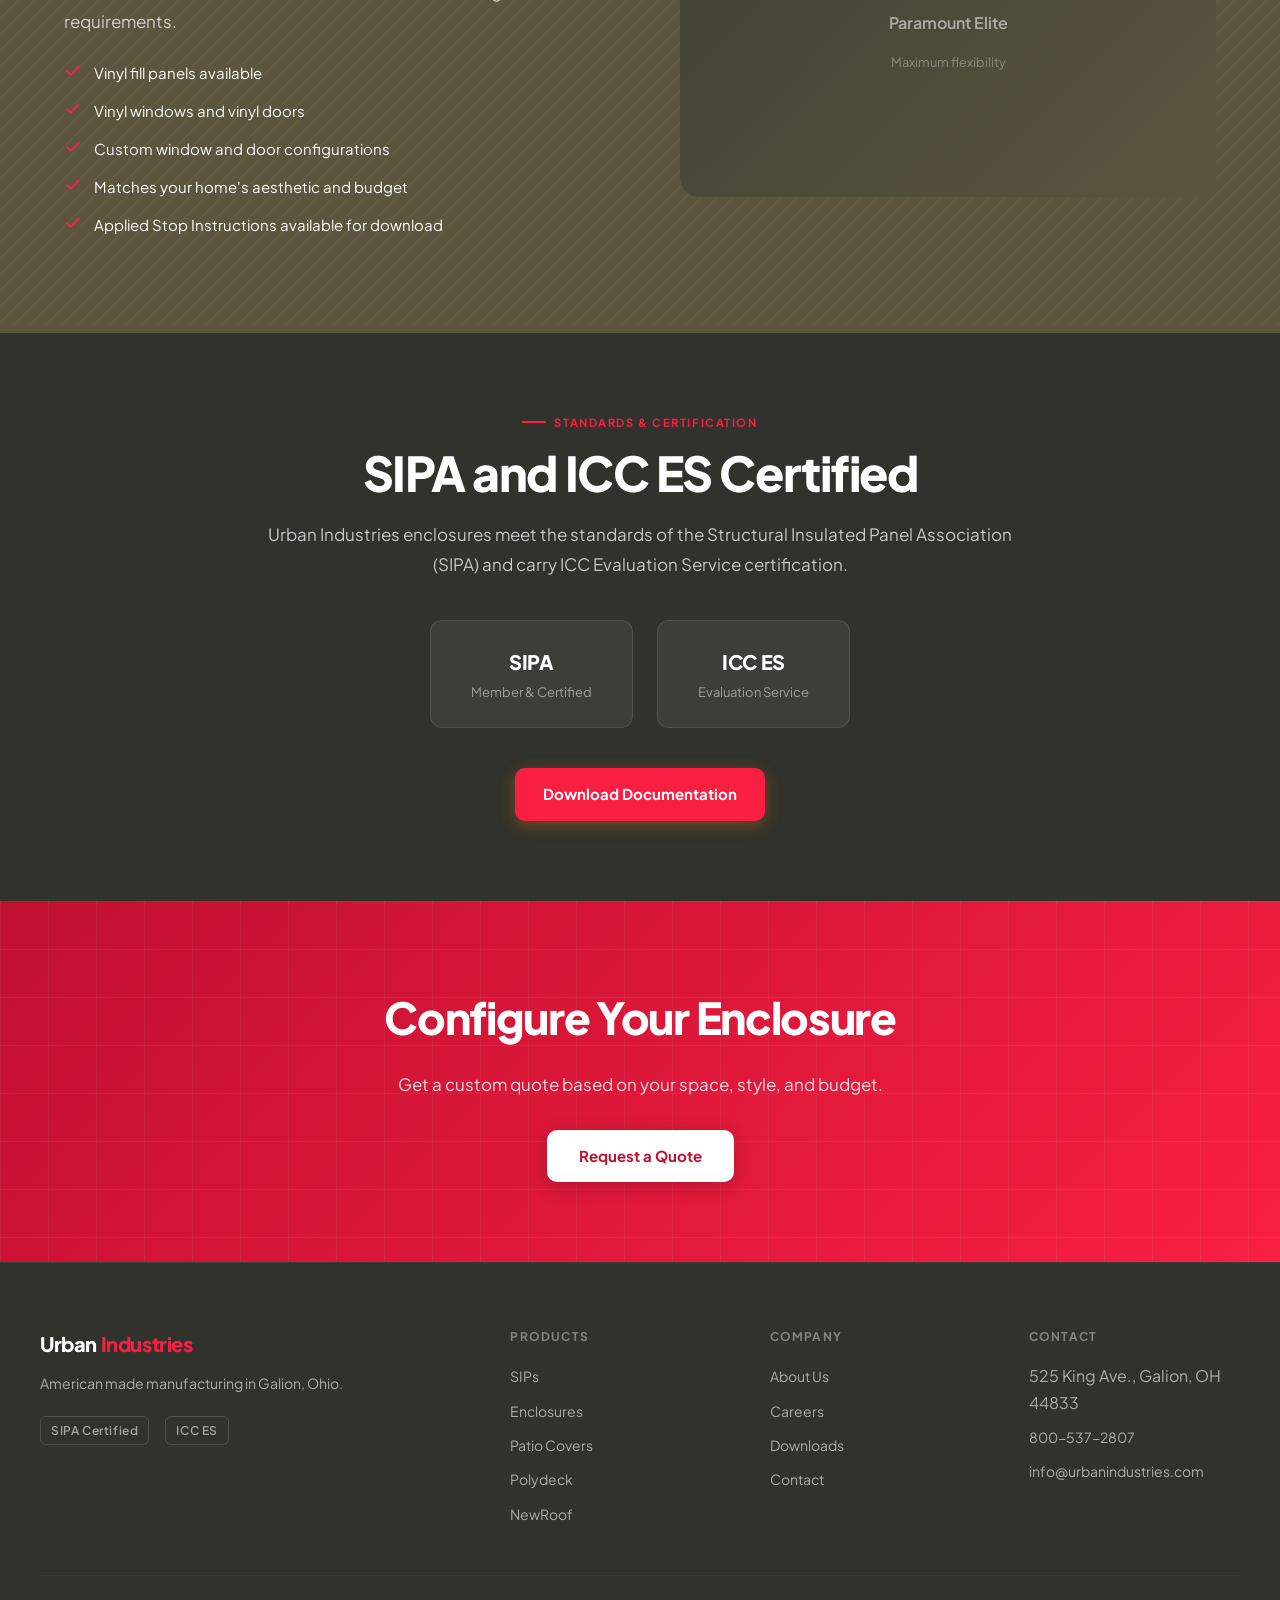
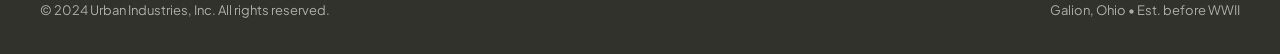
<file: site/products/enclosures.html>
<!DOCTYPE html>
<html lang="en">
<head>
  <meta charset="UTF-8">
  <meta name="viewport" content="width=device-width, initial-scale=1.0">
  <title>Enclosures - Paramount Aluminum - Urban Industries</title>
  <meta name="description" content="Paramount and Paramount Elite aluminum enclosures from Urban Industries. SIPA and ICC ES certified. Custom windows, doors, and configurations.">
  <link rel="stylesheet" href="../assets/css/main.css">
</head>
<body>

<div class="scroll-progress" aria-hidden="true"></div>

<nav class="nav" aria-label="Main navigation">
  <a href="../index.html" class="nav-logo">Urban <span>Industries</span></a>
  <ul class="nav-links" id="nav-links">
    <li><a href="../index.html">Home</a></li>
    <li><a href="../products.html">Products</a></li>
    <li><a href="../downloads.html">Downloads</a></li>
    <li><a href="../about.html">About</a></li>
    <li><a href="../careers.html">Careers</a></li>
    <li><a href="../contact.html" class="nav-cta">Contact Us</a></li>
  </ul>
  <button class="nav-mobile-toggle" aria-label="Toggle menu" aria-expanded="false" aria-controls="nav-links">
    <svg width="22" height="22" viewBox="0 0 24 24" fill="none" stroke="currentColor" stroke-width="2" stroke-linecap="round"><line x1="3" y1="6" x2="21" y2="6"/><line x1="3" y1="12" x2="21" y2="12"/><line x1="3" y1="18" x2="21" y2="18"/></svg>
  </button>
</nav>

<section class="parallax-hero" style="height:65vh;min-height:450px;" aria-label="Enclosures hero">
  <div class="parallax-bg" style="background:linear-gradient(135deg,#272820 0%,#3d3e35 50%,#31322B 100%);" aria-hidden="true"></div>
  <div class="hero-overlay" aria-hidden="true"></div>
  <div class="hero-grid-overlay" aria-hidden="true"></div>
  <div class="parallax-layer deco-circle" data-parallax="0.2" style="width:480px;height:480px;top:-5%;left:-8%;" aria-hidden="true"></div>
  <div class="hero-content">
    <div class="hero-eyebrow"><span class="hero-eyebrow-line" aria-hidden="true"></span>Outdoor Living</div>
    <h1 class="hero-title"><em>Paramount</em><br>Aluminum Enclosures</h1>
    <p class="hero-subtitle">Structural integrity, weather resistance, and low maintenance. SIPA and ICC ES certified enclosure systems.</p>
    <div class="hero-actions">
      <a href="../contact.html" class="btn-primary">Request a Quote</a>
      <a href="../downloads.html" class="btn-secondary">Download Specs</a>
    </div>
  </div>
</section>

<!-- Paramount -->
<section class="chapter chapter-dark" aria-labelledby="paramount-h">
  <div class="chapter-inner">
    <div class="split">
      <div>
        <div class="reveal">
          <p class="section-label">Model 1</p>
          <h2 class="section-title section-title-light" id="paramount-h">Paramount Aluminum Enclosure</h2>
          <p class="section-body section-body-light">The Paramount system provides seasonal outdoor use with maintenance-free aluminum construction. Quality sliding windows paired with durable patio doors. The design combines roofing options with an insulated core for structural support.</p>
        </div>
        <ul class="feature-list reveal reveal-delay-1">
          <li><svg width="18" height="18" viewBox="0 0 24 24" fill="none" stroke="currentColor" stroke-width="2.5" stroke-linecap="round" stroke-linejoin="round" aria-hidden="true"><polyline points="20 6 9 17 4 12"/></svg>Multiple patio door sizes available</li>
          <li><svg width="18" height="18" viewBox="0 0 24 24" fill="none" stroke="currentColor" stroke-width="2.5" stroke-linecap="round" stroke-linejoin="round" aria-hidden="true"><polyline points="20 6 9 17 4 12"/></svg>Custom sliding windows</li>
          <li><svg width="18" height="18" viewBox="0 0 24 24" fill="none" stroke="currentColor" stroke-width="2.5" stroke-linecap="round" stroke-linejoin="round" aria-hidden="true"><polyline points="20 6 9 17 4 12"/></svg>Various glass styles</li>
          <li><svg width="18" height="18" viewBox="0 0 24 24" fill="none" stroke="currentColor" stroke-width="2.5" stroke-linecap="round" stroke-linejoin="round" aria-hidden="true"><polyline points="20 6 9 17 4 12"/></svg>Color customization options</li>
          <li><svg width="18" height="18" viewBox="0 0 24 24" fill="none" stroke="currentColor" stroke-width="2.5" stroke-linecap="round" stroke-linejoin="round" aria-hidden="true"><polyline points="20 6 9 17 4 12"/></svg>Insulated core for structural support</li>
        </ul>
      </div>
      <div class="visual-block reveal reveal-delay-1" style="background:linear-gradient(135deg,#31322B 0%,#5B553D 100%);">
        <div class="visual-block-inner">
          <svg width="56" height="56" viewBox="0 0 24 24" fill="none" stroke="rgba(248,31,67,0.9)" stroke-width="1.5" stroke-linecap="round" stroke-linejoin="round" aria-hidden="true"><rect x="3" y="3" width="18" height="18" rx="2"/><path d="M3 9h18M9 21V9"/></svg>
          <div class="visual-accent"></div>
          <p class="visual-label">Paramount</p>
          <p style="color:rgba(255,255,255,0.35);font-size:0.8rem;">SIPA + ICC ES Certified</p>
        </div>
      </div>
    </div>
  </div>
</section>

<!-- Paramount Elite -->
<section class="chapter chapter-steel" aria-labelledby="elite-h">
  <div class="parallax-layer deco-lines" data-parallax="0.05" style="inset:0;" aria-hidden="true"></div>
  <div class="chapter-inner">
    <div class="split split-reverse">
      <div class="visual-block reveal" style="background:linear-gradient(135deg,#3d3e35 0%,#5B553D 100%);">
        <div class="visual-block-inner">
          <svg width="56" height="56" viewBox="0 0 24 24" fill="none" stroke="rgba(248,31,67,0.9)" stroke-width="1.5" stroke-linecap="round" stroke-linejoin="round" aria-hidden="true"><rect x="3" y="3" width="18" height="18" rx="2"/><path d="M3 9h18M9 21V9"/><circle cx="16.5" cy="5.5" r="1" fill="rgba(249,115,22,0.9)" stroke="none"/></svg>
          <div class="visual-accent"></div>
          <p class="visual-label">Paramount Elite</p>
          <p style="color:rgba(255,255,255,0.35);font-size:0.8rem;">Maximum flexibility</p>
        </div>
      </div>
      <div>
        <div class="reveal">
          <p class="section-label">Model 2</p>
          <h2 class="section-title section-title-light" id="elite-h">Paramount Elite Enclosure</h2>
          <p class="section-body section-body-light">The Elite variant combines the standard Paramount aluminum framework with maximum flexibility in panel and window selection. Tailored to match individual home aesthetics and budget requirements.</p>
        </div>
        <ul class="feature-list reveal reveal-delay-1">
          <li><svg width="18" height="18" viewBox="0 0 24 24" fill="none" stroke="currentColor" stroke-width="2.5" stroke-linecap="round" stroke-linejoin="round" aria-hidden="true"><polyline points="20 6 9 17 4 12"/></svg>Vinyl fill panels available</li>
          <li><svg width="18" height="18" viewBox="0 0 24 24" fill="none" stroke="currentColor" stroke-width="2.5" stroke-linecap="round" stroke-linejoin="round" aria-hidden="true"><polyline points="20 6 9 17 4 12"/></svg>Vinyl windows and vinyl doors</li>
          <li><svg width="18" height="18" viewBox="0 0 24 24" fill="none" stroke="currentColor" stroke-width="2.5" stroke-linecap="round" stroke-linejoin="round" aria-hidden="true"><polyline points="20 6 9 17 4 12"/></svg>Custom window and door configurations</li>
          <li><svg width="18" height="18" viewBox="0 0 24 24" fill="none" stroke="currentColor" stroke-width="2.5" stroke-linecap="round" stroke-linejoin="round" aria-hidden="true"><polyline points="20 6 9 17 4 12"/></svg>Matches your home's aesthetic and budget</li>
          <li><svg width="18" height="18" viewBox="0 0 24 24" fill="none" stroke="currentColor" stroke-width="2.5" stroke-linecap="round" stroke-linejoin="round" aria-hidden="true"><polyline points="20 6 9 17 4 12"/></svg>Applied Stop Instructions available for download</li>
        </ul>
      </div>
    </div>
  </div>
</section>

<!-- Certifications -->
<section class="chapter chapter-dark" aria-labelledby="certs-h">
  <div class="chapter-inner chapter-inner-sm" style="text-align:center;">
    <div class="reveal">
      <p class="section-label" style="justify-content:center;">Standards &amp; Certification</p>
      <h2 class="section-title section-title-light" id="certs-h">SIPA and ICC ES Certified</h2>
      <p class="section-body section-body-light" style="text-align:center;margin:0 auto 2.5rem;">Urban Industries enclosures meet the standards of the Structural Insulated Panel Association (SIPA) and carry ICC Evaluation Service certification.</p>
    </div>
    <div style="display:flex;gap:1.5rem;justify-content:center;flex-wrap:wrap;" class="reveal reveal-delay-1">
      <div style="padding:1.5rem 2.5rem;background:rgba(255,255,255,0.06);border:1px solid rgba(255,255,255,0.1);border-radius:12px;">
        <p style="font-size:1.25rem;font-weight:800;color:#fff;letter-spacing:-0.02em;">SIPA</p>
        <p style="font-size:0.8125rem;color:rgba(255,255,255,0.5);margin-top:0.25rem;">Member &amp; Certified</p>
      </div>
      <div style="padding:1.5rem 2.5rem;background:rgba(255,255,255,0.06);border:1px solid rgba(255,255,255,0.1);border-radius:12px;">
        <p style="font-size:1.25rem;font-weight:800;color:#fff;letter-spacing:-0.02em;">ICC ES</p>
        <p style="font-size:0.8125rem;color:rgba(255,255,255,0.5);margin-top:0.25rem;">Evaluation Service</p>
      </div>
    </div>
    <div style="margin-top:2.5rem;" class="reveal reveal-delay-2">
      <a href="../downloads.html" class="btn-primary">Download Documentation</a>
    </div>
  </div>
</section>

<div class="cta-band">
  <h2 class="cta-band-title reveal">Configure Your Enclosure</h2>
  <p class="cta-band-text reveal reveal-delay-1">Get a custom quote based on your space, style, and budget.</p>
  <a href="../contact.html" class="btn-white reveal reveal-delay-2">Request a Quote</a>
</div>

<footer class="footer" aria-label="Site footer">
  <div class="footer-inner">
    <div class="footer-grid">
      <div>
        <div class="footer-brand">Urban <span>Industries</span></div>
        <p class="footer-tagline">American made manufacturing in Galion, Ohio.</p>
        <div class="footer-certs" style="margin-top:1.25rem;"><span class="cert-badge">SIPA Certified</span><span class="cert-badge">ICC ES</span></div>
      </div>
      <div>
        <p class="footer-heading">Products</p>
        <ul class="footer-links">
          <li><a href="sips.html">SIPs</a></li>
          <li><a href="enclosures.html">Enclosures</a></li>
          <li><a href="covers.html">Patio Covers</a></li>
          <li><a href="polydeck.html">Polydeck</a></li>
          <li><a href="newroof.html">NewRoof</a></li>
        </ul>
      </div>
      <div>
        <p class="footer-heading">Company</p>
        <ul class="footer-links">
          <li><a href="../about.html">About Us</a></li>
          <li><a href="../careers.html">Careers</a></li>
          <li><a href="../downloads.html">Downloads</a></li>
          <li><a href="../contact.html">Contact</a></li>
        </ul>
      </div>
      <div>
        <p class="footer-heading">Contact</p>
        <ul class="footer-links">
          <li><span style="color:rgba(255,255,255,0.6)">525 King Ave., Galion, OH 44833</span></li>
          <li><a href="tel:8005372807">800-537-2807</a></li>
          <li><a href="mailto:info@urbanindustries.com">info@urbanindustries.com</a></li>
        </ul>
      </div>
    </div>
    <div class="footer-bottom">
      <p>&copy; 2024 Urban Industries, Inc. All rights reserved.</p>
      <p>Galion, Ohio &bull; Est. before WWII</p>
    </div>
  </div>
</footer>

<script src="../assets/js/main.js"></script>
</body>
</html>
</file>
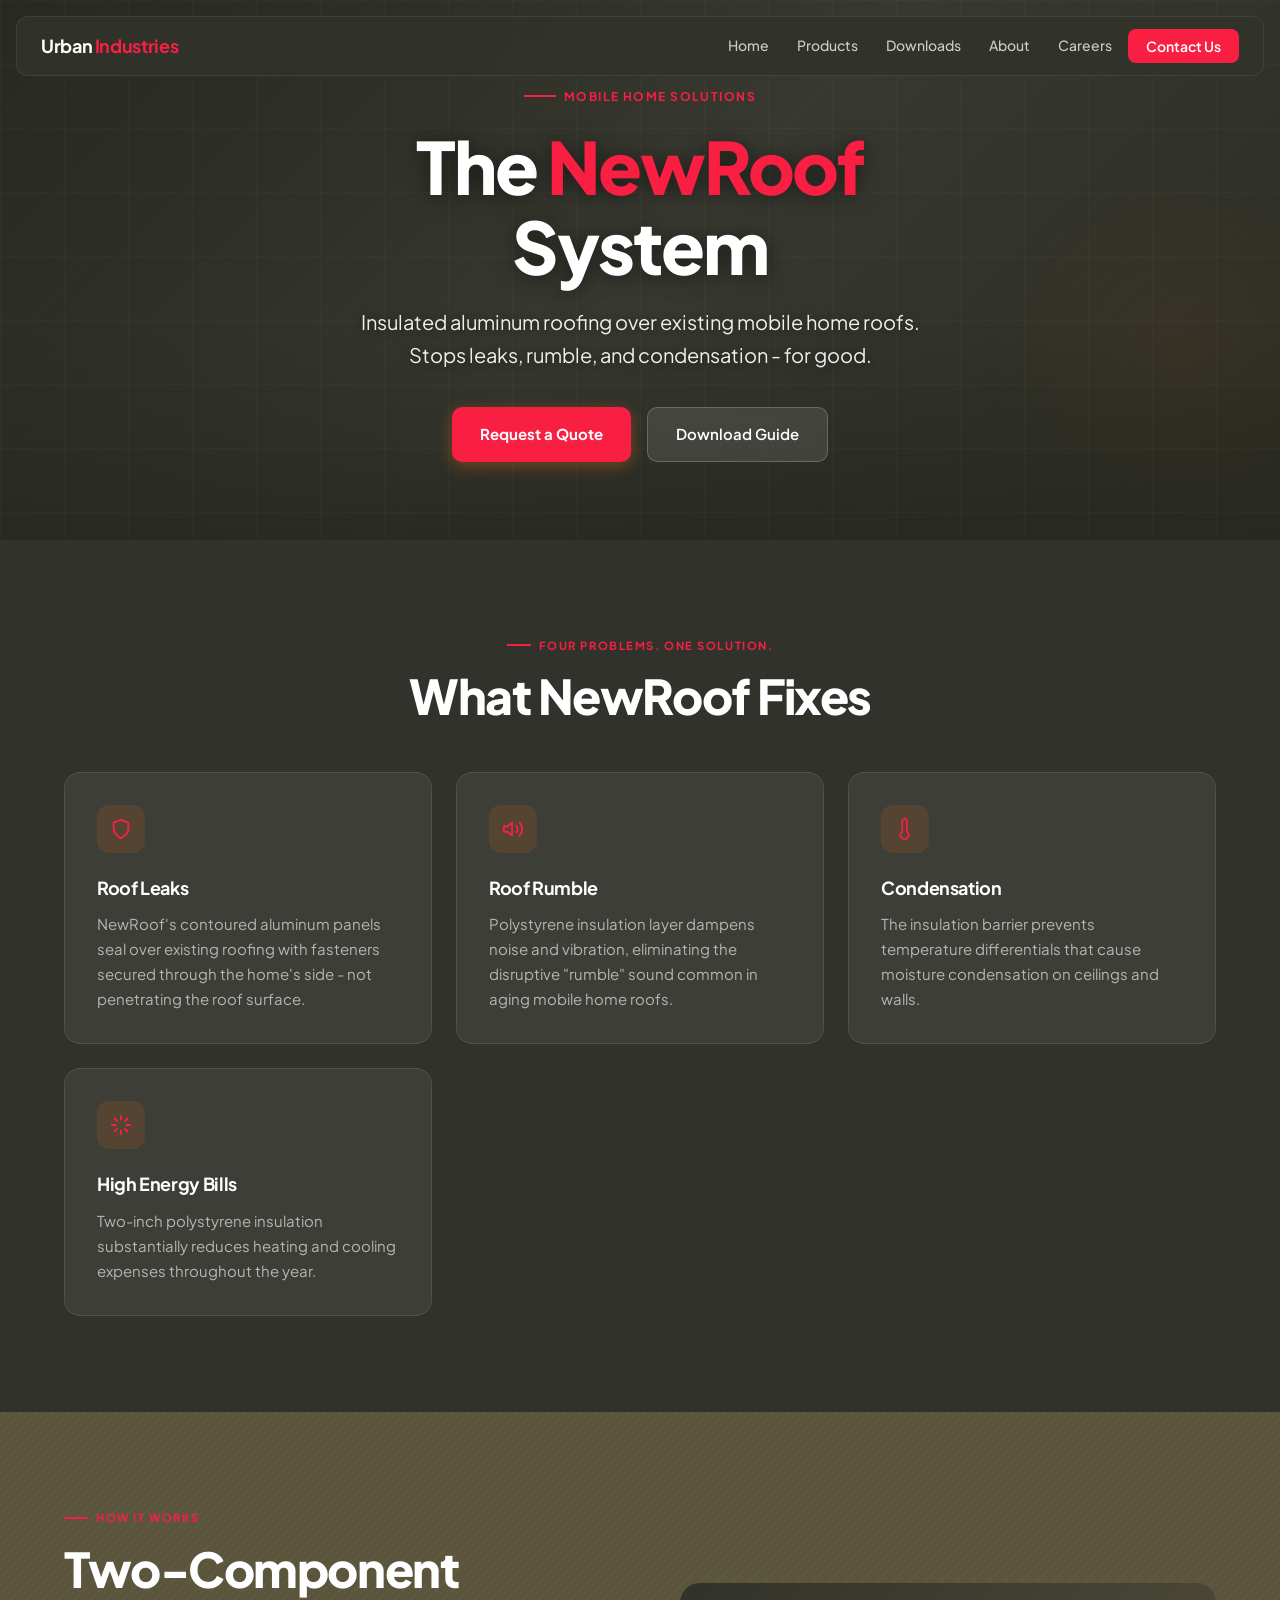
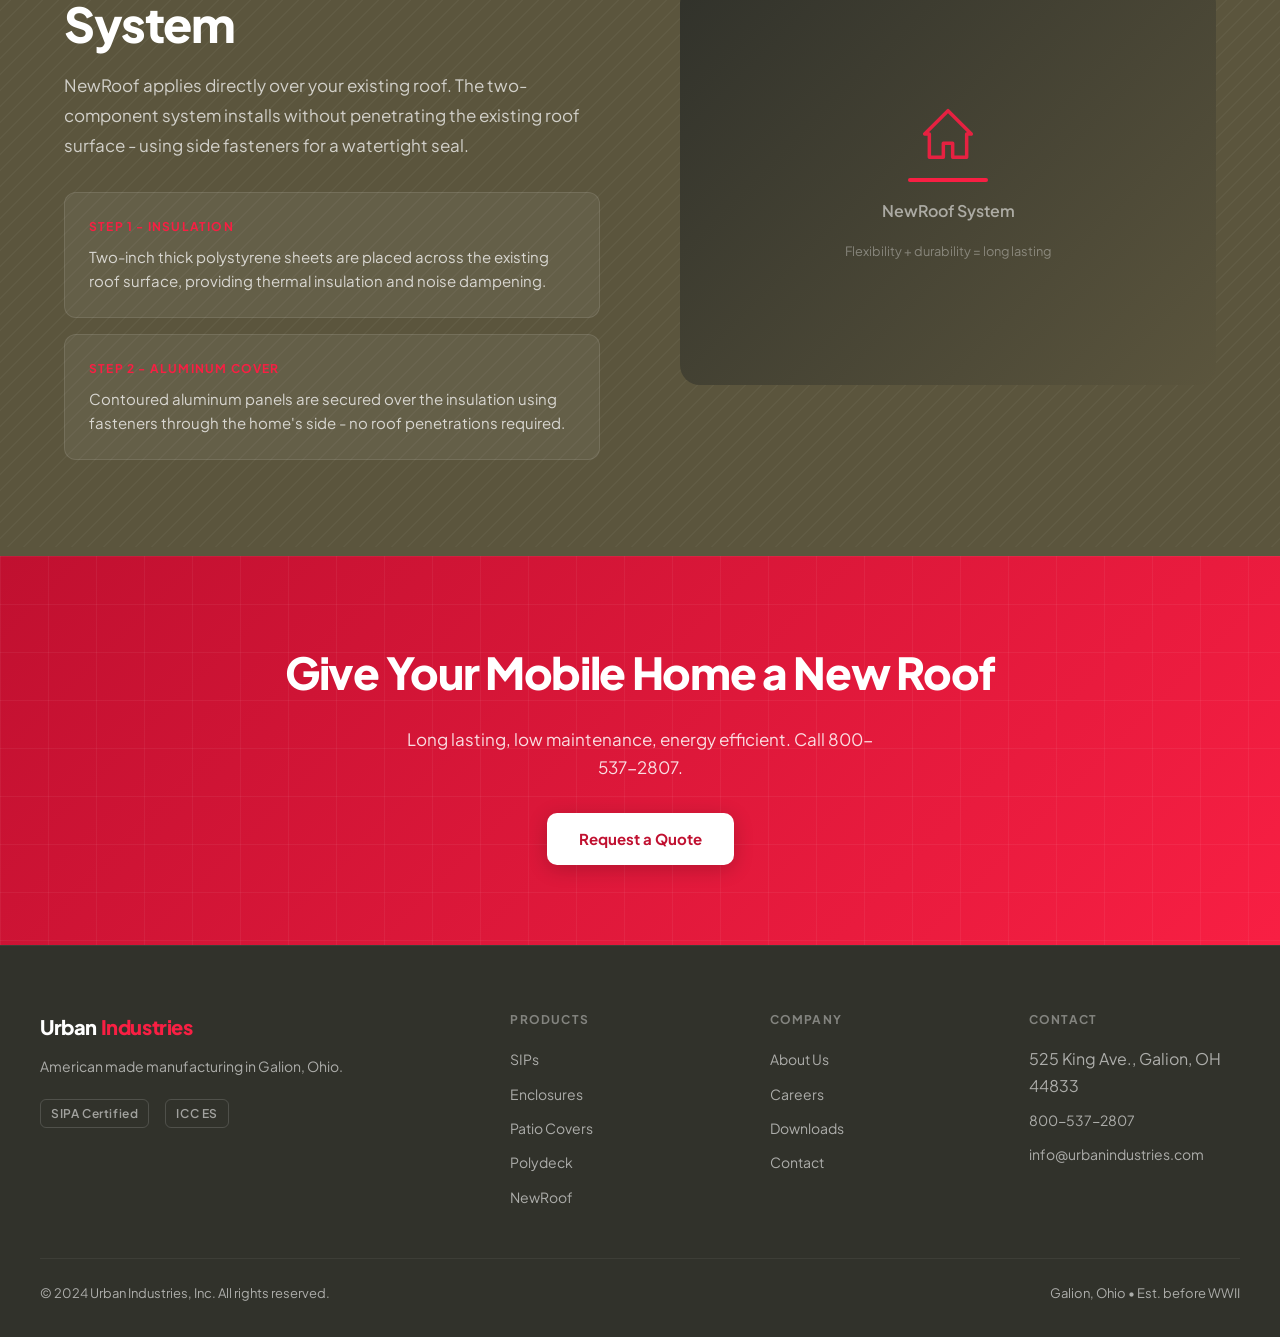
<file: site/products/newroof.html>
<!DOCTYPE html>
<html lang="en">
<head>
  <meta charset="UTF-8">
  <meta name="viewport" content="width=device-width, initial-scale=1.0">
  <title>NewRoof - Mobile Home Roofing System - Urban Industries</title>
  <meta name="description" content="Urban Industries NewRoof: insulated aluminum roofing system for mobile homes. Stops leaks, rumble, and condensation. Long-lasting, low maintenance, energy efficient.">
  <link rel="stylesheet" href="../assets/css/main.css">
</head>
<body>

<div class="scroll-progress" aria-hidden="true"></div>

<nav class="nav" aria-label="Main navigation">
  <a href="../index.html" class="nav-logo">Urban <span>Industries</span></a>
  <ul class="nav-links" id="nav-links">
    <li><a href="../index.html">Home</a></li>
    <li><a href="../products.html">Products</a></li>
    <li><a href="../downloads.html">Downloads</a></li>
    <li><a href="../about.html">About</a></li>
    <li><a href="../careers.html">Careers</a></li>
    <li><a href="../contact.html" class="nav-cta">Contact Us</a></li>
  </ul>
  <button class="nav-mobile-toggle" aria-label="Toggle menu" aria-expanded="false" aria-controls="nav-links">
    <svg width="22" height="22" viewBox="0 0 24 24" fill="none" stroke="currentColor" stroke-width="2" stroke-linecap="round"><line x1="3" y1="6" x2="21" y2="6"/><line x1="3" y1="12" x2="21" y2="12"/><line x1="3" y1="18" x2="21" y2="18"/></svg>
  </button>
</nav>

<section class="parallax-hero" style="height:60vh;min-height:420px;" aria-label="NewRoof hero">
  <div class="parallax-bg" style="background:linear-gradient(135deg,#272820 0%,#3d3e35 50%,#31322B 100%);" aria-hidden="true"></div>
  <div class="hero-overlay" aria-hidden="true"></div>
  <div class="hero-grid-overlay" aria-hidden="true"></div>
  <div class="parallax-layer deco-circle" data-parallax="0.2" style="width:400px;height:400px;bottom:-5%;right:-8%;" aria-hidden="true"></div>
  <div class="hero-content">
    <div class="hero-eyebrow"><span class="hero-eyebrow-line" aria-hidden="true"></span>Mobile Home Solutions</div>
    <h1 class="hero-title">The <em>NewRoof</em><br>System</h1>
    <p class="hero-subtitle">Insulated aluminum roofing over existing mobile home roofs. Stops leaks, rumble, and condensation - for good.</p>
    <div class="hero-actions">
      <a href="../contact.html" class="btn-primary">Request a Quote</a>
      <a href="../downloads.html" class="btn-secondary">Download Guide</a>
    </div>
  </div>
</section>

<!-- Problems -->
<section class="chapter chapter-dark" aria-labelledby="problems-h">
  <div class="chapter-inner">
    <div class="reveal" style="text-align:center;max-width:620px;margin:0 auto 3rem;">
      <p class="section-label" style="justify-content:center;">Four Problems. One Solution.</p>
      <h2 class="section-title section-title-light" id="problems-h">What NewRoof Fixes</h2>
    </div>
    <div class="card-grid card-grid-2 reveal reveal-delay-1">
      <div class="card">
        <div class="card-icon" aria-hidden="true">
          <svg width="22" height="22" viewBox="0 0 24 24" fill="none" stroke="currentColor" stroke-width="2" stroke-linecap="round" stroke-linejoin="round"><path d="M12 22s8-4 8-10V5l-8-3-8 3v7c0 6 8 10 8 10z"/></svg>
        </div>
        <h3 class="card-title card-title-light">Roof Leaks</h3>
        <p class="card-text card-text-light">NewRoof's contoured aluminum panels seal over existing roofing with fasteners secured through the home's side - not penetrating the roof surface.</p>
      </div>
      <div class="card">
        <div class="card-icon" aria-hidden="true">
          <svg width="22" height="22" viewBox="0 0 24 24" fill="none" stroke="currentColor" stroke-width="2" stroke-linecap="round" stroke-linejoin="round"><polygon points="11 5 6 9 2 9 2 15 6 15 11 19 11 5"/><path d="M19.07 4.93a10 10 0 0 1 0 14.14M15.54 8.46a5 5 0 0 1 0 7.07"/></svg>
        </div>
        <h3 class="card-title card-title-light">Roof Rumble</h3>
        <p class="card-text card-text-light">Polystyrene insulation layer dampens noise and vibration, eliminating the disruptive "rumble" sound common in aging mobile home roofs.</p>
      </div>
      <div class="card">
        <div class="card-icon" aria-hidden="true">
          <svg width="22" height="22" viewBox="0 0 24 24" fill="none" stroke="currentColor" stroke-width="2" stroke-linecap="round" stroke-linejoin="round"><path d="M14 14.76V3.5a2.5 2.5 0 0 0-5 0v11.26a4.5 4.5 0 1 0 5 0z"/></svg>
        </div>
        <h3 class="card-title card-title-light">Condensation</h3>
        <p class="card-text card-text-light">The insulation barrier prevents temperature differentials that cause moisture condensation on ceilings and walls.</p>
      </div>
      <div class="card">
        <div class="card-icon" aria-hidden="true">
          <svg width="22" height="22" viewBox="0 0 24 24" fill="none" stroke="currentColor" stroke-width="2" stroke-linecap="round" stroke-linejoin="round"><path d="M12 2v4M12 18v4M4.93 4.93l2.83 2.83M16.24 16.24l2.83 2.83M2 12h4M18 12h4M4.93 19.07l2.83-2.83M16.24 7.76l2.83-2.83"/></svg>
        </div>
        <h3 class="card-title card-title-light">High Energy Bills</h3>
        <p class="card-text card-text-light">Two-inch polystyrene insulation substantially reduces heating and cooling expenses throughout the year.</p>
      </div>
    </div>
  </div>
</section>

<!-- Technical -->
<section class="chapter chapter-steel" aria-labelledby="tech-h">
  <div class="parallax-layer deco-lines" data-parallax="0.05" style="inset:0;" aria-hidden="true"></div>
  <div class="chapter-inner">
    <div class="split">
      <div>
        <div class="reveal">
          <p class="section-label">How It Works</p>
          <h2 class="section-title section-title-light" id="tech-h">Two-Component System</h2>
          <p class="section-body section-body-light">NewRoof applies directly over your existing roof. The two-component system installs without penetrating the existing roof surface - using side fasteners for a watertight seal.</p>
        </div>
        <div class="reveal reveal-delay-1" style="margin-top:2rem;">
          <div style="padding:1.5rem;background:rgba(255,255,255,0.06);border:1px solid rgba(255,255,255,0.1);border-radius:12px;margin-bottom:1rem;">
            <p style="font-size:0.75rem;font-weight:700;color:var(--color-cta);letter-spacing:0.1em;text-transform:uppercase;margin-bottom:0.5rem;">Step 1 - Insulation</p>
            <p style="font-size:0.9375rem;color:rgba(255,255,255,0.75);line-height:1.6;">Two-inch thick polystyrene sheets are placed across the existing roof surface, providing thermal insulation and noise dampening.</p>
          </div>
          <div style="padding:1.5rem;background:rgba(255,255,255,0.06);border:1px solid rgba(255,255,255,0.1);border-radius:12px;">
            <p style="font-size:0.75rem;font-weight:700;color:var(--color-cta);letter-spacing:0.1em;text-transform:uppercase;margin-bottom:0.5rem;">Step 2 - Aluminum Cover</p>
            <p style="font-size:0.9375rem;color:rgba(255,255,255,0.75);line-height:1.6;">Contoured aluminum panels are secured over the insulation using fasteners through the home's side - no roof penetrations required.</p>
          </div>
        </div>
      </div>
      <div class="visual-block reveal reveal-delay-1" style="background:linear-gradient(135deg,#31322B 0%,#5B553D 100%);">
        <div class="visual-block-inner">
          <svg width="56" height="56" viewBox="0 0 24 24" fill="none" stroke="rgba(248,31,67,0.9)" stroke-width="1.5" stroke-linecap="round" stroke-linejoin="round" aria-hidden="true"><polygon points="12 2 22 12 20 12 20 22 14 22 14 16 10 16 10 22 4 22 4 12 2 12 12 2"/></svg>
          <div class="visual-accent"></div>
          <p class="visual-label">NewRoof System</p>
          <p style="color:rgba(255,255,255,0.35);font-size:0.8rem;">Flexibility + durability = long lasting</p>
        </div>
      </div>
    </div>
  </div>
</section>

<div class="cta-band">
  <h2 class="cta-band-title reveal">Give Your Mobile Home a New Roof</h2>
  <p class="cta-band-text reveal reveal-delay-1">Long lasting, low maintenance, energy efficient. Call 800-537-2807.</p>
  <a href="../contact.html" class="btn-white reveal reveal-delay-2">Request a Quote</a>
</div>

<footer class="footer" aria-label="Site footer">
  <div class="footer-inner">
    <div class="footer-grid">
      <div>
        <div class="footer-brand">Urban <span>Industries</span></div>
        <p class="footer-tagline">American made manufacturing in Galion, Ohio.</p>
        <div class="footer-certs" style="margin-top:1.25rem;"><span class="cert-badge">SIPA Certified</span><span class="cert-badge">ICC ES</span></div>
      </div>
      <div>
        <p class="footer-heading">Products</p>
        <ul class="footer-links">
          <li><a href="sips.html">SIPs</a></li>
          <li><a href="enclosures.html">Enclosures</a></li>
          <li><a href="covers.html">Patio Covers</a></li>
          <li><a href="polydeck.html">Polydeck</a></li>
          <li><a href="newroof.html">NewRoof</a></li>
        </ul>
      </div>
      <div>
        <p class="footer-heading">Company</p>
        <ul class="footer-links">
          <li><a href="../about.html">About Us</a></li>
          <li><a href="../careers.html">Careers</a></li>
          <li><a href="../downloads.html">Downloads</a></li>
          <li><a href="../contact.html">Contact</a></li>
        </ul>
      </div>
      <div>
        <p class="footer-heading">Contact</p>
        <ul class="footer-links">
          <li><span style="color:rgba(255,255,255,0.6)">525 King Ave., Galion, OH 44833</span></li>
          <li><a href="tel:8005372807">800-537-2807</a></li>
          <li><a href="mailto:info@urbanindustries.com">info@urbanindustries.com</a></li>
        </ul>
      </div>
    </div>
    <div class="footer-bottom">
      <p>&copy; 2024 Urban Industries, Inc. All rights reserved.</p>
      <p>Galion, Ohio &bull; Est. before WWII</p>
    </div>
  </div>
</footer>

<script src="../assets/js/main.js"></script>
</body>
</html>
</file>
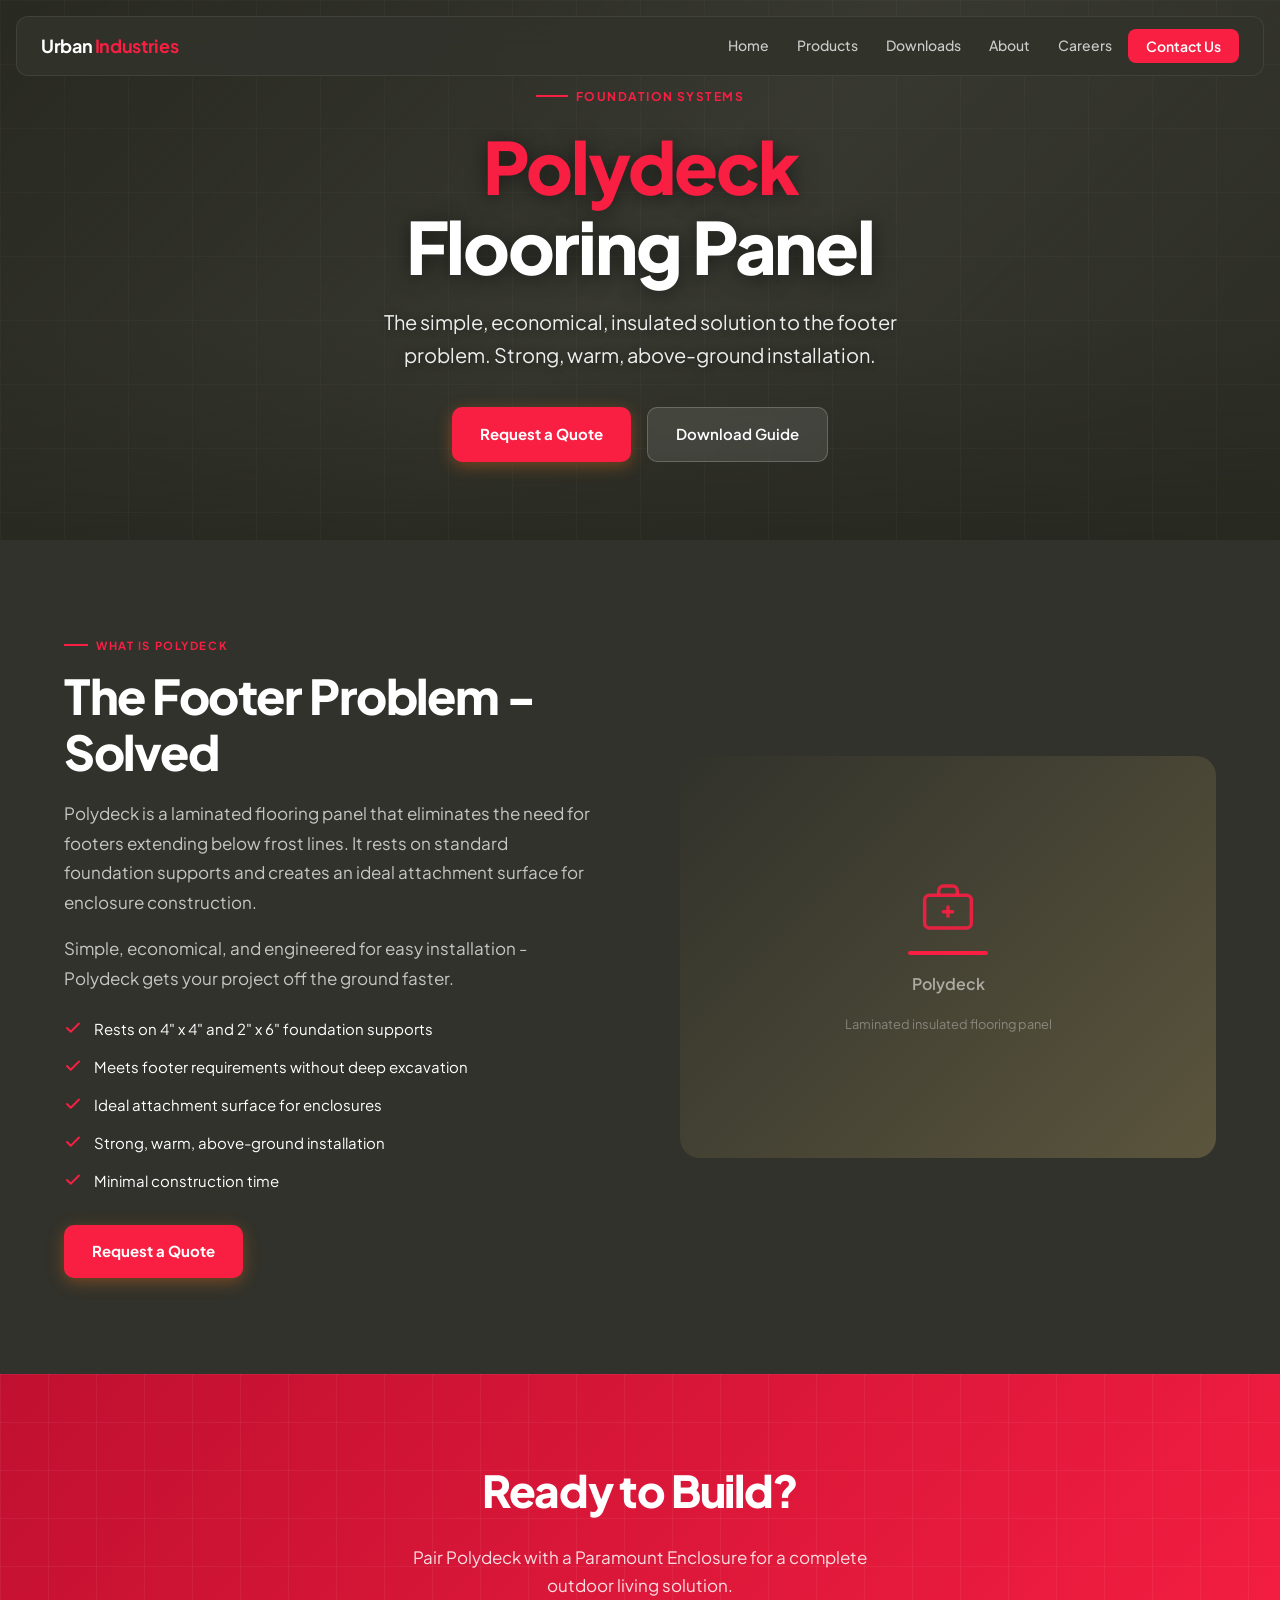
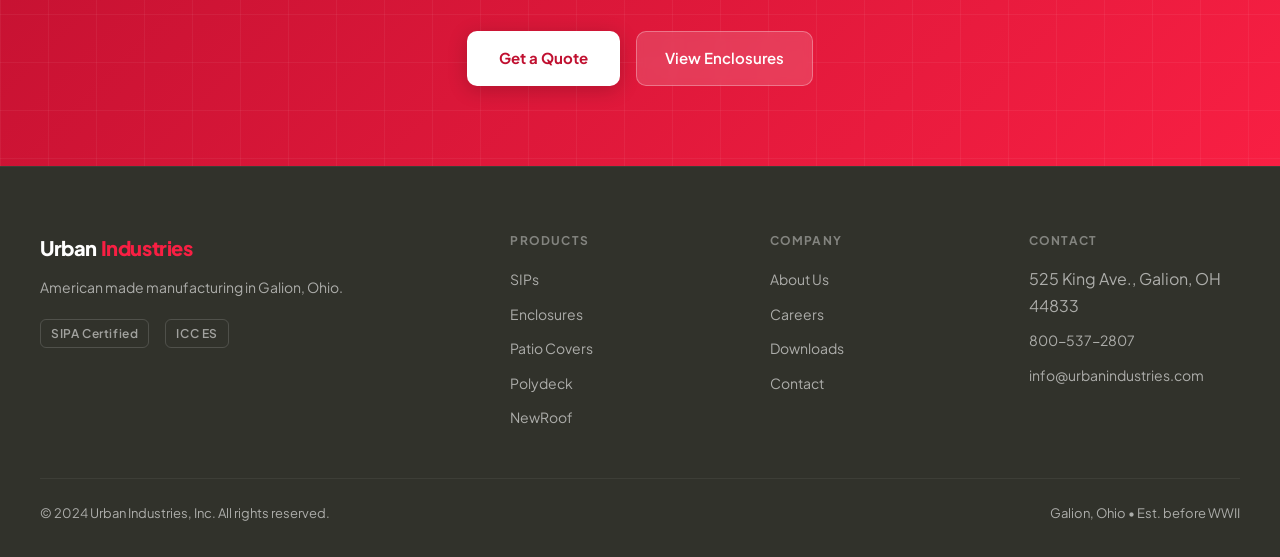
<file: site/products/polydeck.html>
<!DOCTYPE html>
<html lang="en">
<head>
  <meta charset="UTF-8">
  <meta name="viewport" content="width=device-width, initial-scale=1.0">
  <title>Polydeck - Insulated Flooring Panel - Urban Industries</title>
  <meta name="description" content="Urban Industries Polydeck: laminated insulated flooring panel, the economical solution for footers below frost lines. Foundation surface for enclosure construction.">
  <link rel="stylesheet" href="../assets/css/main.css">
</head>
<body>

<div class="scroll-progress" aria-hidden="true"></div>

<nav class="nav" aria-label="Main navigation">
  <a href="../index.html" class="nav-logo">Urban <span>Industries</span></a>
  <ul class="nav-links" id="nav-links">
    <li><a href="../index.html">Home</a></li>
    <li><a href="../products.html">Products</a></li>
    <li><a href="../downloads.html">Downloads</a></li>
    <li><a href="../about.html">About</a></li>
    <li><a href="../careers.html">Careers</a></li>
    <li><a href="../contact.html" class="nav-cta">Contact Us</a></li>
  </ul>
  <button class="nav-mobile-toggle" aria-label="Toggle menu" aria-expanded="false" aria-controls="nav-links">
    <svg width="22" height="22" viewBox="0 0 24 24" fill="none" stroke="currentColor" stroke-width="2" stroke-linecap="round"><line x1="3" y1="6" x2="21" y2="6"/><line x1="3" y1="12" x2="21" y2="12"/><line x1="3" y1="18" x2="21" y2="18"/></svg>
  </button>
</nav>

<section class="parallax-hero" style="height:60vh;min-height:420px;" aria-label="Polydeck hero">
  <div class="parallax-bg" style="background:linear-gradient(135deg,#272820 0%,#3d3e35 50%,#31322B 100%);" aria-hidden="true"></div>
  <div class="hero-overlay" aria-hidden="true"></div>
  <div class="hero-grid-overlay" aria-hidden="true"></div>
  <div class="hero-content">
    <div class="hero-eyebrow"><span class="hero-eyebrow-line" aria-hidden="true"></span>Foundation Systems</div>
    <h1 class="hero-title"><em>Polydeck</em><br>Flooring Panel</h1>
    <p class="hero-subtitle">The simple, economical, insulated solution to the footer problem. Strong, warm, above-ground installation.</p>
    <div class="hero-actions">
      <a href="../contact.html" class="btn-primary">Request a Quote</a>
      <a href="../downloads.html" class="btn-secondary">Download Guide</a>
    </div>
  </div>
</section>

<section class="chapter chapter-dark" aria-labelledby="poly-overview">
  <div class="chapter-inner">
    <div class="split">
      <div>
        <div class="reveal">
          <p class="section-label">What Is Polydeck</p>
          <h2 class="section-title section-title-light" id="poly-overview">The Footer Problem - Solved</h2>
          <p class="section-body section-body-light">Polydeck is a laminated flooring panel that eliminates the need for footers extending below frost lines. It rests on standard foundation supports and creates an ideal attachment surface for enclosure construction.</p>
          <p class="section-body section-body-light" style="margin-top:1rem;">Simple, economical, and engineered for easy installation - Polydeck gets your project off the ground faster.</p>
        </div>
        <ul class="feature-list reveal reveal-delay-1">
          <li><svg width="18" height="18" viewBox="0 0 24 24" fill="none" stroke="currentColor" stroke-width="2.5" stroke-linecap="round" stroke-linejoin="round" aria-hidden="true"><polyline points="20 6 9 17 4 12"/></svg>Rests on 4" x 4" and 2" x 6" foundation supports</li>
          <li><svg width="18" height="18" viewBox="0 0 24 24" fill="none" stroke="currentColor" stroke-width="2.5" stroke-linecap="round" stroke-linejoin="round" aria-hidden="true"><polyline points="20 6 9 17 4 12"/></svg>Meets footer requirements without deep excavation</li>
          <li><svg width="18" height="18" viewBox="0 0 24 24" fill="none" stroke="currentColor" stroke-width="2.5" stroke-linecap="round" stroke-linejoin="round" aria-hidden="true"><polyline points="20 6 9 17 4 12"/></svg>Ideal attachment surface for enclosures</li>
          <li><svg width="18" height="18" viewBox="0 0 24 24" fill="none" stroke="currentColor" stroke-width="2.5" stroke-linecap="round" stroke-linejoin="round" aria-hidden="true"><polyline points="20 6 9 17 4 12"/></svg>Strong, warm, above-ground installation</li>
          <li><svg width="18" height="18" viewBox="0 0 24 24" fill="none" stroke="currentColor" stroke-width="2.5" stroke-linecap="round" stroke-linejoin="round" aria-hidden="true"><polyline points="20 6 9 17 4 12"/></svg>Minimal construction time</li>
        </ul>
        <div style="margin-top:2rem;" class="reveal reveal-delay-2">
          <a href="../contact.html" class="btn-primary">Request a Quote</a>
        </div>
      </div>
      <div class="visual-block reveal reveal-delay-1" style="background:linear-gradient(135deg,#31322B 0%,#5B553D 100%);">
        <div class="visual-block-inner">
          <svg width="56" height="56" viewBox="0 0 24 24" fill="none" stroke="rgba(248,31,67,0.9)" stroke-width="1.5" stroke-linecap="round" stroke-linejoin="round" aria-hidden="true"><rect x="2" y="7" width="20" height="14" rx="2"/><path d="M16 7V5a2 2 0 0 0-2-2h-4a2 2 0 0 0-2 2v2"/><line x1="12" y1="12" x2="12" y2="16"/><line x1="10" y1="14" x2="14" y2="14"/></svg>
          <div class="visual-accent"></div>
          <p class="visual-label">Polydeck</p>
          <p style="color:rgba(255,255,255,0.35);font-size:0.8rem;">Laminated insulated flooring panel</p>
        </div>
      </div>
    </div>
  </div>
</section>

<div class="cta-band">
  <h2 class="cta-band-title reveal">Ready to Build?</h2>
  <p class="cta-band-text reveal reveal-delay-1">Pair Polydeck with a Paramount Enclosure for a complete outdoor living solution.</p>
  <div style="display:flex;gap:1rem;justify-content:center;flex-wrap:wrap;position:relative;">
    <a href="../contact.html" class="btn-white reveal reveal-delay-2">Get a Quote</a>
    <a href="enclosures.html" class="btn-secondary reveal reveal-delay-3" style="background:rgba(255,255,255,0.15);border-color:rgba(255,255,255,0.3);">View Enclosures</a>
  </div>
</div>

<footer class="footer" aria-label="Site footer">
  <div class="footer-inner">
    <div class="footer-grid">
      <div>
        <div class="footer-brand">Urban <span>Industries</span></div>
        <p class="footer-tagline">American made manufacturing in Galion, Ohio.</p>
        <div class="footer-certs" style="margin-top:1.25rem;"><span class="cert-badge">SIPA Certified</span><span class="cert-badge">ICC ES</span></div>
      </div>
      <div>
        <p class="footer-heading">Products</p>
        <ul class="footer-links">
          <li><a href="sips.html">SIPs</a></li>
          <li><a href="enclosures.html">Enclosures</a></li>
          <li><a href="covers.html">Patio Covers</a></li>
          <li><a href="polydeck.html">Polydeck</a></li>
          <li><a href="newroof.html">NewRoof</a></li>
        </ul>
      </div>
      <div>
        <p class="footer-heading">Company</p>
        <ul class="footer-links">
          <li><a href="../about.html">About Us</a></li>
          <li><a href="../careers.html">Careers</a></li>
          <li><a href="../downloads.html">Downloads</a></li>
          <li><a href="../contact.html">Contact</a></li>
        </ul>
      </div>
      <div>
        <p class="footer-heading">Contact</p>
        <ul class="footer-links">
          <li><span style="color:rgba(255,255,255,0.6)">525 King Ave., Galion, OH 44833</span></li>
          <li><a href="tel:8005372807">800-537-2807</a></li>
          <li><a href="mailto:info@urbanindustries.com">info@urbanindustries.com</a></li>
        </ul>
      </div>
    </div>
    <div class="footer-bottom">
      <p>&copy; 2024 Urban Industries, Inc. All rights reserved.</p>
      <p>Galion, Ohio &bull; Est. before WWII</p>
    </div>
  </div>
</footer>

<script src="../assets/js/main.js"></script>
</body>
</html>
</file>
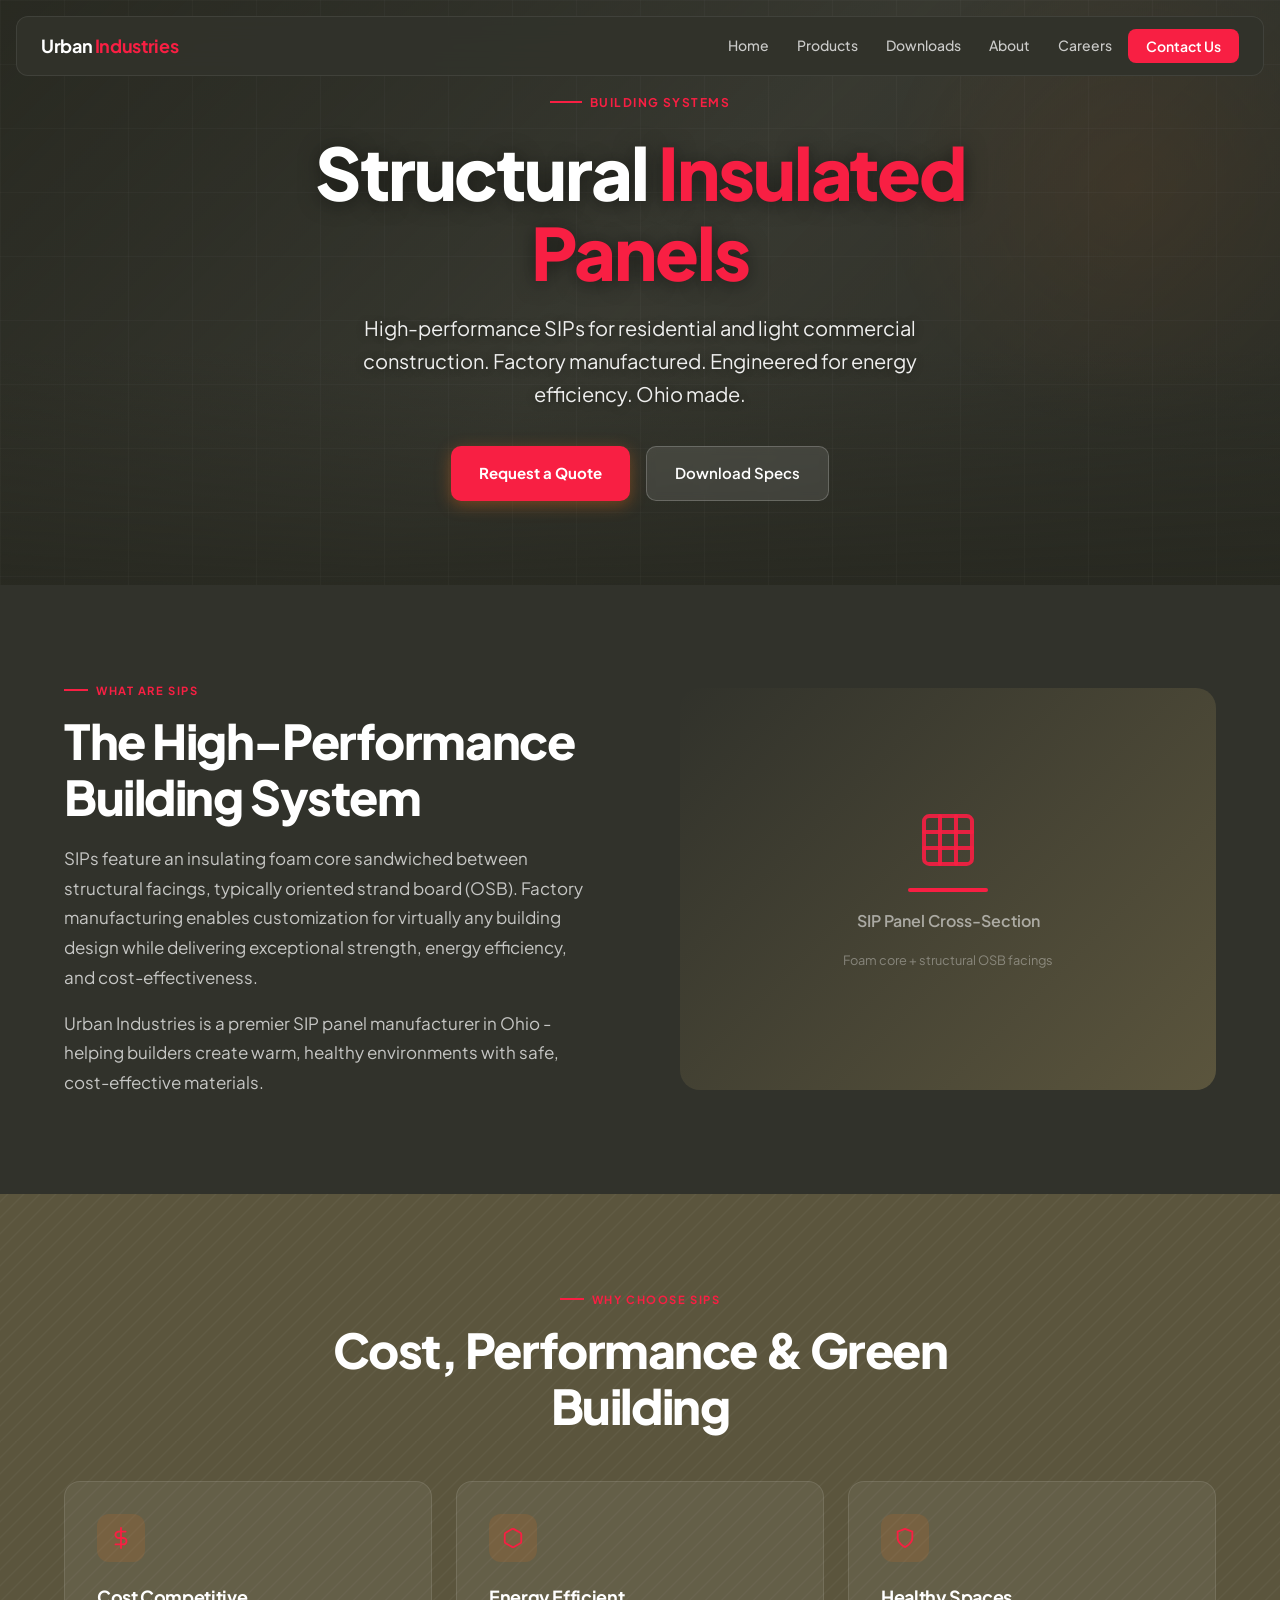
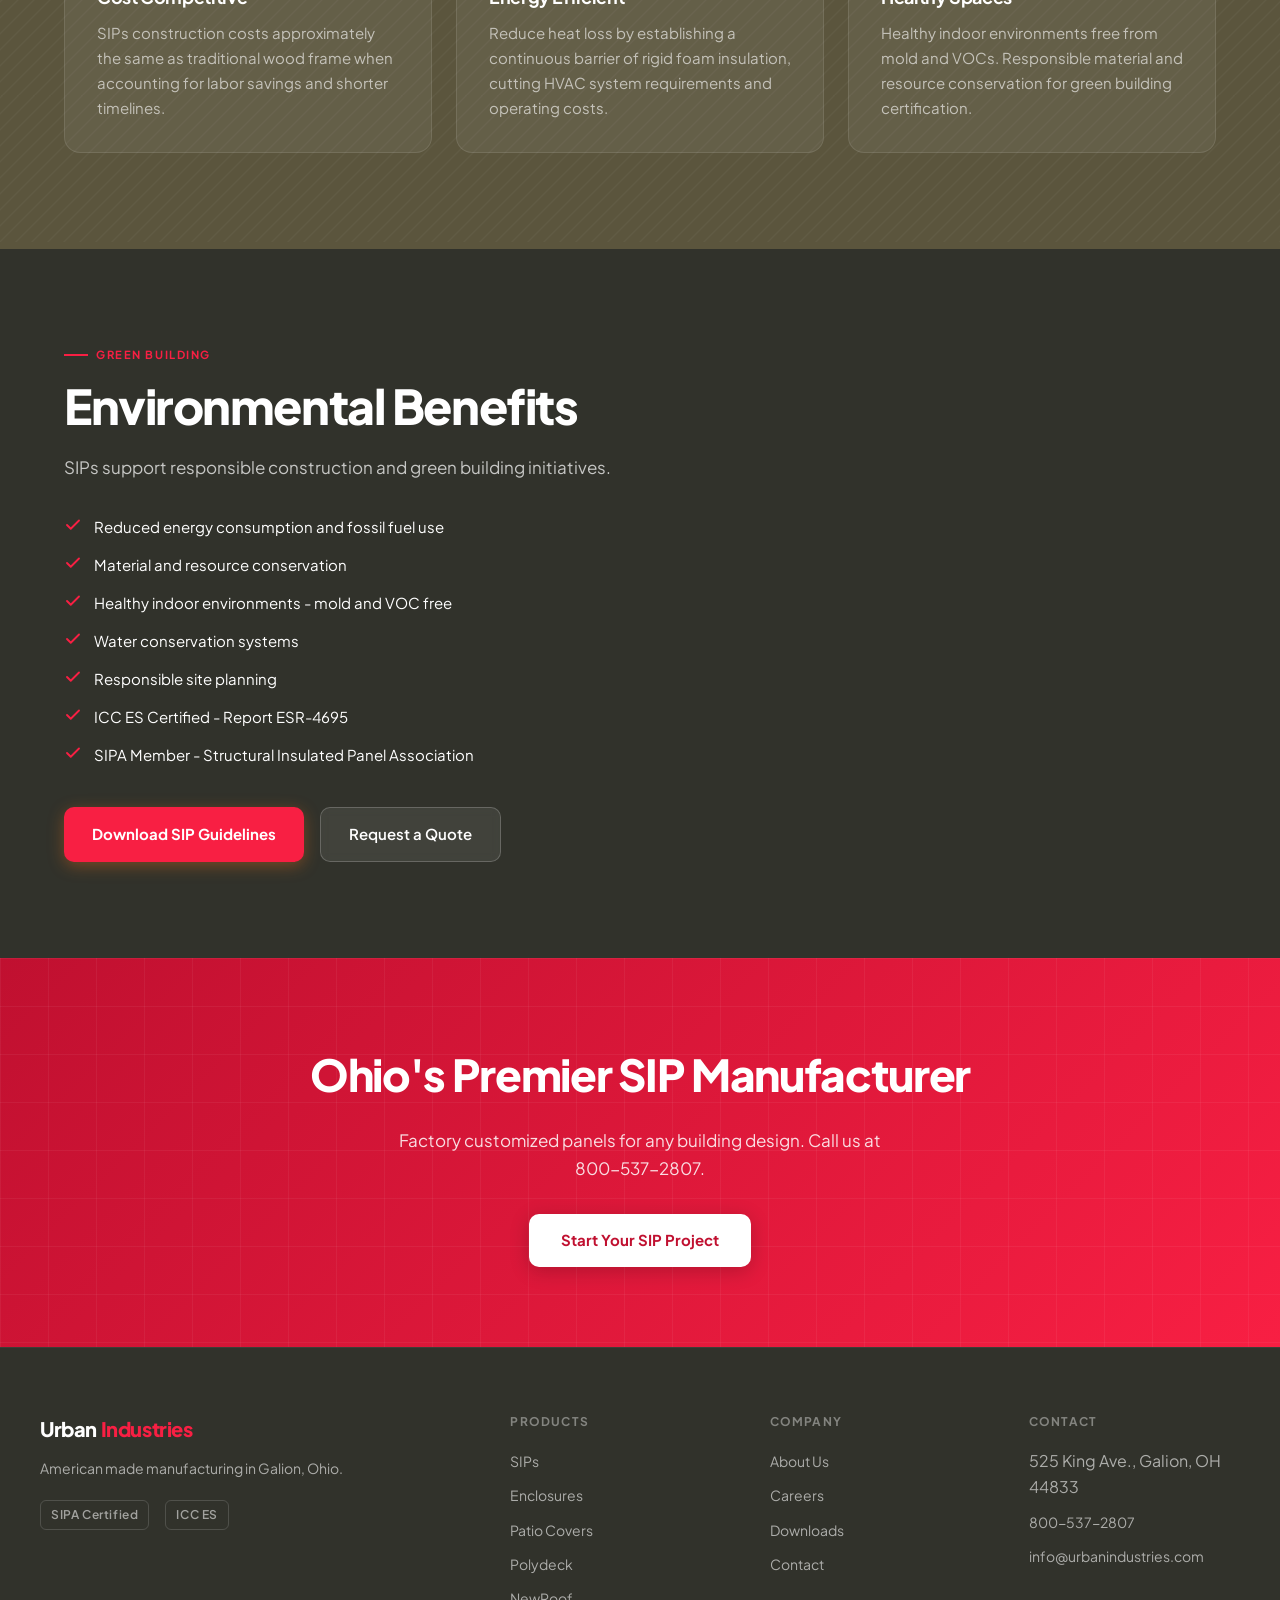
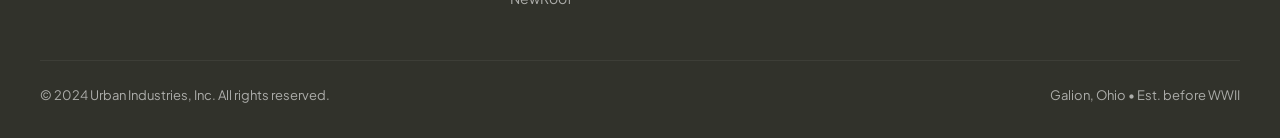
<file: site/products/sips.html>
<!DOCTYPE html>
<html lang="en">
<head>
  <meta charset="UTF-8">
  <meta name="viewport" content="width=device-width, initial-scale=1.0">
  <title>SIPs - Structural Insulated Panels - Urban Industries</title>
  <meta name="description" content="Urban Industries SIPs: high-performance structural insulated panels for residential and commercial construction. ICC ES certified, green building ready.">
  <link rel="stylesheet" href="../assets/css/main.css">
</head>
<body>

<div class="scroll-progress" aria-hidden="true"></div>

<nav class="nav" aria-label="Main navigation">
  <a href="../index.html" class="nav-logo">Urban <span>Industries</span></a>
  <ul class="nav-links" id="nav-links">
    <li><a href="../index.html">Home</a></li>
    <li><a href="../products.html">Products</a></li>
    <li><a href="../downloads.html">Downloads</a></li>
    <li><a href="../about.html">About</a></li>
    <li><a href="../careers.html">Careers</a></li>
    <li><a href="../contact.html" class="nav-cta">Contact Us</a></li>
  </ul>
  <button class="nav-mobile-toggle" aria-label="Toggle menu" aria-expanded="false" aria-controls="nav-links">
    <svg width="22" height="22" viewBox="0 0 24 24" fill="none" stroke="currentColor" stroke-width="2" stroke-linecap="round"><line x1="3" y1="6" x2="21" y2="6"/><line x1="3" y1="12" x2="21" y2="12"/><line x1="3" y1="18" x2="21" y2="18"/></svg>
  </button>
</nav>

<section class="parallax-hero" style="height:65vh;min-height:450px;" aria-label="SIPs hero">
  <div class="parallax-bg" style="background:linear-gradient(135deg,#272820 0%,#3d3e35 50%,#31322B 100%);" aria-hidden="true"></div>
  <div class="hero-overlay" aria-hidden="true"></div>
  <div class="hero-grid-overlay" aria-hidden="true"></div>
  <div class="parallax-layer deco-circle" data-parallax="0.2" style="width:500px;height:500px;top:-10%;right:-8%;" aria-hidden="true"></div>
  <div class="hero-content">
    <div class="hero-eyebrow"><span class="hero-eyebrow-line" aria-hidden="true"></span>Building Systems</div>
    <h1 class="hero-title">Structural <em>Insulated Panels</em></h1>
    <p class="hero-subtitle">High-performance SIPs for residential and light commercial construction. Factory manufactured. Engineered for energy efficiency. Ohio made.</p>
    <div class="hero-actions">
      <a href="../contact.html" class="btn-primary">Request a Quote</a>
      <a href="../downloads.html" class="btn-secondary">Download Specs</a>
    </div>
  </div>
</section>

<!-- Overview -->
<section class="chapter chapter-dark" aria-labelledby="sips-overview">
  <div class="chapter-inner">
    <div class="split">
      <div>
        <div class="reveal">
          <p class="section-label">What Are SIPs</p>
          <h2 class="section-title section-title-light" id="sips-overview">The High-Performance Building System</h2>
          <p class="section-body section-body-light">SIPs feature an insulating foam core sandwiched between structural facings, typically oriented strand board (OSB). Factory manufacturing enables customization for virtually any building design while delivering exceptional strength, energy efficiency, and cost-effectiveness.</p>
          <p class="section-body section-body-light" style="margin-top:1rem;">Urban Industries is a premier SIP panel manufacturer in Ohio - helping builders create warm, healthy environments with safe, cost-effective materials.</p>
        </div>
      </div>
      <div class="visual-block reveal reveal-delay-1" style="background:linear-gradient(135deg,#31322B 0%,#5B553D 100%);">
        <div class="visual-block-inner">
          <svg width="64" height="64" viewBox="0 0 24 24" fill="none" stroke="rgba(248,31,67,0.9)" stroke-width="1.5" stroke-linecap="round" stroke-linejoin="round" aria-hidden="true"><rect x="3" y="3" width="18" height="18" rx="2"/><line x1="3" y1="9" x2="21" y2="9"/><line x1="3" y1="15" x2="21" y2="15"/><line x1="9" y1="3" x2="9" y2="21"/><line x1="15" y1="3" x2="15" y2="21"/></svg>
          <div class="visual-accent"></div>
          <p class="visual-label">SIP Panel Cross-Section</p>
          <p style="color:rgba(255,255,255,0.35);font-size:0.8rem;">Foam core + structural OSB facings</p>
        </div>
      </div>
    </div>
  </div>
</section>

<!-- Cost + Benefits -->
<section class="chapter chapter-steel" aria-labelledby="sips-cost">
  <div class="parallax-layer deco-lines" data-parallax="0.05" style="inset:0;" aria-hidden="true"></div>
  <div class="chapter-inner">
    <div class="reveal" style="text-align:center;max-width:620px;margin:0 auto 3rem;">
      <p class="section-label" style="justify-content:center;">Why Choose SIPs</p>
      <h2 class="section-title section-title-light" id="sips-cost">Cost, Performance &amp; Green Building</h2>
    </div>
    <div class="card-grid card-grid-3">
      <div class="card reveal reveal-delay-1">
        <div class="card-icon" aria-hidden="true">
          <svg width="22" height="22" viewBox="0 0 24 24" fill="none" stroke="currentColor" stroke-width="2" stroke-linecap="round" stroke-linejoin="round"><line x1="12" y1="1" x2="12" y2="23"/><path d="M17 5H9.5a3.5 3.5 0 0 0 0 7h5a3.5 3.5 0 0 1 0 7H6"/></svg>
        </div>
        <h3 class="card-title card-title-light">Cost Competitive</h3>
        <p class="card-text card-text-light">SIPs construction costs approximately the same as traditional wood frame when accounting for labor savings and shorter timelines.</p>
      </div>
      <div class="card reveal reveal-delay-2">
        <div class="card-icon" aria-hidden="true">
          <svg width="22" height="22" viewBox="0 0 24 24" fill="none" stroke="currentColor" stroke-width="2" stroke-linecap="round" stroke-linejoin="round"><path d="M21 16V8a2 2 0 0 0-1-1.73l-7-4a2 2 0 0 0-2 0l-7 4A2 2 0 0 0 3 8v8a2 2 0 0 0 1 1.73l7 4a2 2 0 0 0 2 0l7-4A2 2 0 0 0 21 16z"/></svg>
        </div>
        <h3 class="card-title card-title-light">Energy Efficient</h3>
        <p class="card-text card-text-light">Reduce heat loss by establishing a continuous barrier of rigid foam insulation, cutting HVAC system requirements and operating costs.</p>
      </div>
      <div class="card reveal reveal-delay-3">
        <div class="card-icon" aria-hidden="true">
          <svg width="22" height="22" viewBox="0 0 24 24" fill="none" stroke="currentColor" stroke-width="2" stroke-linecap="round" stroke-linejoin="round"><path d="M12 22s8-4 8-10V5l-8-3-8 3v7c0 6 8 10 8 10z"/></svg>
        </div>
        <h3 class="card-title card-title-light">Healthy Spaces</h3>
        <p class="card-text card-text-light">Healthy indoor environments free from mold and VOCs. Responsible material and resource conservation for green building certification.</p>
      </div>
    </div>
  </div>
</section>

<!-- Environmental Benefits -->
<section class="chapter chapter-dark" aria-labelledby="sips-green">
  <div class="chapter-inner">
    <div class="reveal">
      <p class="section-label">Green Building</p>
      <h2 class="section-title section-title-light" id="sips-green">Environmental Benefits</h2>
      <p class="section-body section-body-light">SIPs support responsible construction and green building initiatives.</p>
    </div>
    <ul class="feature-list reveal reveal-delay-1" style="max-width:600px;margin-top:2rem;">
      <li><svg width="18" height="18" viewBox="0 0 24 24" fill="none" stroke="currentColor" stroke-width="2.5" stroke-linecap="round" stroke-linejoin="round" aria-hidden="true"><polyline points="20 6 9 17 4 12"/></svg>Reduced energy consumption and fossil fuel use</li>
      <li><svg width="18" height="18" viewBox="0 0 24 24" fill="none" stroke="currentColor" stroke-width="2.5" stroke-linecap="round" stroke-linejoin="round" aria-hidden="true"><polyline points="20 6 9 17 4 12"/></svg>Material and resource conservation</li>
      <li><svg width="18" height="18" viewBox="0 0 24 24" fill="none" stroke="currentColor" stroke-width="2.5" stroke-linecap="round" stroke-linejoin="round" aria-hidden="true"><polyline points="20 6 9 17 4 12"/></svg>Healthy indoor environments - mold and VOC free</li>
      <li><svg width="18" height="18" viewBox="0 0 24 24" fill="none" stroke="currentColor" stroke-width="2.5" stroke-linecap="round" stroke-linejoin="round" aria-hidden="true"><polyline points="20 6 9 17 4 12"/></svg>Water conservation systems</li>
      <li><svg width="18" height="18" viewBox="0 0 24 24" fill="none" stroke="currentColor" stroke-width="2.5" stroke-linecap="round" stroke-linejoin="round" aria-hidden="true"><polyline points="20 6 9 17 4 12"/></svg>Responsible site planning</li>
      <li><svg width="18" height="18" viewBox="0 0 24 24" fill="none" stroke="currentColor" stroke-width="2.5" stroke-linecap="round" stroke-linejoin="round" aria-hidden="true"><polyline points="20 6 9 17 4 12"/></svg>ICC ES Certified - Report ESR-4695</li>
      <li><svg width="18" height="18" viewBox="0 0 24 24" fill="none" stroke="currentColor" stroke-width="2.5" stroke-linecap="round" stroke-linejoin="round" aria-hidden="true"><polyline points="20 6 9 17 4 12"/></svg>SIPA Member - Structural Insulated Panel Association</li>
    </ul>
    <div class="reveal reveal-delay-2" style="margin-top:2.5rem;display:flex;gap:1rem;flex-wrap:wrap;">
      <a href="../downloads.html" class="btn-primary">Download SIP Guidelines</a>
      <a href="../contact.html" class="btn-secondary" style="background:rgba(255,255,255,0.08);border-color:rgba(255,255,255,0.2);">Request a Quote</a>
    </div>
  </div>
</section>

<div class="cta-band">
  <h2 class="cta-band-title reveal">Ohio's Premier SIP Manufacturer</h2>
  <p class="cta-band-text reveal reveal-delay-1">Factory customized panels for any building design. Call us at 800-537-2807.</p>
  <a href="../contact.html" class="btn-white reveal reveal-delay-2">Start Your SIP Project</a>
</div>

<footer class="footer" aria-label="Site footer">
  <div class="footer-inner">
    <div class="footer-grid">
      <div>
        <div class="footer-brand">Urban <span>Industries</span></div>
        <p class="footer-tagline">American made manufacturing in Galion, Ohio.</p>
        <div class="footer-certs" style="margin-top:1.25rem;"><span class="cert-badge">SIPA Certified</span><span class="cert-badge">ICC ES</span></div>
      </div>
      <div>
        <p class="footer-heading">Products</p>
        <ul class="footer-links">
          <li><a href="sips.html">SIPs</a></li>
          <li><a href="enclosures.html">Enclosures</a></li>
          <li><a href="covers.html">Patio Covers</a></li>
          <li><a href="polydeck.html">Polydeck</a></li>
          <li><a href="newroof.html">NewRoof</a></li>
        </ul>
      </div>
      <div>
        <p class="footer-heading">Company</p>
        <ul class="footer-links">
          <li><a href="../about.html">About Us</a></li>
          <li><a href="../careers.html">Careers</a></li>
          <li><a href="../downloads.html">Downloads</a></li>
          <li><a href="../contact.html">Contact</a></li>
        </ul>
      </div>
      <div>
        <p class="footer-heading">Contact</p>
        <ul class="footer-links">
          <li><span style="color:rgba(255,255,255,0.6)">525 King Ave., Galion, OH 44833</span></li>
          <li><a href="tel:8005372807">800-537-2807</a></li>
          <li><a href="mailto:info@urbanindustries.com">info@urbanindustries.com</a></li>
        </ul>
      </div>
    </div>
    <div class="footer-bottom">
      <p>&copy; 2024 Urban Industries, Inc. All rights reserved.</p>
      <p>Galion, Ohio &bull; Est. before WWII</p>
    </div>
  </div>
</footer>

<script src="../assets/js/main.js"></script>
</body>
</html>
</file>
<file: site/assets/css/main.css>
@import url('https://fonts.googleapis.com/css2?family=Plus+Jakarta+Sans:wght@300;400;500;600;700;800&display=swap');

:root {
  --color-primary: #82825F;
  --color-secondary: #8794A2;
  --color-cta: #F81F43;
  --color-cta-hover: #D91535;
  --color-bg: #E1DDDF;
  --color-text: #31322B;
  --color-text-muted: #595E70;
  --color-dark: #31322B;
  --color-dark-mid: #3d3e35;
  --color-steel: #5B553D;
  --color-gold: #C59A58;
  --color-olive: #66723B;
  --color-sage: #99A587;
  --font-base: 'Plus Jakarta Sans', system-ui, sans-serif;
  --z-nav: 50;
  --z-overlay: 15;
  --z-content: 20;
  --z-parallax: 10;
}

*, *::before, *::after { box-sizing: border-box; margin: 0; padding: 0; }

html { scroll-behavior: smooth; font-size: 16px; }

@media (prefers-reduced-motion: reduce) {
  html { scroll-behavior: auto; }
  *, *::before, *::after {
    animation-duration: 0.01ms !important;
    animation-iteration-count: 1 !important;
    transition-duration: 0.01ms !important;
  }
  .parallax-layer { transform: none !important; }
}

body {
  font-family: var(--font-base);
  color: var(--color-text);
  background: var(--color-bg);
  overflow-x: hidden;
  line-height: 1.65;
}

/* ─── Navigation ─────────────────────────────────────────────── */
.nav {
  position: fixed;
  top: 1rem;
  left: 1rem;
  right: 1rem;
  z-index: var(--z-nav);
  background: rgba(49, 50, 43, 0.92);
  backdrop-filter: blur(12px);
  -webkit-backdrop-filter: blur(12px);
  border: 1px solid rgba(255,255,255,0.08);
  border-radius: 12px;
  padding: 0.875rem 1.5rem;
  display: flex;
  align-items: center;
  justify-content: space-between;
  transition: background 0.3s ease;
}

.nav-logo {
  font-weight: 700;
  font-size: 1.125rem;
  color: #fff;
  text-decoration: none;
  letter-spacing: -0.02em;
}

.nav-logo span { color: var(--color-cta); }

.nav-links {
  display: flex;
  gap: 0.25rem;
  list-style: none;
  align-items: center;
}

.nav-links a {
  color: rgba(255,255,255,0.75);
  text-decoration: none;
  font-size: 0.875rem;
  font-weight: 500;
  padding: 0.4rem 0.75rem;
  border-radius: 6px;
  transition: color 0.2s, background 0.2s;
}

.nav-links a:hover { color: #fff; background: rgba(255,255,255,0.1); }
.nav-links a.active { color: #fff; background: rgba(249,115,22,0.2); }

.nav-cta {
  background: var(--color-cta) !important;
  color: #fff !important;
  padding: 0.5rem 1.125rem !important;
  border-radius: 8px !important;
  font-weight: 600 !important;
  transition: background 0.2s !important;
}

.nav-cta:hover { background: var(--color-cta-hover) !important; }

.nav-mobile-toggle {
  display: none;
  background: none;
  border: none;
  cursor: pointer;
  color: #fff;
  padding: 0.25rem;
}

/* ─── Progress Bar ────────────────────────────────────────────── */
.scroll-progress {
  position: fixed;
  top: 0;
  left: 0;
  height: 3px;
  background: var(--color-cta);
  z-index: 100;
  width: 0%;
  transition: width 0.1s linear;
}

/* ─── Parallax Hero ───────────────────────────────────────────── */
.parallax-hero {
  position: relative;
  height: 100vh;
  min-height: 600px;
  overflow: hidden;
  display: flex;
  align-items: center;
  justify-content: center;
}

.parallax-bg {
  position: absolute;
  inset: -20%;
  background-size: cover;
  background-position: center;
  will-change: transform;
}

.hero-overlay {
  position: absolute;
  inset: 0;
  background:
    linear-gradient(to top, rgba(39,40,32,0.85) 0%, transparent 40%),
    linear-gradient(135deg, rgba(39,40,32,0.72) 0%, rgba(49,50,43,0.42) 50%, rgba(39,40,32,0.65) 100%);
  z-index: var(--z-overlay);
}

.hero-grid-overlay {
  position: absolute;
  inset: 0;
  z-index: var(--z-overlay);
  background-image:
    linear-gradient(rgba(255,255,255,0.025) 1px, transparent 1px),
    linear-gradient(90deg, rgba(255,255,255,0.025) 1px, transparent 1px);
  background-size: 64px 64px;
}

.hero-content {
  position: relative;
  z-index: var(--z-content);
  text-align: center;
  padding: 0 1.5rem;
  max-width: 900px;
}

.hero-eyebrow {
  display: inline-flex;
  align-items: center;
  gap: 0.5rem;
  font-size: 0.75rem;
  font-weight: 700;
  letter-spacing: 0.12em;
  text-transform: uppercase;
  color: var(--color-cta);
  margin-bottom: 1.25rem;
}

.hero-eyebrow-line {
  width: 32px;
  height: 2px;
  background: var(--color-cta);
}

.hero-title {
  font-size: clamp(2.25rem, 6vw, 4.5rem);
  font-weight: 800;
  line-height: 1.1;
  letter-spacing: -0.03em;
  color: #fff;
  margin-bottom: 1.25rem;
  text-shadow: 0 2px 20px rgba(0,0,0,0.5);
}

.hero-title em {
  font-style: normal;
  color: var(--color-cta);
}

.hero-subtitle {
  font-size: clamp(1rem, 2vw, 1.25rem);
  color: rgba(255,255,255,0.92);
  max-width: 600px;
  margin: 0 auto 2.25rem;
  line-height: 1.65;
  text-shadow: 0 1px 8px rgba(0,0,0,0.4);
}

.hero-actions {
  display: flex;
  gap: 1rem;
  justify-content: center;
  flex-wrap: wrap;
}

.btn-primary {
  display: inline-flex;
  align-items: center;
  gap: 0.5rem;
  background: var(--color-cta);
  color: #fff;
  font-weight: 700;
  font-size: 0.9375rem;
  padding: 0.875rem 1.75rem;
  border-radius: 10px;
  text-decoration: none;
  border: none;
  cursor: pointer;
  transition: background 0.2s, transform 0.2s, box-shadow 0.2s;
  box-shadow: 0 4px 16px rgba(249,115,22,0.35);
}

.btn-primary:hover {
  background: var(--color-cta-hover);
  transform: translateY(-2px);
  box-shadow: 0 8px 24px rgba(249,115,22,0.45);
}

.btn-secondary {
  display: inline-flex;
  align-items: center;
  gap: 0.5rem;
  background: rgba(255,255,255,0.1);
  color: #fff;
  font-weight: 600;
  font-size: 0.9375rem;
  padding: 0.875rem 1.75rem;
  border-radius: 10px;
  text-decoration: none;
  border: 1px solid rgba(255,255,255,0.2);
  cursor: pointer;
  transition: background 0.2s, transform 0.2s;
  backdrop-filter: blur(4px);
}

.btn-secondary:hover { background: rgba(255,255,255,0.18); transform: translateY(-2px); }

.scroll-hint {
  position: absolute;
  bottom: 2rem;
  left: 50%;
  transform: translateX(-50%);
  z-index: var(--z-content);
  display: flex;
  flex-direction: column;
  align-items: center;
  gap: 0.5rem;
  color: rgba(255,255,255,0.45);
  font-size: 0.75rem;
  font-weight: 500;
  letter-spacing: 0.1em;
  text-transform: uppercase;
  animation: bounce 2s ease-in-out infinite;
}

@keyframes bounce {
  0%, 100% { transform: translateX(-50%) translateY(0); }
  50% { transform: translateX(-50%) translateY(8px); }
}

.scroll-hint svg { opacity: 0.6; }

/* ─── Chapter Sections ────────────────────────────────────────── */
.chapter {
  position: relative;
  overflow: hidden;
}

.chapter-dark {
  background: var(--color-dark);
  color: #fff;
}

.chapter-steel {
  background: var(--color-steel);
  color: #fff;
}

.chapter-light {
  background: var(--color-bg);
  color: var(--color-text);
}

.chapter-mid {
  background: #d6d2d4;
  color: var(--color-text);
}

.chapter-inner {
  position: relative;
  z-index: var(--z-content);
  max-width: 1200px;
  margin: 0 auto;
  padding: 6rem 1.5rem;
}

.chapter-inner-sm {
  max-width: 800px;
  margin: 0 auto;
  padding: 5rem 1.5rem;
}

/* ─── Section Labels ──────────────────────────────────────────── */
.section-label {
  font-size: 0.7rem;
  font-weight: 700;
  letter-spacing: 0.14em;
  text-transform: uppercase;
  color: var(--color-cta);
  margin-bottom: 0.875rem;
  display: flex;
  align-items: center;
  gap: 0.5rem;
}

.section-label::before {
  content: '';
  display: block;
  width: 24px;
  height: 2px;
  background: var(--color-cta);
}

.section-title {
  font-size: clamp(1.75rem, 4vw, 3rem);
  font-weight: 800;
  letter-spacing: -0.03em;
  line-height: 1.15;
  margin-bottom: 1.25rem;
}

.section-title-light { color: #fff; }
.section-title-dark { color: var(--color-text); }

.section-body {
  font-size: 1.0625rem;
  line-height: 1.75;
  max-width: 65ch;
}

.section-body-light { color: rgba(255,255,255,0.72); }
.section-body-dark { color: var(--color-text-muted); }

/* ─── Parallax Decorative Layers ─────────────────────────────── */
.parallax-layer {
  position: absolute;
  will-change: transform;
  pointer-events: none;
  user-select: none;
}

.deco-circle {
  border-radius: 50%;
  background: radial-gradient(circle, rgba(249,115,22,0.12) 0%, transparent 70%);
}

.deco-lines {
  opacity: 0.04;
  background-image: repeating-linear-gradient(
    -45deg,
    #fff 0,
    #fff 1px,
    transparent 0,
    transparent 50%
  );
  background-size: 16px 16px;
}

/* ─── Cards ───────────────────────────────────────────────────── */
.card-grid {
  display: grid;
  gap: 1.5rem;
  margin-top: 3rem;
}

.card-grid-2 { grid-template-columns: repeat(auto-fit, minmax(280px, 1fr)); }
.card-grid-3 { grid-template-columns: repeat(auto-fit, minmax(260px, 1fr)); }

.card {
  background: rgba(255,255,255,0.06);
  border: 1px solid rgba(255,255,255,0.1);
  border-radius: 16px;
  padding: 2rem;
  transition: transform 0.25s ease, box-shadow 0.25s ease, border-color 0.25s ease;
  cursor: pointer;
}

.card:hover {
  transform: translateY(-4px);
  box-shadow: 0 20px 48px rgba(0,0,0,0.3);
  border-color: rgba(249,115,22,0.4);
}

.card-light {
  background: #fff;
  border-color: #E2E8F0;
  box-shadow: 0 2px 12px rgba(0,0,0,0.06);
}

.card-light:hover {
  box-shadow: 0 16px 40px rgba(0,0,0,0.12);
  border-color: var(--color-cta);
}

.card-icon {
  width: 48px;
  height: 48px;
  background: rgba(249,115,22,0.12);
  border-radius: 12px;
  display: flex;
  align-items: center;
  justify-content: center;
  margin-bottom: 1.25rem;
  color: var(--color-cta);
}

.card-title {
  font-size: 1.125rem;
  font-weight: 700;
  letter-spacing: -0.02em;
  margin-bottom: 0.625rem;
}

.card-title-light { color: #fff; }
.card-title-dark { color: var(--color-text); }

.card-text {
  font-size: 0.9375rem;
  line-height: 1.65;
}

.card-text-light { color: rgba(255,255,255,0.62); }
.card-text-dark { color: var(--color-text-muted); }

.card-link {
  display: inline-flex;
  align-items: center;
  gap: 0.375rem;
  color: var(--color-cta);
  font-size: 0.875rem;
  font-weight: 600;
  text-decoration: none;
  margin-top: 1rem;
  transition: gap 0.2s;
}

.card-link:hover { gap: 0.625rem; }

/* ─── Stats Strip ─────────────────────────────────────────────── */
.stats-strip {
  display: grid;
  grid-template-columns: repeat(auto-fit, minmax(160px, 1fr));
  gap: 0;
  border-top: 1px solid rgba(255,255,255,0.08);
  border-bottom: 1px solid rgba(255,255,255,0.08);
  margin: 4rem 0;
}

.stat-item {
  padding: 2rem 1.5rem;
  text-align: center;
  border-right: 1px solid rgba(255,255,255,0.08);
}

.stat-item:last-child { border-right: none; }

.stat-number {
  font-size: 2.5rem;
  font-weight: 800;
  letter-spacing: -0.04em;
  color: var(--color-gold);
  line-height: 1;
  margin-bottom: 0.25rem;
}

.stat-label {
  font-size: 0.8125rem;
  font-weight: 500;
  color: rgba(255,255,255,0.55);
  text-transform: uppercase;
  letter-spacing: 0.06em;
}

/* ─── Timeline ────────────────────────────────────────────────── */
.timeline {
  position: relative;
  padding-left: 2rem;
  margin-top: 3rem;
}

.timeline::before {
  content: '';
  position: absolute;
  left: 0;
  top: 0;
  bottom: 0;
  width: 2px;
  background: linear-gradient(to bottom, var(--color-cta), rgba(249,115,22,0.2));
}

.timeline-item {
  position: relative;
  padding-bottom: 2.5rem;
  padding-left: 1.5rem;
}

.timeline-item::before {
  content: '';
  position: absolute;
  left: -2.4rem;
  top: 0.375rem;
  width: 12px;
  height: 12px;
  border-radius: 50%;
  background: var(--color-cta);
  border: 2px solid var(--color-dark);
  box-shadow: 0 0 0 4px rgba(249,115,22,0.2);
}

.timeline-date {
  font-size: 0.75rem;
  font-weight: 700;
  color: var(--color-cta);
  letter-spacing: 0.1em;
  text-transform: uppercase;
  margin-bottom: 0.375rem;
}

.timeline-heading {
  font-size: 1.125rem;
  font-weight: 700;
  color: #fff;
  margin-bottom: 0.5rem;
}

.timeline-text {
  font-size: 0.9375rem;
  color: rgba(255,255,255,0.62);
  line-height: 1.65;
}

/* ─── Feature List ────────────────────────────────────────────── */
.feature-list {
  list-style: none;
  display: flex;
  flex-direction: column;
  gap: 0.875rem;
  margin-top: 1.5rem;
}

.feature-list li {
  display: flex;
  align-items: flex-start;
  gap: 0.75rem;
  font-size: 0.9375rem;
  line-height: 1.6;
}

.feature-list li svg {
  flex-shrink: 0;
  color: var(--color-cta);
  margin-top: 0.1rem;
}

/* ─── Two-column split ────────────────────────────────────────── */
.split {
  display: grid;
  grid-template-columns: 1fr 1fr;
  gap: 5rem;
  align-items: center;
}

.split-reverse { direction: rtl; }
.split-reverse > * { direction: ltr; }

@media (max-width: 768px) {
  .split { grid-template-columns: 1fr; gap: 3rem; }
  .split-reverse { direction: ltr; }
}

/* ─── Visual Block ────────────────────────────────────────────── */
.visual-block {
  border-radius: 20px;
  overflow: hidden;
  position: relative;
  aspect-ratio: 4/3;
  background: var(--color-dark-mid);
  display: flex;
  align-items: center;
  justify-content: center;
}

.visual-block-inner {
  position: absolute;
  inset: 0;
  display: flex;
  flex-direction: column;
  align-items: center;
  justify-content: center;
  gap: 1rem;
  padding: 2rem;
  text-align: center;
}

.visual-label {
  font-size: 1rem;
  font-weight: 600;
  color: rgba(255,255,255,0.55);
}

.visual-accent {
  width: 80px;
  height: 4px;
  background: var(--color-cta);
  border-radius: 2px;
}

/* ─── CTA Band ────────────────────────────────────────────────── */
.cta-band {
  background: linear-gradient(135deg, #C01030 0%, var(--color-cta) 100%);
  padding: 5rem 1.5rem;
  text-align: center;
  position: relative;
  overflow: hidden;
}

.cta-band::before {
  content: '';
  position: absolute;
  inset: 0;
  background-image:
    linear-gradient(rgba(255,255,255,0.05) 1px, transparent 1px),
    linear-gradient(90deg, rgba(255,255,255,0.05) 1px, transparent 1px);
  background-size: 48px 48px;
}

.cta-band-title {
  font-size: clamp(1.75rem, 4vw, 2.75rem);
  font-weight: 800;
  color: #fff;
  letter-spacing: -0.03em;
  margin-bottom: 1rem;
  position: relative;
}

.cta-band-text {
  color: rgba(255,255,255,0.85);
  font-size: 1.0625rem;
  margin-bottom: 2rem;
  position: relative;
  max-width: 500px;
  margin-left: auto;
  margin-right: auto;
}

.btn-white {
  display: inline-flex;
  align-items: center;
  gap: 0.5rem;
  background: #fff;
  color: #C01030;
  font-weight: 700;
  font-size: 0.9375rem;
  padding: 0.875rem 2rem;
  border-radius: 10px;
  text-decoration: none;
  position: relative;
  transition: transform 0.2s, box-shadow 0.2s;
  box-shadow: 0 4px 20px rgba(0,0,0,0.2);
}

.btn-white:hover { transform: translateY(-2px); box-shadow: 0 8px 28px rgba(0,0,0,0.25); }

/* ─── Footer ──────────────────────────────────────────────────── */
.footer {
  background: var(--color-dark);
  color: rgba(255,255,255,0.6);
  padding: 4rem 1.5rem 2rem;
  border-top: 1px solid rgba(255,255,255,0.06);
}

.footer-inner {
  max-width: 1200px;
  margin: 0 auto;
}

.footer-grid {
  display: grid;
  grid-template-columns: 2fr repeat(3, 1fr);
  gap: 3rem;
  margin-bottom: 3rem;
}

.footer-brand { font-size: 1.25rem; font-weight: 800; color: #fff; letter-spacing: -0.02em; margin-bottom: 0.75rem; }
.footer-brand span { color: var(--color-cta); }
.footer-tagline { font-size: 0.875rem; line-height: 1.65; }

.footer-heading {
  font-size: 0.75rem;
  font-weight: 700;
  letter-spacing: 0.1em;
  text-transform: uppercase;
  color: rgba(255,255,255,0.4);
  margin-bottom: 1rem;
}

.footer-links { list-style: none; display: flex; flex-direction: column; gap: 0.5rem; }

.footer-links a {
  color: rgba(255,255,255,0.6);
  text-decoration: none;
  font-size: 0.875rem;
  transition: color 0.2s;
}

.footer-links a:hover { color: #fff; }

.footer-bottom {
  border-top: 1px solid rgba(255,255,255,0.06);
  padding-top: 1.5rem;
  display: flex;
  justify-content: space-between;
  align-items: center;
  font-size: 0.8125rem;
  flex-wrap: wrap;
  gap: 0.75rem;
}

.footer-certs { display: flex; align-items: center; gap: 1rem; }
.cert-badge {
  padding: 0.25rem 0.625rem;
  border: 1px solid rgba(255,255,255,0.15);
  border-radius: 6px;
  font-size: 0.75rem;
  font-weight: 600;
  color: rgba(255,255,255,0.55);
  letter-spacing: 0.05em;
}

/* ─── Page Header (inner pages) ──────────────────────────────── */
.page-header {
  background: linear-gradient(135deg, var(--color-dark) 0%, var(--color-steel) 100%);
  padding: 10rem 1.5rem 5rem;
  position: relative;
  overflow: hidden;
  text-align: center;
}

.page-header-bg {
  position: absolute;
  inset: 0;
  background-image:
    linear-gradient(rgba(255,255,255,0.02) 1px, transparent 1px),
    linear-gradient(90deg, rgba(255,255,255,0.02) 1px, transparent 1px);
  background-size: 64px 64px;
}

.page-header-content { position: relative; z-index: 10; }
.page-header h1 {
  font-size: clamp(2rem, 5vw, 3.5rem);
  font-weight: 800;
  color: #fff;
  letter-spacing: -0.03em;
  margin-bottom: 0.875rem;
}

.page-header p {
  font-size: 1.125rem;
  color: rgba(255,255,255,0.65);
  max-width: 560px;
  margin: 0 auto;
  line-height: 1.65;
}

/* ─── Contact Form ────────────────────────────────────────────── */
.form-group { margin-bottom: 1.25rem; }

.form-label {
  display: block;
  font-size: 0.875rem;
  font-weight: 600;
  color: var(--color-text);
  margin-bottom: 0.4rem;
}

.form-input, .form-textarea {
  width: 100%;
  padding: 0.75rem 1rem;
  border: 1.5px solid #CBD5E1;
  border-radius: 8px;
  font-family: var(--font-base);
  font-size: 0.9375rem;
  color: var(--color-text);
  background: #fff;
  transition: border-color 0.2s, box-shadow 0.2s;
  outline: none;
}

.form-input:focus, .form-textarea:focus {
  border-color: var(--color-cta);
  box-shadow: 0 0 0 3px rgba(249,115,22,0.15);
}

.form-textarea { resize: vertical; min-height: 120px; }

/* ─── Contact Info Card ───────────────────────────────────────── */
.contact-card {
  background: var(--color-dark-mid);
  border-radius: 16px;
  padding: 2rem;
  border: 1px solid rgba(255,255,255,0.07);
}

.contact-row {
  display: flex;
  align-items: flex-start;
  gap: 1rem;
  padding: 1rem 0;
  border-bottom: 1px solid rgba(255,255,255,0.07);
}

.contact-row:last-child { border-bottom: none; }

.contact-row-icon {
  width: 40px;
  height: 40px;
  background: rgba(249,115,22,0.12);
  border-radius: 8px;
  display: flex;
  align-items: center;
  justify-content: center;
  color: var(--color-cta);
  flex-shrink: 0;
}

.contact-row-label {
  font-size: 0.75rem;
  font-weight: 700;
  letter-spacing: 0.08em;
  text-transform: uppercase;
  color: rgba(255,255,255,0.4);
  margin-bottom: 0.25rem;
}

.contact-row-value {
  font-size: 0.9375rem;
  color: rgba(255,255,255,0.85);
  line-height: 1.55;
}

.contact-row-value a {
  color: rgba(255,255,255,0.85);
  text-decoration: none;
  transition: color 0.2s;
}

.contact-row-value a:hover { color: var(--color-cta); }

/* ─── Downloads ───────────────────────────────────────────────── */
.download-item {
  display: flex;
  align-items: center;
  gap: 1rem;
  padding: 1.125rem 1.25rem;
  background: rgba(255,255,255,0.04);
  border: 1px solid rgba(255,255,255,0.08);
  border-radius: 10px;
  text-decoration: none;
  cursor: pointer;
  transition: background 0.2s, border-color 0.2s, transform 0.2s;
  margin-bottom: 0.625rem;
}

.download-item:hover {
  background: rgba(249,115,22,0.08);
  border-color: rgba(249,115,22,0.3);
  transform: translateX(4px);
}

.download-item-icon {
  width: 40px;
  height: 40px;
  background: rgba(249,115,22,0.12);
  border-radius: 8px;
  display: flex;
  align-items: center;
  justify-content: center;
  color: var(--color-cta);
  flex-shrink: 0;
}

.download-item-name {
  font-size: 0.9375rem;
  font-weight: 600;
  color: rgba(255,255,255,0.88);
  flex: 1;
}

.download-item-type {
  font-size: 0.75rem;
  color: rgba(255,255,255,0.4);
  font-weight: 500;
}

/* ─── Scroll Reveal ───────────────────────────────────────────── */
.reveal {
  opacity: 0;
  transform: translateY(32px);
  transition: opacity 0.65s ease, transform 0.65s ease;
}

.reveal.visible {
  opacity: 1;
  transform: translateY(0);
}

.reveal-delay-1 { transition-delay: 0.1s; }
.reveal-delay-2 { transition-delay: 0.2s; }
.reveal-delay-3 { transition-delay: 0.3s; }
.reveal-delay-4 { transition-delay: 0.4s; }
.reveal-delay-5 { transition-delay: 0.5s; }

/* ─── Responsive ──────────────────────────────────────────────── */
@media (max-width: 900px) {
  .footer-grid { grid-template-columns: 1fr 1fr; }
}

@media (max-width: 640px) {
  .nav-links { display: none; }
  .nav-mobile-toggle { display: flex; }
  .nav-links.open {
    display: flex;
    flex-direction: column;
    position: absolute;
    top: calc(100% + 0.75rem);
    left: 0;
    right: 0;
    background: rgba(39,40,32,0.98);
    border-radius: 12px;
    padding: 1rem;
    border: 1px solid rgba(255,255,255,0.08);
  }
  .footer-grid { grid-template-columns: 1fr; gap: 2rem; }
  .stats-strip { grid-template-columns: 1fr 1fr; }
  .stat-item:nth-child(2n) { border-right: none; }
  .chapter-inner { padding: 4rem 1rem; }
}
</file>
